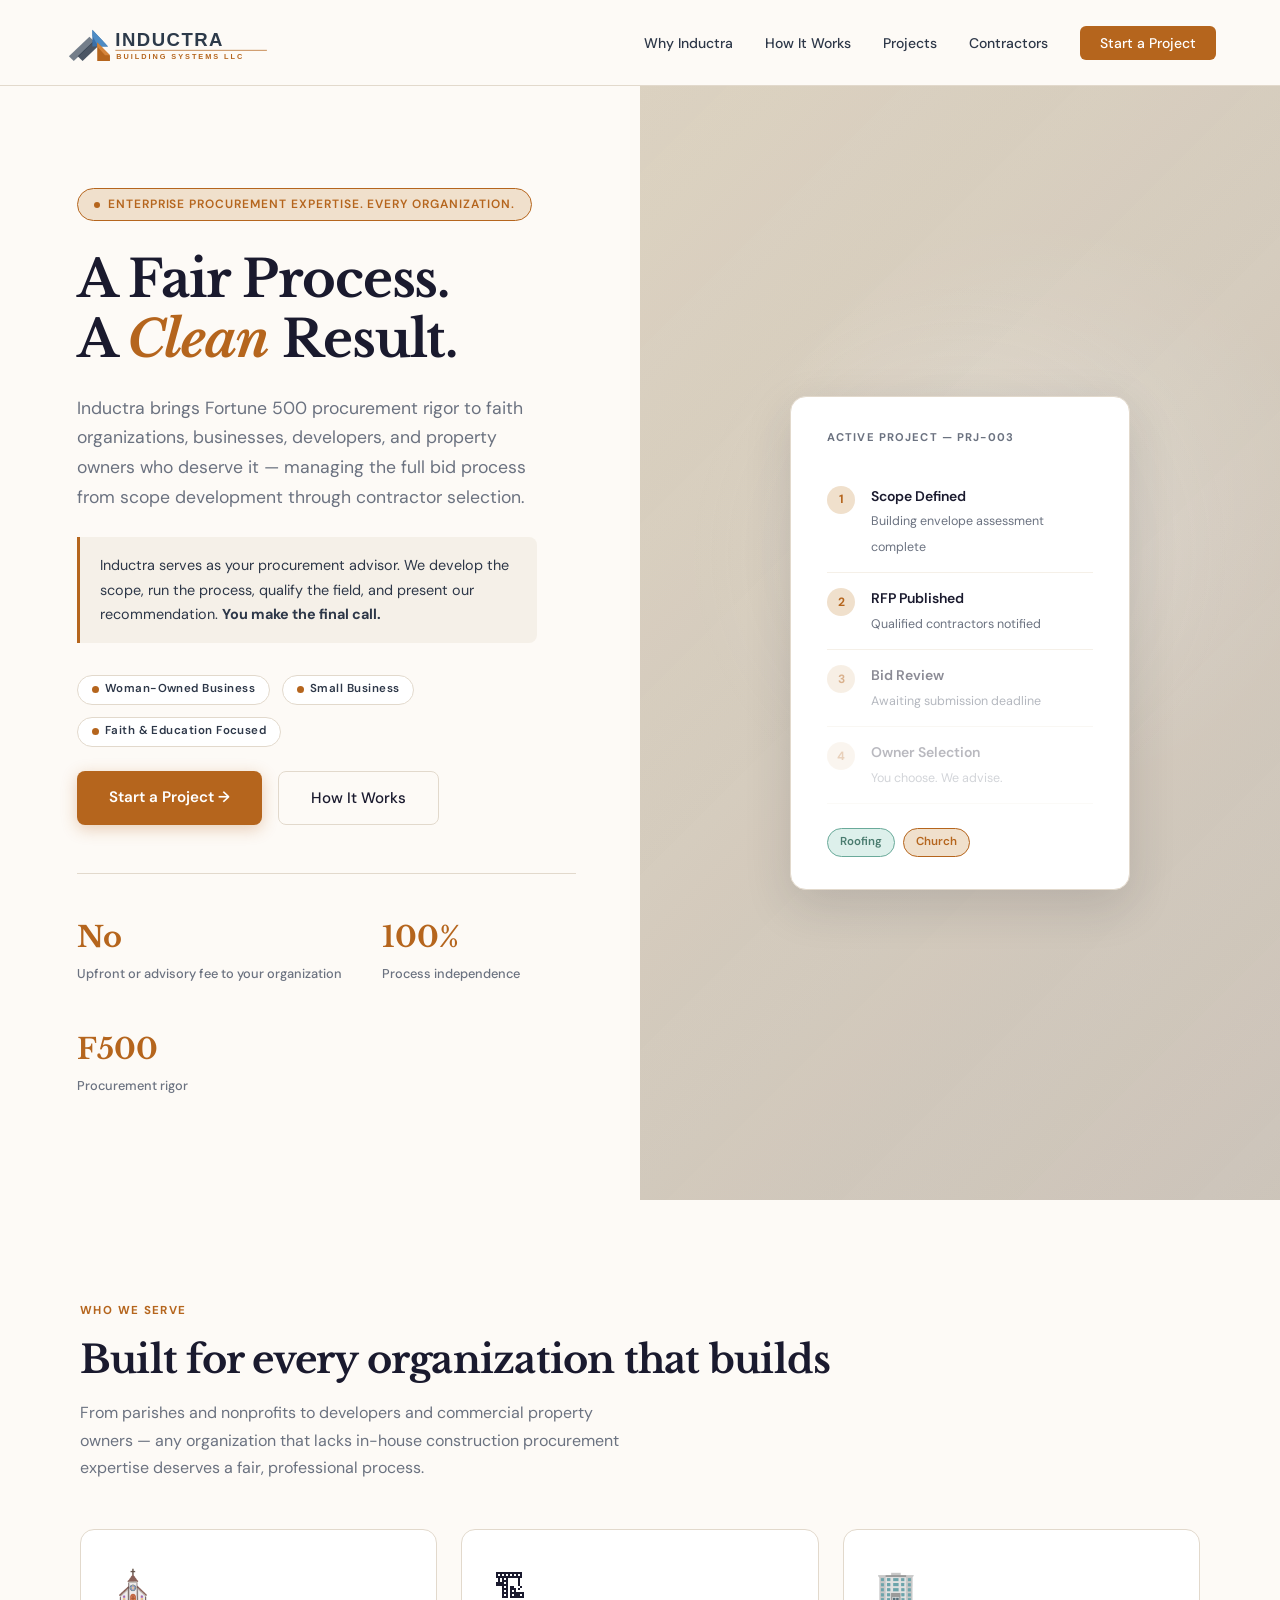
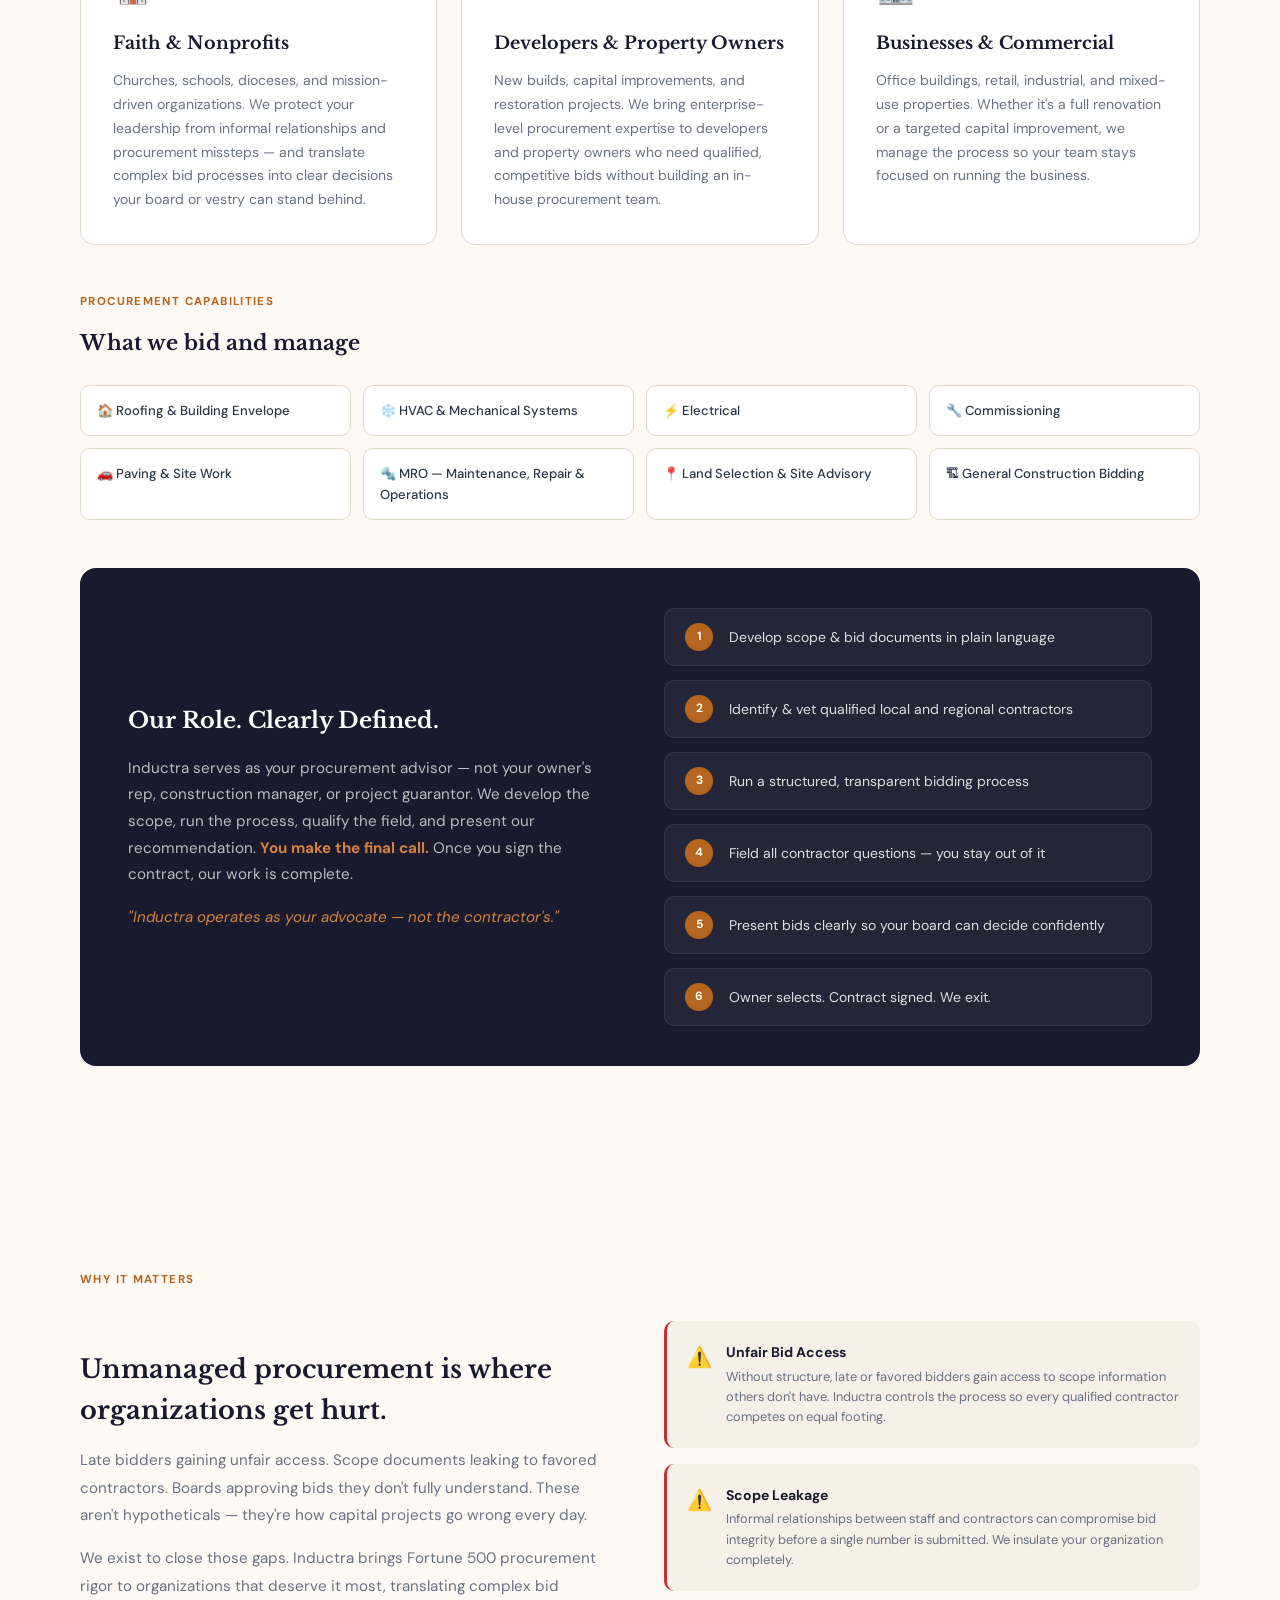
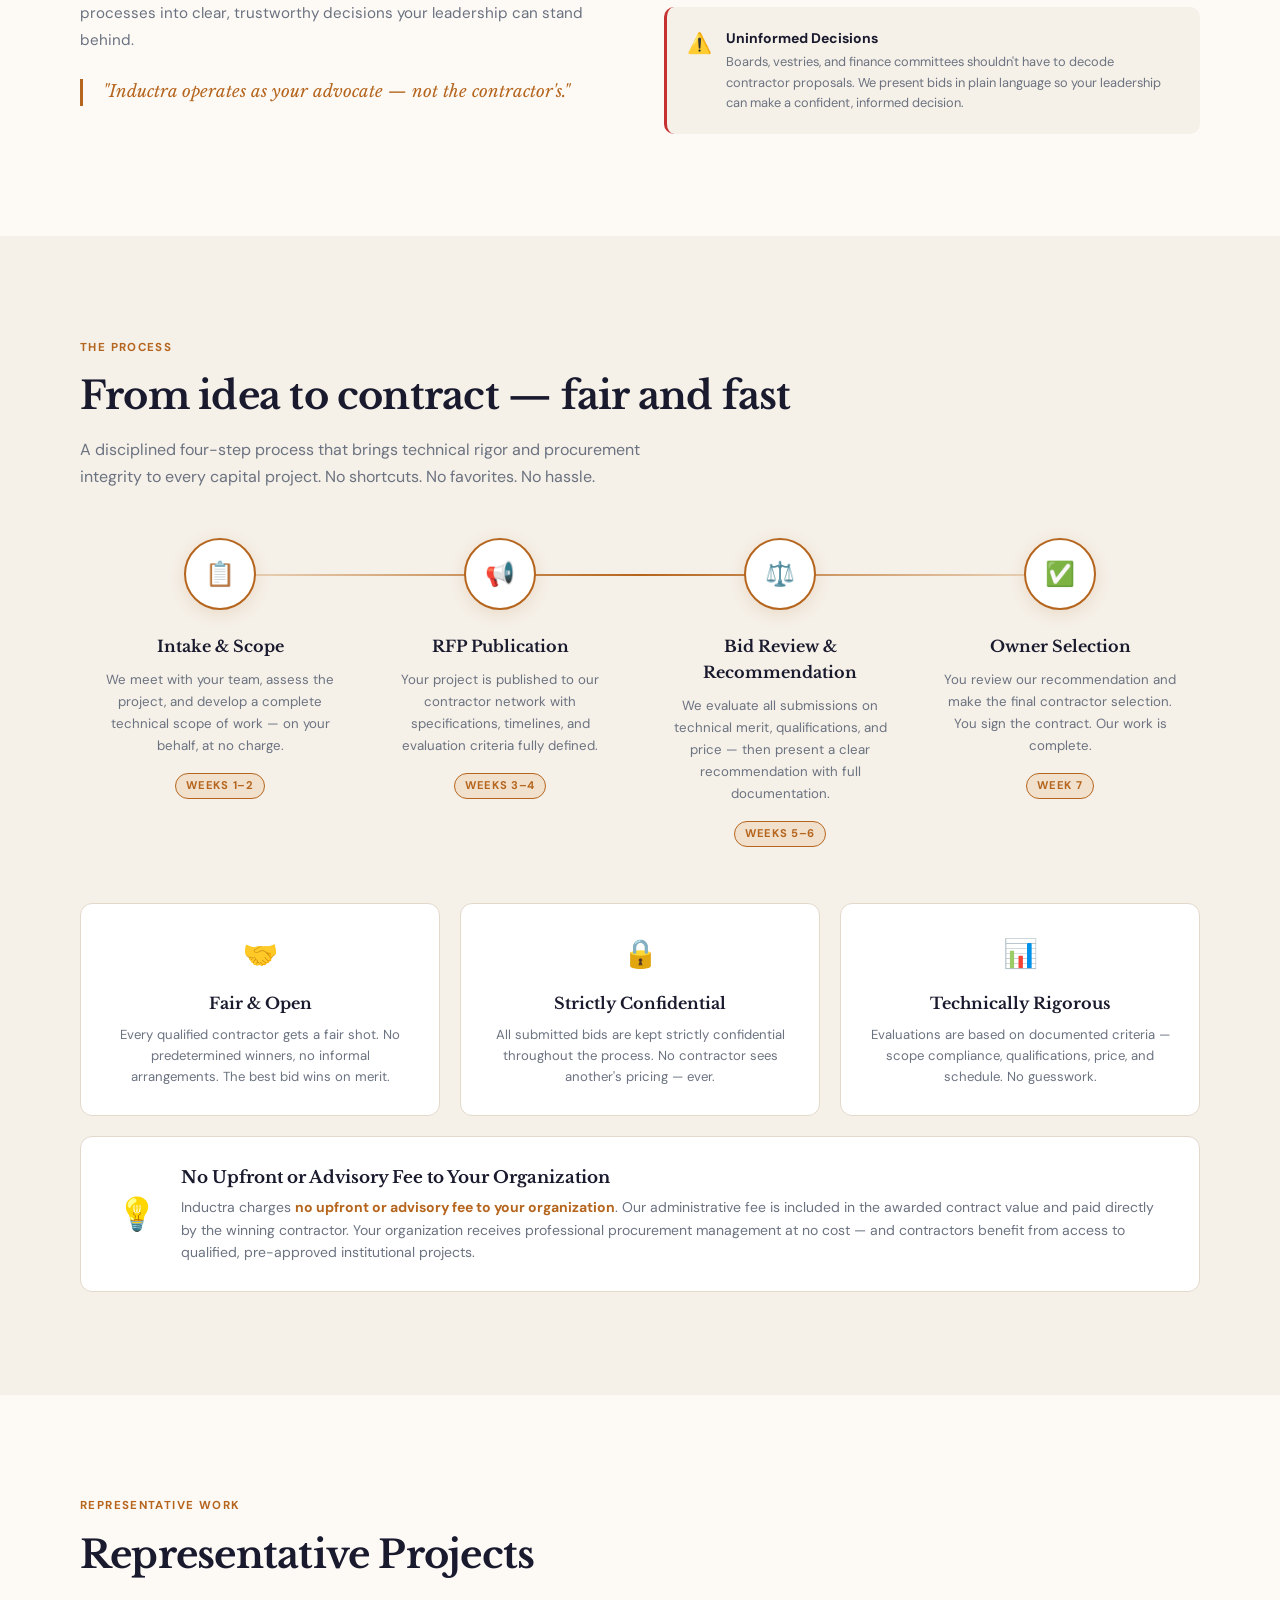
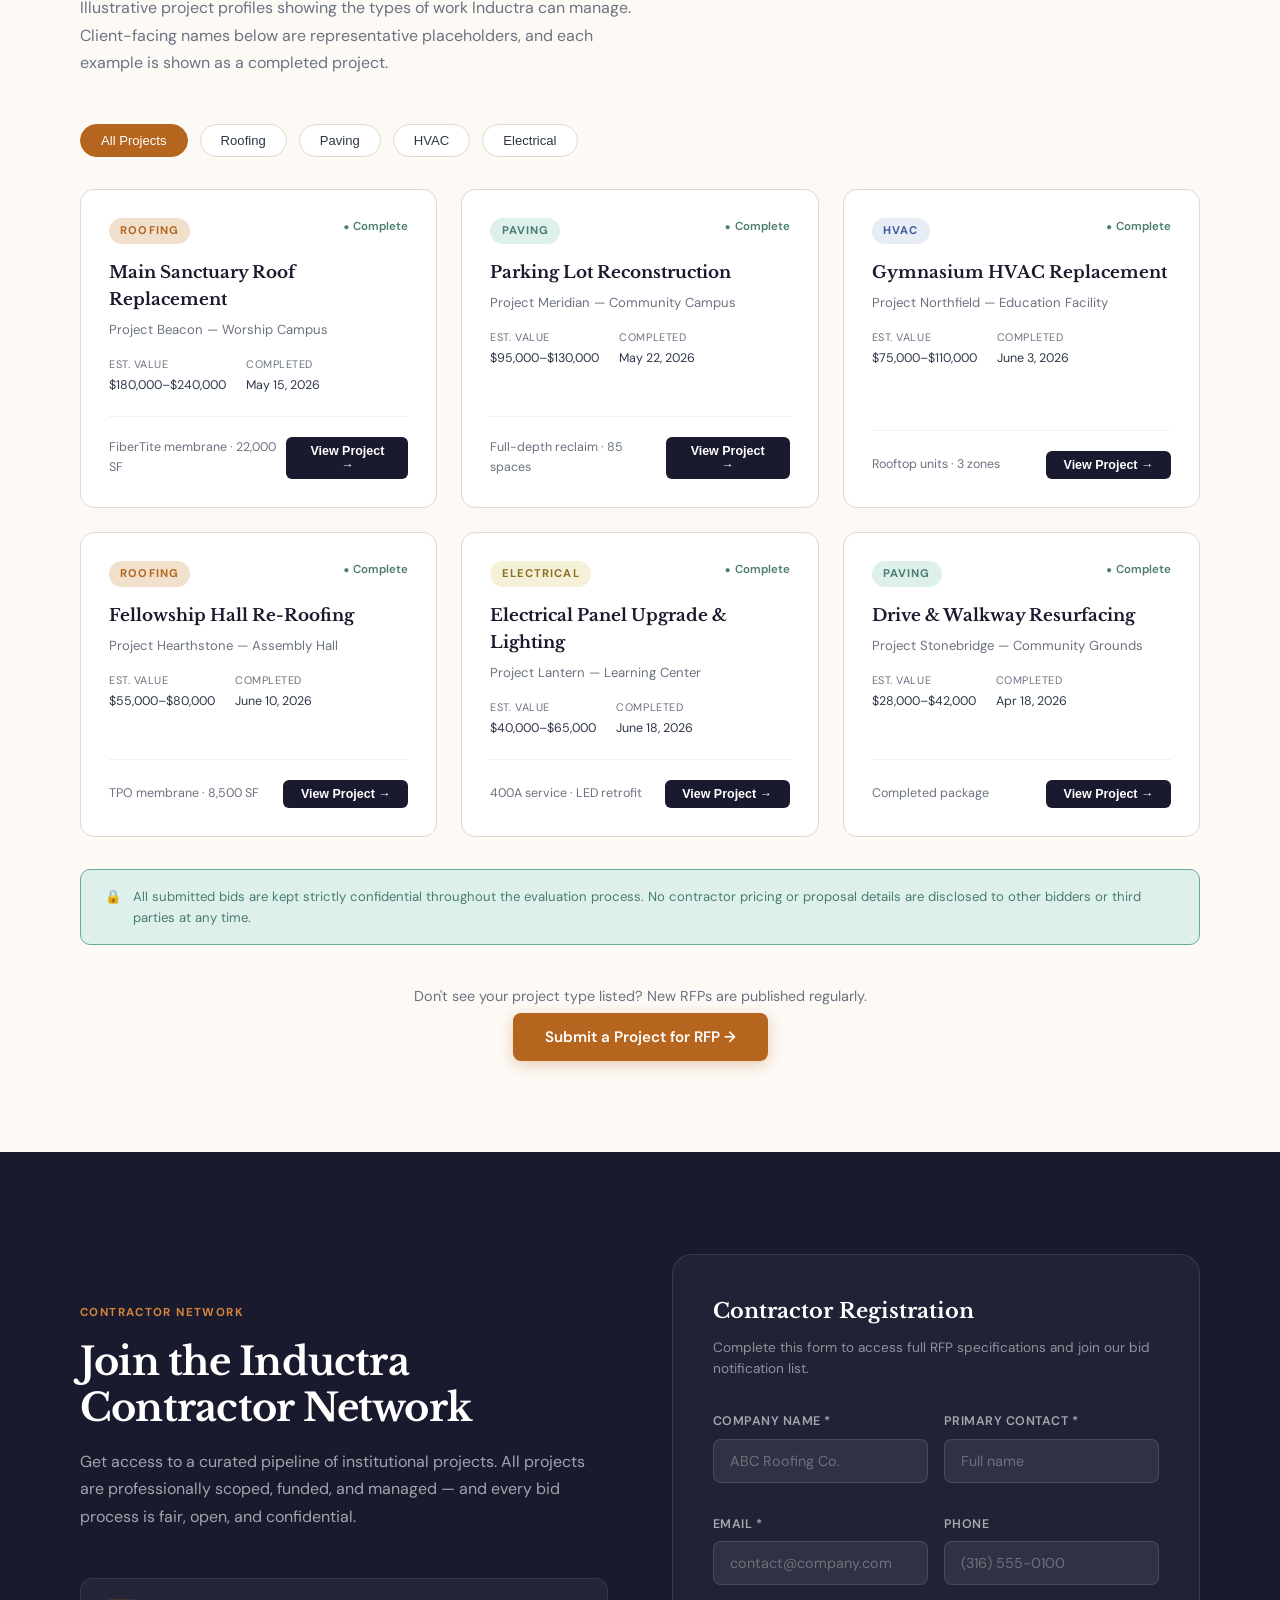
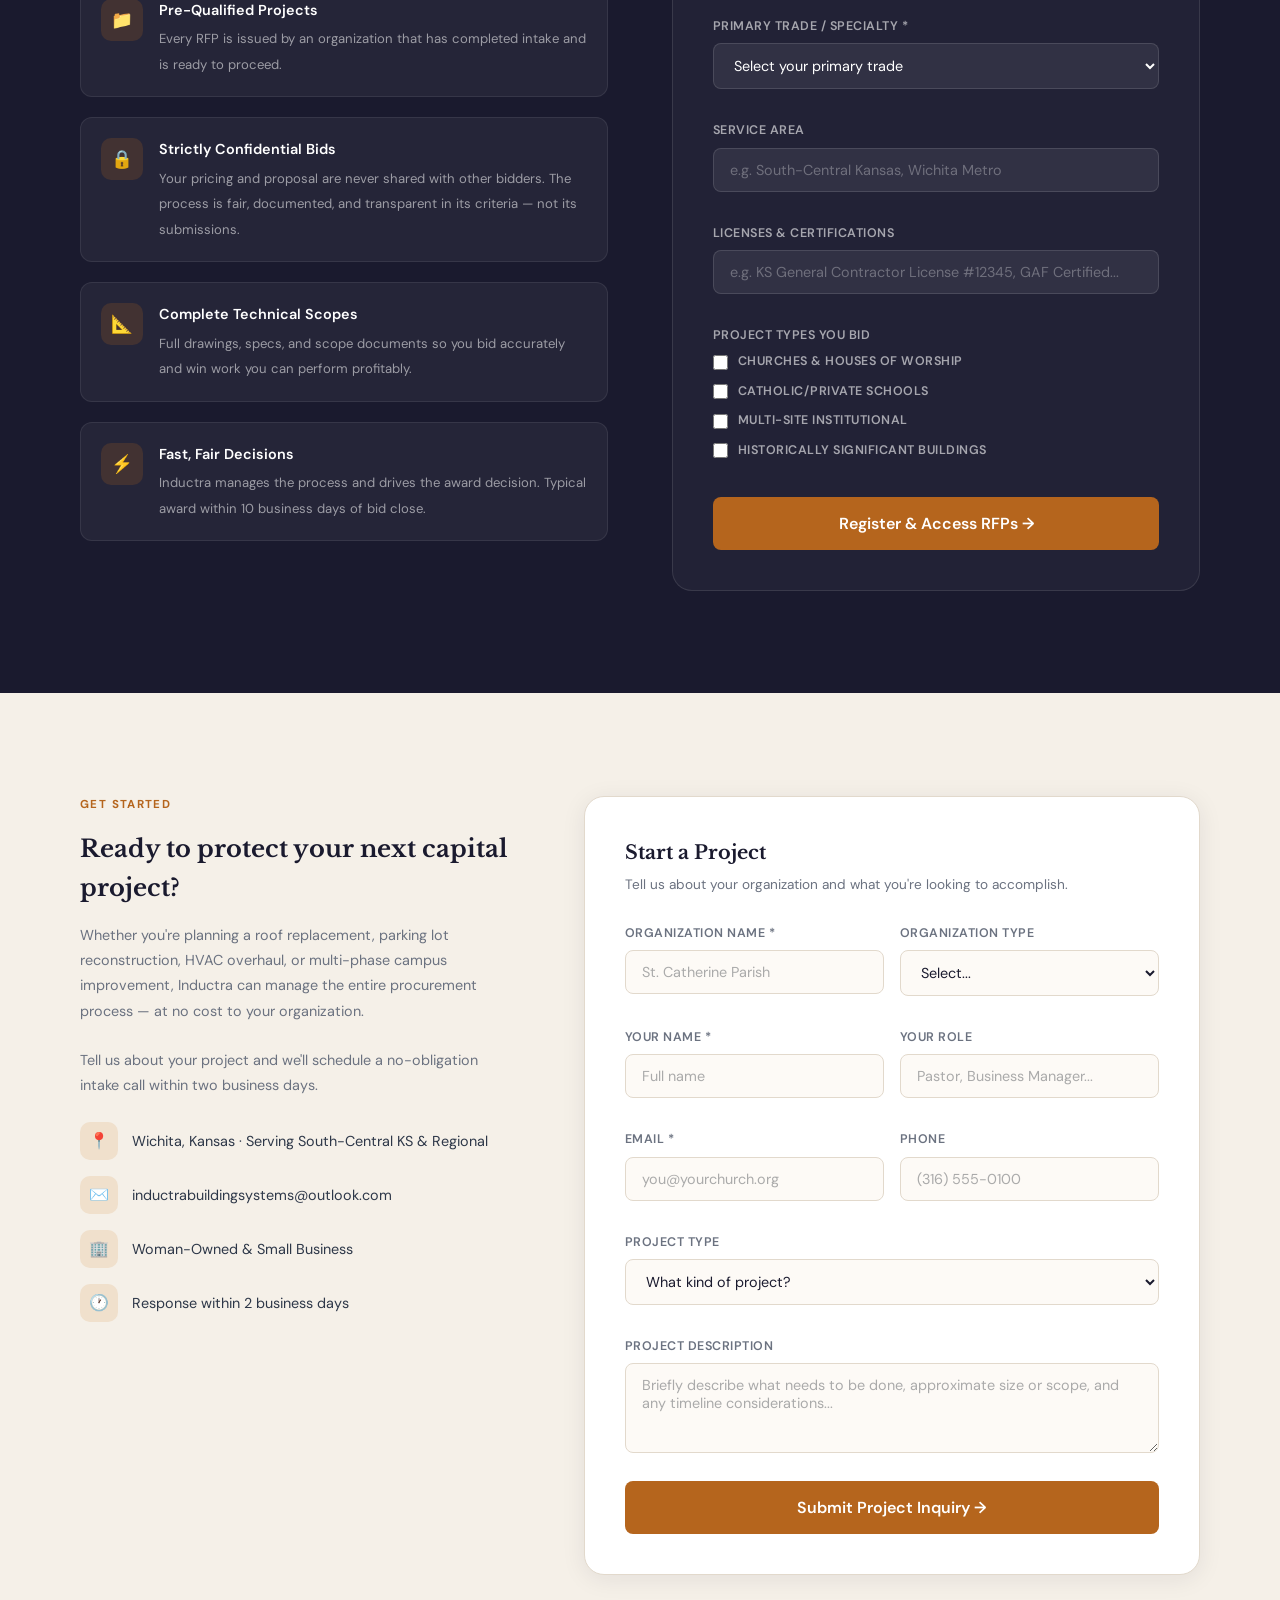
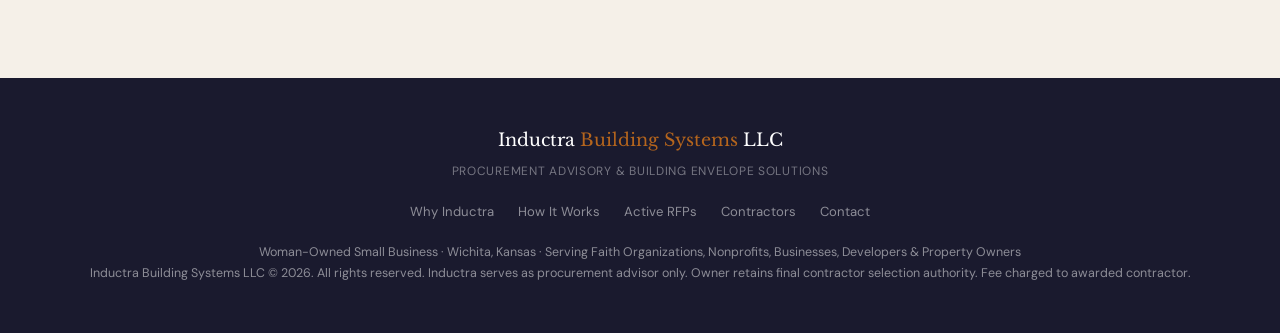
<file: index.html>
<!DOCTYPE html>
<html lang="en">
<head>
<meta charset="UTF-8">
<meta name="viewport" content="width=device-width, initial-scale=1.0">
<title>Inductra Building Systems | Procurement Advisory & Building Envelope Solutions</title>
<link href="https://fonts.googleapis.com/css2?family=Libre+Baskerville:ital,wght@0,400;0,700;1,400&family=DM+Sans:ital,opsz,wght@0,9..40,300;0,9..40,400;0,9..40,500;0,9..40,600;1,9..40,300&display=swap" rel="stylesheet">
<style>
  :root {
    --ink: #1a1a2e;
    --slate: #2d3748;
    --warm-white: #fdfaf6;
    --cream: #f5f0e8;
    --copper: #b5651d;
    --copper-light: #d4843a;
    --copper-pale: #f0e0cc;
    --sage: #4a7c6f;
    --sage-light: #6aaa9a;
    --sage-pale: #ddf0eb;
    --sand: #e8dcc8;
    --text-muted: #6b7280;
    --border: #e2d9cc;
    --shadow: 0 4px 24px rgba(26,26,46,0.08);
    --shadow-lg: 0 16px 48px rgba(26,26,46,0.14);
  }

  *, *::before, *::after { box-sizing: border-box; margin: 0; padding: 0; }
  html { scroll-behavior: smooth; }
  body {
    font-family: 'DM Sans', sans-serif;
    background: var(--warm-white);
    color: var(--ink);
    line-height: 1.6;
    overflow-x: hidden;
  }

  /* ─── NAV ─── */
  nav {
    position: fixed; top: 0; left: 0; right: 0; z-index: 100;
    background: rgba(253,250,246,0.94);
    backdrop-filter: blur(12px);
    border-bottom: 1px solid var(--border);
    padding: 0 clamp(1.5rem, 5vw, 4rem);
    height: 68px;
    display: flex; align-items: center; justify-content: space-between;
  }
  .nav-logo {
    display: flex; align-items: center; gap: 10px;
    text-decoration: none;
  }
  .nav-logo-text {
    display: flex; flex-direction: column;
  }
  .nav-logo-name {
    font-family: 'Libre Baskerville', serif;
    font-size: 1.05rem; font-weight: 700;
    color: var(--ink); letter-spacing: -0.3px;
    line-height: 1.1;
  }
  .nav-logo-name span { color: var(--copper); }
  .nav-logo-sub {
    font-size: 0.6rem; color: var(--text-muted);
    letter-spacing: 0.07em; text-transform: uppercase;
    font-weight: 500;
  }
  .nav-links {
    display: flex; align-items: center; gap: 2rem;
    list-style: none;
  }
  .nav-links a {
    text-decoration: none; color: var(--slate);
    font-size: 0.875rem; font-weight: 500;
    transition: color 0.2s;
  }
  .nav-links a:hover { color: var(--copper); }
  .nav-cta {
    background: var(--copper); color: #fff !important;
    padding: 0.5rem 1.25rem; border-radius: 6px;
    transition: background 0.2s !important;
  }
  .nav-cta:hover { background: var(--copper-light) !important; }

  /* ─── LOGO ─── */
  .nav-logo-text { display: none; }
  .logo-mark svg { height: 54px; width: auto; display: block; }
  nav { height: 86px; padding-top: 0.5rem; padding-bottom: 0.5rem; }

  /* ─── HERO ─── */
  #home {
    min-height: 100vh;
    padding: 86px 0 0;
    display: grid;
    grid-template-columns: 1fr 1fr;
    position: relative;
    overflow: hidden;
  }
  .hero-left {
    padding: clamp(4rem, 8vw, 7rem) clamp(2rem, 5vw, 5rem) clamp(4rem, 8vw, 7rem) clamp(2rem, 6vw, 7rem);
    display: flex; flex-direction: column; justify-content: center;
    position: relative; z-index: 2;
  }
  .hero-eyebrow {
    display: inline-flex; align-items: center; gap: 8px;
    background: var(--copper-pale); border: 1px solid var(--copper);
    color: var(--copper); border-radius: 100px;
    padding: 0.35rem 1rem; font-size: 0.75rem; font-weight: 600;
    letter-spacing: 0.08em; text-transform: uppercase;
    margin-bottom: 1.75rem; width: fit-content;
    opacity: 0; animation: fadeUp 0.7s 0.1s forwards;
  }
  .hero-eyebrow::before {
    content: ''; width: 6px; height: 6px;
    background: var(--copper); border-radius: 50%;
  }
  .hero-h1 {
    font-family: 'Libre Baskerville', serif;
    font-size: clamp(2.4rem, 4vw, 3.6rem);
    line-height: 1.18; letter-spacing: -0.02em;
    color: var(--ink); margin-bottom: 1.5rem;
    opacity: 0; animation: fadeUp 0.7s 0.2s forwards;
  }
  .hero-h1 em { color: var(--copper); font-style: italic; }
  .hero-sub {
    font-size: 1.1rem; line-height: 1.7;
    color: var(--text-muted); max-width: 460px;
    margin-bottom: 1.5rem;
    opacity: 0; animation: fadeUp 0.7s 0.35s forwards;
  }
  .hero-role-statement {
    background: var(--cream); border-left: 3px solid var(--copper);
    padding: 1rem 1.25rem; border-radius: 0 8px 8px 0;
    font-size: 0.9rem; color: var(--slate); line-height: 1.7;
    margin-bottom: 2rem; max-width: 460px;
    opacity: 0; animation: fadeUp 0.7s 0.4s forwards;
  }
  .hero-actions {
    display: flex; gap: 1rem; flex-wrap: wrap;
    opacity: 0; animation: fadeUp 0.7s 0.45s forwards;
  }
  .btn-primary {
    background: var(--copper); color: #fff;
    padding: 0.875rem 2rem; border-radius: 8px;
    font-size: 0.95rem; font-weight: 600;
    text-decoration: none; border: none; cursor: pointer;
    transition: background 0.2s, transform 0.15s, box-shadow 0.2s;
    box-shadow: 0 4px 16px rgba(181,101,29,0.3);
  }
  .btn-primary:hover { background: var(--copper-light); transform: translateY(-1px); box-shadow: 0 6px 20px rgba(181,101,29,0.4); }
  .btn-secondary {
    background: transparent; color: var(--ink);
    padding: 0.875rem 2rem; border-radius: 8px;
    font-size: 0.95rem; font-weight: 500;
    text-decoration: none; border: 1.5px solid var(--border);
    cursor: pointer; transition: border-color 0.2s, background 0.2s;
  }
  .btn-secondary:hover { border-color: var(--copper); background: var(--copper-pale); }

  .hero-stats {
    display: flex; gap: 2.5rem; margin-top: 3rem; padding-top: 2.5rem;
    border-top: 1px solid var(--border);
    opacity: 0; animation: fadeUp 0.7s 0.55s forwards;
    flex-wrap: wrap;
  }
  .stat-num {
    font-family: 'Libre Baskerville', serif;
    font-size: 1.8rem; font-weight: 700; color: var(--copper);
    display: block;
  }
  .stat-label { font-size: 0.8rem; color: var(--text-muted); font-weight: 500; }

  .hero-right {
    position: relative; overflow: hidden;
    display: flex; align-items: center; justify-content: center;
    background: #e8dfd0;
  }
  .hero-right-bg {
    position: absolute; inset: 0; z-index: 0;
    overflow: hidden;
    background:
      radial-gradient(circle at 62% 38%, rgba(255,255,255,0.32), transparent 36%),
      linear-gradient(135deg, #d9cfbd 0%, #efe5d5 100%);
    pointer-events: none;
  }
  .project-slide {
    position: absolute; inset: 0;
    opacity: 0;
    transform: scale(1.04);
    animation: projectFade 40s infinite ease-in-out;
    will-change: opacity, transform;
  }
  .project-slide:nth-child(1) { animation-delay: 0s; animation-name: projectFadeFirst; }
  .project-slide:nth-child(2) { animation-delay: 5s; }
  .project-slide:nth-child(3) { animation-delay: 10s; }
  .project-slide:nth-child(4) { animation-delay: 15s; }
  .project-slide:nth-child(5) { animation-delay: 20s; }
  .project-slide:nth-child(6) { animation-delay: 25s; }
  .project-slide:nth-child(7) { animation-delay: 30s; }
  .project-slide:nth-child(8) { animation-delay: 35s; }
  .project-scene {
    position: absolute; inset: 0;
    width: 100%; height: 100%;
    border: none; border-radius: 0; overflow: hidden;
    box-shadow: none; background: transparent;
    backdrop-filter: none; transform: none;
  }
  .project-scene svg { width: 100%; height: 100%; display: block; opacity: 0.97; }
  .project-label {
    position: absolute;
    left: clamp(1.25rem, 4vw, 2.5rem);
    top: clamp(1.25rem, 4vw, 2.5rem);
    background: rgba(253,250,246,0.90);
    border: 1px solid rgba(181,101,29,0.35);
    border-radius: 999px;
    color: var(--ink);
    font-size: 0.76rem; font-weight: 700;
    letter-spacing: 0.08em; text-transform: uppercase;
    padding: 0.55rem 0.95rem;
    box-shadow: 0 8px 28px rgba(26,26,46,0.12);
  }
  @keyframes projectFadeFirst {
    0%   { opacity: 1; transform: scale(1); }
    10%  { opacity: 1; transform: scale(1.02); }
    12%  { opacity: 0; transform: scale(1.04); }
    100% { opacity: 0; transform: scale(1.04); }
  }
  @keyframes projectFade {
    0%   { opacity: 0; transform: scale(1.04); }
    2%   { opacity: 1; transform: scale(1); }
    10%  { opacity: 1; transform: scale(1.02); }
    12%  { opacity: 0; transform: scale(1.04); }
    100% { opacity: 0; transform: scale(1.04); }
  }
  @media (prefers-reduced-motion: reduce) {
    .project-slide { animation: none; }
    .project-slide:first-child { opacity: 1; transform: scale(1); }
  }
  .hero-right::after {
    content: '';
    position: absolute; inset: 0; z-index: 1;
    background:
      radial-gradient(circle at 50% 42%, rgba(253,250,246,0.08), transparent 38%),
      linear-gradient(135deg, rgba(232,223,208,0.20) 0%, rgba(26,26,46,0.16) 100%);
  }
  .hero-right::before { display: none; }
  .hero-visual {
    position: relative; z-index: 2;
    padding: 3rem;
    opacity: 0; animation: fadeIn 1s 0.6s forwards;
  }
  .process-card {
    background: #fff; border-radius: 16px;
    box-shadow: var(--shadow-lg);
    padding: 2rem 2.25rem; width: 340px;
    border: 1px solid var(--border);
  }
  .process-card-title {
    font-size: 0.7rem; font-weight: 700; letter-spacing: 0.1em;
    text-transform: uppercase; color: var(--text-muted);
    margin-bottom: 1.5rem;
  }
  .process-step {
    display: flex; align-items: flex-start; gap: 1rem;
    padding: 0.875rem 0;
    border-bottom: 1px solid var(--cream);
  }
  .process-step:last-child { border-bottom: none; padding-bottom: 0; }
  .step-num {
    width: 28px; height: 28px; border-radius: 50%;
    background: var(--copper-pale); color: var(--copper);
    font-size: 0.75rem; font-weight: 700;
    display: flex; align-items: center; justify-content: center;
    flex-shrink: 0; margin-top: 1px;
  }
  .step-text strong { display: block; font-size: 0.875rem; font-weight: 600; color: var(--ink); }
  .step-text span { font-size: 0.78rem; color: var(--text-muted); }
  .badge-row { display: flex; gap: 0.5rem; margin-top: 1.5rem; }
  .badge {
    background: var(--sage-pale); color: var(--sage);
    border: 1px solid var(--sage-light);
    padding: 0.25rem 0.75rem; border-radius: 100px;
    font-size: 0.72rem; font-weight: 600;
  }
  .badge.copper { background: var(--copper-pale); color: var(--copper); border-color: var(--copper); }

  /* ─── SECTION BASE ─── */
  section { padding: clamp(4rem, 8vw, 7rem) clamp(1.5rem, 5vw, 4rem); }
  .section-inner { max-width: 1120px; margin: 0 auto; }
  .section-eyebrow {
    font-size: 0.72rem; font-weight: 700; letter-spacing: 0.12em;
    text-transform: uppercase; color: var(--copper);
    margin-bottom: 1rem;
  }
  .section-h2 {
    font-family: 'Libre Baskerville', serif;
    font-size: clamp(1.9rem, 3vw, 2.7rem);
    line-height: 1.22; letter-spacing: -0.02em;
    color: var(--ink); margin-bottom: 1rem;
  }
  .section-sub {
    font-size: 1rem; color: var(--text-muted);
    max-width: 560px; line-height: 1.7;
    margin-bottom: 3rem;
  }

  /* ─── DESIGNATIONS ─── */
  .designations-row {
    display: flex; gap: 0.75rem; flex-wrap: wrap;
    margin-bottom: 1.5rem;
    opacity: 0; animation: fadeUp 0.7s 0.5s forwards;
  }
  .designation-badge {
    display: inline-flex; align-items: center; gap: 6px;
    background: #fff; border: 1px solid var(--border);
    border-radius: 100px; padding: 0.3rem 0.875rem;
    font-size: 0.72rem; font-weight: 600;
    color: var(--slate); letter-spacing: 0.04em;
  }
  .designation-badge .dot {
    width: 7px; height: 7px; border-radius: 50%;
    background: var(--copper); flex-shrink: 0;
  }

  /* ─── THREE AUDIENCE CARDS ─── */
  .three-audience-grid {
    display: grid; grid-template-columns: repeat(3, 1fr);
    gap: 1.5rem; margin-top: 2.5rem;
  }
  .three-card {
    background: #fff; border: 1px solid var(--border);
    border-radius: 14px; padding: 2rem;
    transition: box-shadow 0.3s, transform 0.3s;
  }
  .three-card:hover { box-shadow: var(--shadow-lg); transform: translateY(-3px); }
  .three-card-icon { font-size: 2rem; margin-bottom: 1rem; display: block; }
  .three-card h3 {
    font-family: 'Libre Baskerville', serif;
    font-size: 1.1rem; margin-bottom: 0.75rem; color: var(--ink);
  }
  .three-card p { font-size: 0.875rem; color: var(--text-muted); line-height: 1.7; }

  /* ─── CAPABILITIES ─── */
  .capabilities-section { margin-top: 1rem; }
  .capabilities-title {
    font-family: 'Libre Baskerville', serif;
    font-size: 1.3rem; color: var(--ink); margin-bottom: 1.5rem;
  }
  .capabilities-grid {
    display: grid; grid-template-columns: repeat(4, 1fr);
    gap: 0.75rem;
  }
  .cap-item {
    background: #fff; border: 1px solid var(--border);
    border-radius: 10px; padding: 0.875rem 1rem;
    font-size: 0.82rem; color: var(--slate); font-weight: 500;
    transition: border-color 0.2s, background 0.2s;
  }
  .cap-item:hover { border-color: var(--copper); background: var(--copper-pale); }

  /* ─── WHY INDUCTRA ─── */
  .why-grid {
    display: grid; grid-template-columns: 1fr 1fr;
    gap: 3rem; align-items: center; margin-top: 2rem;
  }
  .why-left h3 {
    font-family: 'Libre Baskerville', serif;
    font-size: 1.6rem; margin-bottom: 1rem; color: var(--ink);
  }
  .why-left p { font-size: 0.95rem; color: var(--text-muted); line-height: 1.8; margin-bottom: 1rem; }
  .why-left blockquote {
    border-left: 3px solid var(--copper); padding-left: 1.25rem;
    font-family: 'Libre Baskerville', serif; font-style: italic;
    font-size: 1.05rem; color: var(--copper); margin-top: 1.5rem;
  }
  .why-risks { display: flex; flex-direction: column; gap: 1rem; }
  .why-risk {
    background: var(--cream); border-radius: 10px;
    padding: 1.25rem; border-left: 3px solid #c53030;
    display: flex; gap: 0.875rem; align-items: flex-start;
  }
  .why-risk-icon { font-size: 1.25rem; flex-shrink: 0; }
  .why-risk h4 { font-size: 0.875rem; font-weight: 700; color: var(--ink); margin-bottom: 0.2rem; }
  .why-risk p { font-size: 0.8rem; color: var(--text-muted); line-height: 1.6; }

  @media (max-width: 900px) {
    .three-audience-grid { grid-template-columns: 1fr; }
    .capabilities-grid { grid-template-columns: 1fr 1fr; }
    .why-grid { grid-template-columns: 1fr; }
  }

  /* ─── VALUE PROPS ─── */
  #about { background: var(--warm-white); }
  .audience-grid {
    display: grid; grid-template-columns: 1fr 1fr;
    gap: 2rem; margin-top: 3rem;
  }
  .audience-card {
    background: #fff; border: 1px solid var(--border);
    border-radius: 16px; padding: 2.5rem;
    position: relative; overflow: hidden;
    transition: box-shadow 0.3s, transform 0.3s;
  }
  .audience-card:hover { box-shadow: var(--shadow-lg); transform: translateY(-3px); }
  .audience-card::before {
    content: '';
    position: absolute; top: 0; left: 0; right: 0; height: 4px;
  }
  .audience-card.faith::before { background: var(--copper); }
  .audience-card.contractor::before { background: var(--sage); }
  .audience-icon {
    width: 52px; height: 52px; border-radius: 12px;
    display: flex; align-items: center; justify-content: center;
    font-size: 1.5rem; margin-bottom: 1.5rem;
  }
  .faith .audience-icon { background: var(--copper-pale); }
  .contractor .audience-icon { background: var(--sage-pale); }
  .audience-card h3 {
    font-family: 'Libre Baskerville', serif;
    font-size: 1.3rem; margin-bottom: 0.75rem; color: var(--ink);
  }
  .audience-card p { font-size: 0.9rem; color: var(--text-muted); line-height: 1.7; margin-bottom: 1.5rem; }
  .benefit-list { list-style: none; display: flex; flex-direction: column; gap: 0.6rem; }
  .benefit-list li {
    display: flex; align-items: flex-start; gap: 0.6rem;
    font-size: 0.875rem; color: var(--slate);
  }
  .benefit-list li::before {
    content: '✓'; font-weight: 700; font-size: 0.75rem;
    width: 18px; height: 18px; border-radius: 50%;
    display: flex; align-items: center; justify-content: center;
    flex-shrink: 0; margin-top: 1px;
  }
  .faith .benefit-list li::before { background: var(--copper-pale); color: var(--copper); }
  .contractor .benefit-list li::before { background: var(--sage-pale); color: var(--sage); }

  /* ─── ROLE STATEMENT PANEL ─── */
  .role-panel {
    background: var(--ink); border-radius: 16px;
    padding: 2.5rem 3rem; margin-top: 3rem;
    display: grid; grid-template-columns: 1fr 1fr; gap: 3rem;
    align-items: center;
  }
  .role-panel h3 {
    font-family: 'Libre Baskerville', serif;
    font-size: 1.4rem; color: #fff; margin-bottom: 1rem;
  }
  .role-panel p { font-size: 0.95rem; color: rgba(255,255,255,0.7); line-height: 1.75; }
  .role-panel p strong { color: var(--copper-light); }
  .role-steps { display: flex; flex-direction: column; gap: 0.875rem; }
  .role-step {
    display: flex; align-items: center; gap: 1rem;
    background: rgba(255,255,255,0.05); border-radius: 10px;
    padding: 0.875rem 1.25rem; border: 1px solid rgba(255,255,255,0.08);
  }
  .role-step-num {
    width: 28px; height: 28px; border-radius: 50%;
    background: var(--copper); color: #fff;
    font-size: 0.75rem; font-weight: 700;
    display: flex; align-items: center; justify-content: center;
    flex-shrink: 0;
  }
  .role-step span { font-size: 0.875rem; color: rgba(255,255,255,0.85); }

  /* ─── HOW IT WORKS ─── */
  #how-it-works { background: var(--cream); }
  .steps-grid {
    display: grid; grid-template-columns: repeat(4, 1fr);
    gap: 0; position: relative;
  }
  .steps-grid::before {
    content: '';
    position: absolute; top: 36px; left: 10%; right: 10%; height: 2px;
    background: linear-gradient(90deg, var(--copper-pale), var(--copper), var(--copper-pale));
    z-index: 0;
  }
  .how-step {
    padding: 0 1.5rem; position: relative; z-index: 1;
    text-align: center;
    opacity: 0; animation: fadeUp 0.6s forwards;
  }
  .how-step:nth-child(1) { animation-delay: 0.1s; }
  .how-step:nth-child(2) { animation-delay: 0.25s; }
  .how-step:nth-child(3) { animation-delay: 0.4s; }
  .how-step:nth-child(4) { animation-delay: 0.55s; }
  .step-circle {
    width: 72px; height: 72px; border-radius: 50%;
    background: #fff; border: 2px solid var(--copper);
    display: flex; align-items: center; justify-content: center;
    margin: 0 auto 1.5rem; font-size: 1.5rem;
    box-shadow: 0 4px 16px rgba(181,101,29,0.15);
  }
  .how-step h4 {
    font-family: 'Libre Baskerville', serif;
    font-size: 1rem; margin-bottom: 0.6rem; color: var(--ink);
  }
  .how-step p { font-size: 0.83rem; color: var(--text-muted); line-height: 1.65; }
  .how-step .step-tag {
    display: inline-block; margin-top: 1rem;
    background: var(--copper-pale); color: var(--copper);
    border: 1px solid var(--copper); padding: 0.2rem 0.65rem;
    border-radius: 100px; font-size: 0.7rem; font-weight: 700;
    letter-spacing: 0.06em; text-transform: uppercase;
  }

  /* ─── BIDDING PRINCIPLES ─── */
  .bidding-principles {
    margin-top: 3.5rem; display: grid;
    grid-template-columns: repeat(3, 1fr); gap: 1.25rem;
  }
  .principle-card {
    background: #fff; border: 1px solid var(--border);
    border-radius: 12px; padding: 1.75rem;
    text-align: center;
  }
  .principle-icon { font-size: 1.75rem; margin-bottom: 0.875rem; display: block; }
  .principle-card h4 {
    font-family: 'Libre Baskerville', serif;
    font-size: 1rem; margin-bottom: 0.5rem; color: var(--ink);
  }
  .principle-card p { font-size: 0.82rem; color: var(--text-muted); line-height: 1.6; }

  .fee-note {
    margin-top: 1.25rem; background: #fff;
    border: 1px solid var(--border); border-radius: 12px;
    padding: 1.75rem 2.25rem;
    display: flex; align-items: center; gap: 1.5rem;
  }
  .fee-icon { font-size: 2rem; flex-shrink: 0; }
  .fee-note h4 {
    font-family: 'Libre Baskerville', serif;
    font-size: 1.05rem; margin-bottom: 0.25rem; color: var(--ink);
  }
  .fee-note p { font-size: 0.875rem; color: var(--text-muted); line-height: 1.6; }
  .fee-note strong { color: var(--copper); }

  /* ─── ACTIVE RFPs ─── */
  #rfps { background: var(--warm-white); }
  .rfp-filters {
    display: flex; gap: 0.75rem; margin-bottom: 2rem; flex-wrap: wrap;
  }
  .filter-btn {
    padding: 0.5rem 1.25rem; border-radius: 100px;
    border: 1.5px solid var(--border);
    background: #fff; color: var(--slate);
    font-size: 0.82rem; font-weight: 500; cursor: pointer;
    transition: all 0.2s;
  }
  .filter-btn.active, .filter-btn:hover {
    background: var(--copper); border-color: var(--copper); color: #fff;
  }
  .rfp-grid { display: grid; grid-template-columns: repeat(3, 1fr); gap: 1.5rem; }
  .rfp-card {
    background: #fff; border: 1px solid var(--border);
    border-radius: 14px; padding: 1.75rem;
    transition: box-shadow 0.25s, transform 0.25s;
    display: flex; flex-direction: column;
  }
  .rfp-card:hover { box-shadow: var(--shadow-lg); transform: translateY(-2px); }
  .rfp-header { display: flex; justify-content: space-between; align-items: flex-start; margin-bottom: 1rem; }
  .rfp-category {
    font-size: 0.7rem; font-weight: 700; letter-spacing: 0.1em;
    text-transform: uppercase; padding: 0.25rem 0.7rem; border-radius: 100px;
  }
  .cat-roofing { background: var(--copper-pale); color: var(--copper); }
  .cat-paving { background: var(--sage-pale); color: var(--sage); }
  .cat-hvac { background: #e8edf5; color: #3b5b9c; }
  .cat-electrical { background: #f5f0d8; color: #8a7020; }
  .rfp-status { font-size: 0.72rem; font-weight: 600; display: flex; align-items: center; gap: 4px; }
  .status-open { color: var(--sage); }
  .status-open::before { content: '●'; font-size: 0.6rem; }
  .status-closed { color: var(--text-muted); }
  .status-closed::before { content: '●'; font-size: 0.6rem; }
  .status-complete { color: var(--sage); }
  .status-complete::before { content: '●'; font-size: 0.6rem; }
  .rfp-card h4 {
    font-family: 'Libre Baskerville', serif;
    font-size: 1.05rem; margin-bottom: 0.35rem; color: var(--ink);
  }
  .rfp-org { font-size: 0.82rem; color: var(--text-muted); margin-bottom: 1rem; }
  .rfp-meta { display: flex; gap: 1.25rem; margin-bottom: 1.25rem; }
  .rfp-meta-item { font-size: 0.78rem; color: var(--slate); }
  .rfp-meta-item span { display: block; font-size: 0.68rem; color: var(--text-muted); text-transform: uppercase; letter-spacing: 0.05em; margin-bottom: 2px; }
  .rfp-card-footer { margin-top: auto; padding-top: 1.25rem; border-top: 1px solid var(--cream); display: flex; justify-content: space-between; align-items: center; }
  .rfp-scope { font-size: 0.78rem; color: var(--text-muted); }
  .btn-rfp {
    background: var(--ink); color: #fff;
    padding: 0.45rem 1.1rem; border-radius: 6px;
    font-size: 0.78rem; font-weight: 600; text-decoration: none;
    border: none; cursor: pointer; transition: background 0.2s;
  }
  .btn-rfp:hover { background: var(--copper); }
  .rfp-cta-row { margin-top: 2.5rem; text-align: center; }
  .rfp-cta-row p { font-size: 0.9rem; color: var(--text-muted); margin-bottom: 1rem; }

  /* ─── CONFIDENTIALITY NOTICE ─── */
  .confidentiality-notice {
    background: var(--sage-pale); border: 1px solid var(--sage-light);
    border-radius: 10px; padding: 1rem 1.5rem;
    display: flex; align-items: flex-start; gap: 0.75rem;
    margin-top: 2rem; font-size: 0.82rem; color: var(--sage);
    line-height: 1.6;
  }
  .confidentiality-notice::before { content: '🔒'; flex-shrink: 0; }

  /* ─── CONTRACTOR PORTAL ─── */
  #contractors { background: var(--ink); color: #fff; }
  #contractors .section-eyebrow { color: var(--copper-light); }
  #contractors .section-h2 { color: #fff; }
  #contractors .section-sub { color: rgba(255,255,255,0.6); }
  .contractor-layout { display: grid; grid-template-columns: 1fr 1fr; gap: 4rem; align-items: center; }
  .contractor-perks { display: flex; flex-direction: column; gap: 1.25rem; margin-top: 2rem; }
  .perk-row {
    display: flex; align-items: flex-start; gap: 1rem;
    background: rgba(255,255,255,0.05); border-radius: 12px;
    padding: 1.25rem; border: 1px solid rgba(255,255,255,0.08);
  }
  .perk-icon {
    width: 42px; height: 42px; border-radius: 10px;
    background: rgba(181,101,29,0.2); color: var(--copper-light);
    display: flex; align-items: center; justify-content: center;
    font-size: 1.1rem; flex-shrink: 0;
  }
  .perk-text strong { display: block; font-size: 0.9rem; font-weight: 600; margin-bottom: 0.2rem; }
  .perk-text span { font-size: 0.82rem; color: rgba(255,255,255,0.55); line-height: 1.5; }

  .reg-form {
    background: rgba(255,255,255,0.04);
    border: 1px solid rgba(255,255,255,0.1);
    border-radius: 20px; padding: 2.5rem;
  }
  .reg-form h3 {
    font-family: 'Libre Baskerville', serif;
    font-size: 1.3rem; margin-bottom: 0.5rem; color: #fff;
  }
  .reg-form p { font-size: 0.85rem; color: rgba(255,255,255,0.5); margin-bottom: 2rem; }
  .form-row { display: grid; grid-template-columns: 1fr 1fr; gap: 1rem; }
  .form-group { display: flex; flex-direction: column; gap: 0.4rem; margin-bottom: 1rem; }
  .form-group.full { grid-column: 1 / -1; }
  .form-group label { font-size: 0.78rem; font-weight: 600; color: rgba(255,255,255,0.6); letter-spacing: 0.04em; text-transform: uppercase; }
  .form-group input, .form-group select, .form-group textarea {
    background: rgba(255,255,255,0.07); border: 1px solid rgba(255,255,255,0.12);
    border-radius: 8px; padding: 0.75rem 1rem;
    color: #fff; font-size: 0.9rem; font-family: 'DM Sans', sans-serif;
    transition: border-color 0.2s; outline: none;
  }
  .form-group input::placeholder, .form-group textarea::placeholder { color: rgba(255,255,255,0.3); }
  .form-group select option { background: var(--ink); color: #fff; }
  .form-group input:focus, .form-group select:focus, .form-group textarea:focus { border-color: var(--copper); }
  .form-group textarea { resize: vertical; min-height: 90px; }
  .checkbox-group { display: flex; flex-direction: column; gap: 0.6rem; }
  .checkbox-item {
    display: flex; align-items: center; gap: 0.6rem;
    font-size: 0.85rem; color: rgba(255,255,255,0.7); cursor: pointer;
  }
  .checkbox-item input[type="checkbox"] { accent-color: var(--copper); width: 15px; height: 15px; cursor: pointer; }
  .btn-submit {
    width: 100%; background: var(--copper); color: #fff;
    padding: 1rem; border-radius: 8px; border: none;
    font-size: 1rem; font-weight: 600; cursor: pointer;
    margin-top: 1.25rem; transition: background 0.2s, transform 0.15s;
    font-family: 'DM Sans', sans-serif;
  }
  .btn-submit:hover { background: var(--copper-light); transform: translateY(-1px); }

  /* ─── CONTACT ─── */
  #contact { background: var(--cream); }
  .contact-layout { display: grid; grid-template-columns: 1fr 1.4fr; gap: 4rem; align-items: start; }
  .contact-info h3 {
    font-family: 'Libre Baskerville', serif;
    font-size: 1.5rem; margin-bottom: 1rem; color: var(--ink);
  }
  .contact-info p { font-size: 0.9rem; color: var(--text-muted); line-height: 1.75; margin-bottom: 1.5rem; }
  .contact-details { display: flex; flex-direction: column; gap: 1rem; }
  .contact-item { display: flex; align-items: center; gap: 0.875rem; font-size: 0.9rem; color: var(--slate); }
  .contact-item-icon {
    width: 38px; height: 38px; border-radius: 10px;
    background: var(--copper-pale); color: var(--copper);
    display: flex; align-items: center; justify-content: center;
    font-size: 1rem; flex-shrink: 0;
  }
  .contact-form-wrap {
    background: #fff; border: 1px solid var(--border);
    border-radius: 20px; padding: 2.5rem; box-shadow: var(--shadow);
  }
  .contact-form-wrap h3 {
    font-family: 'Libre Baskerville', serif;
    font-size: 1.2rem; margin-bottom: 0.4rem; color: var(--ink);
  }
  .contact-form-wrap > p { font-size: 0.85rem; color: var(--text-muted); margin-bottom: 1.75rem; }
  .light-group label { color: var(--text-muted) !important; }
  .light-group input, .light-group select, .light-group textarea {
    background: var(--warm-white) !important; border: 1px solid var(--border) !important; color: var(--ink) !important;
  }
  .light-group input::placeholder, .light-group textarea::placeholder { color: #aaa !important; }
  .light-group select option { background: #fff; color: var(--ink); }
  .light-group input:focus, .light-group select:focus, .light-group textarea:focus { border-color: var(--copper) !important; }
  .btn-submit-light {
    width: 100%; background: var(--copper); color: #fff;
    padding: 1rem; border-radius: 8px; border: none;
    font-size: 1rem; font-weight: 600; cursor: pointer;
    margin-top: 0.75rem; transition: background 0.2s, transform 0.15s;
    font-family: 'DM Sans', sans-serif;
  }
  .btn-submit-light:hover { background: var(--copper-light); transform: translateY(-1px); }

  /* ─── FOOTER ─── */
  footer {
    background: var(--ink); color: rgba(255,255,255,0.5);
    padding: 3rem clamp(1.5rem, 5vw, 4rem); text-align: center;
  }
  .footer-inner { max-width: 1120px; margin: 0 auto; }
  .footer-logo { font-family: 'Libre Baskerville', serif; font-size: 1.1rem; color: #fff; margin-bottom: 0.5rem; }
  .footer-logo span { color: var(--copper); }
  .footer-tagline { font-size: 0.75rem; color: rgba(255,255,255,0.4); margin-bottom: 1.25rem; letter-spacing: 0.06em; text-transform: uppercase; }
  .footer-links { display: flex; gap: 1.5rem; justify-content: center; margin-bottom: 1.25rem; flex-wrap: wrap; }
  .footer-links a { color: rgba(255,255,255,0.5); text-decoration: none; font-size: 0.82rem; transition: color 0.2s; }
  .footer-links a:hover { color: var(--copper-light); }
  footer p { font-size: 0.78rem; line-height: 1.7; }

  /* ─── ANIMATIONS ─── */
  @keyframes fadeUp {
    from { opacity: 0; transform: translateY(20px); }
    to   { opacity: 1; transform: translateY(0); }
  }
  @keyframes fadeIn {
    from { opacity: 0; }
    to   { opacity: 1; }
  }

  /* ─── MODAL ─── */
  .modal-overlay {
    display: none; position: fixed; inset: 0;
    background: rgba(26,26,46,0.7); backdrop-filter: blur(4px);
    z-index: 200; align-items: center; justify-content: center;
  }
  .modal-overlay.open { display: flex; }
  .modal {
    background: #fff; border-radius: 20px;
    padding: 2.5rem; max-width: 500px; width: 90%;
    box-shadow: var(--shadow-lg); position: relative;
  }
  .modal-close {
    position: absolute; top: 1.25rem; right: 1.25rem;
    background: var(--cream); border: none; border-radius: 50%;
    width: 32px; height: 32px; cursor: pointer;
    font-size: 1rem; color: var(--slate);
    display: flex; align-items: center; justify-content: center;
  }
  .modal h3 { font-family: 'Libre Baskerville', serif; font-size: 1.3rem; margin-bottom: 0.5rem; }
  .modal p { font-size: 0.875rem; color: var(--text-muted); margin-bottom: 1.5rem; }

  .toast {
    position: fixed; bottom: 2rem; right: 2rem;
    background: var(--ink); color: #fff;
    padding: 1rem 1.5rem; border-radius: 10px;
    font-size: 0.875rem; font-weight: 500;
    box-shadow: var(--shadow-lg); display: none; z-index: 300;
  }
  .toast.show { display: block; animation: fadeUp 0.3s; }
  .toast span { color: var(--copper-light); }

  /* ─── RESPONSIVE ─── */
  @media (max-width: 900px) {
    #home { grid-template-columns: 1fr; }
    .hero-right { display: none; }
    .audience-grid { grid-template-columns: 1fr; }
    .steps-grid { grid-template-columns: 1fr 1fr; }
    .steps-grid::before { display: none; }
    .rfp-grid { grid-template-columns: 1fr 1fr; }
    .contractor-layout { grid-template-columns: 1fr; }
    .contact-layout { grid-template-columns: 1fr; }
    .form-row { grid-template-columns: 1fr; }
    .role-panel { grid-template-columns: 1fr; }
    .bidding-principles { grid-template-columns: 1fr; }
    nav .nav-links { display: none; }
  }
  @media (max-width: 600px) {
    .steps-grid { grid-template-columns: 1fr; }
    .rfp-grid { grid-template-columns: 1fr; }
    .hero-stats { flex-wrap: wrap; gap: 1.5rem; }
  }
</style>
</head>
<body>

<!-- NAV -->
<nav>
  <a href="#home" class="nav-logo">
    <div class="logo-mark">
      <svg viewBox="0 0 420 90" fill="none" xmlns="http://www.w3.org/2000/svg" style="height:44px;width:auto;">
        <!-- Roof chevrons - back left -->
        <polygon points="10,72 52,32 62,42 20,82" fill="#3a4a5c" opacity="0.7"/>
        <polygon points="28,72 70,32 80,42 38,82" fill="#2d3a4a" opacity="0.85"/>
        <!-- Blue triangle - upper peak -->
        <polygon points="58,18 90,52 58,52" fill="#3a6fa8"/>
        <polygon points="58,18 90,52 70,52 58,30" fill="#4d8bc4"/>
        <!-- Copper panel - lower right of mark -->
        <polygon points="68,44 94,70 94,82 68,82" fill="#b5651d"/>
        <polygon points="68,44 94,70 84,70 68,52" fill="#d4843a"/>
        <!-- INDUCTRA text -->
        <text x="105" y="52" font-family="Arial Black, sans-serif" font-weight="900" font-size="38" letter-spacing="3" fill="#2d3a4a">INDUCTRA</text>
        <!-- Copper rule -->
        <line x1="105" y1="60" x2="415" y2="60" stroke="#b5651d" stroke-width="1.5"/>
        <!-- BUILDING SYSTEMS LLC -->
        <text x="107" y="78" font-family="Arial, sans-serif" font-weight="700" font-size="15" letter-spacing="4" fill="#b5651d">BUILDING SYSTEMS LLC</text>
      </svg>
    </div>
    <div class="nav-logo-text">
      <span class="nav-logo-name">Inductra <span>Building Systems</span></span>
      <span class="nav-logo-sub">Procurement Advisory & Building Envelope Solutions</span>
    </div>
  </a>
  <ul class="nav-links">
    <li><a href="#about">Why Inductra</a></li>
    <li><a href="#how-it-works">How It Works</a></li>
    <li><a href="#rfps">Projects</a></li>
    <li><a href="#contractors">Contractors</a></li>
    <li><a href="#contact" class="nav-cta">Start a Project</a></li>
  </ul>
</nav>

<!-- HERO -->
<section id="home">
  <div class="hero-left">
    <div class="hero-eyebrow">Enterprise Procurement Expertise. Every Organization.</div>
    <h1 class="hero-h1">A Fair Process.<br>A <em>Clean</em> Result.</h1>
    <p class="hero-sub">Inductra brings Fortune 500 procurement rigor to faith organizations, businesses, developers, and property owners who deserve it — managing the full bid process from scope development through contractor selection.</p>
    <div class="hero-role-statement">
      Inductra serves as your procurement advisor. We develop the scope, run the process, qualify the field, and present our recommendation. <strong>You make the final call.</strong>
    </div>
    <div class="designations-row">
      <span class="designation-badge"><span class="dot"></span>Woman-Owned Business</span>
      <span class="designation-badge"><span class="dot"></span>Small Business</span>
      <span class="designation-badge"><span class="dot"></span>Faith &amp; Education Focused</span>
    </div>
    <div class="hero-actions">
      <a href="#contact" class="btn-primary">Start a Project →</a>
      <a href="#how-it-works" class="btn-secondary">How It Works</a>
    </div>
    <div class="hero-stats">
      <div class="stat-item">
        <span class="stat-num">No</span>
        <span class="stat-label">Upfront or advisory fee to your organization</span>
      </div>
      <div class="stat-item">
        <span class="stat-num">100%</span>
        <span class="stat-label">Process independence</span>
      </div>
      <div class="stat-item">
        <span class="stat-num">F500</span>
        <span class="stat-label">Procurement rigor</span>
      </div>
    </div>
  </div>
  <div class="hero-right">
    <div class="hero-right-bg" aria-hidden="true">
      <div class="project-slide">
        <div class="project-scene">
          <svg viewBox="0 0 480 390" preserveAspectRatio="xMidYMid slice" xmlns="http://www.w3.org/2000/svg">
            <rect width="480" height="390" fill="#d7cbb9"/>
            <rect x="0" y="324" width="480" height="66" fill="#b9aa96"/>
            <polygon points="240,26 154,148 326,148" fill="#8393a0"/>
            <rect x="154" y="148" width="172" height="176" fill="#9aabb6"/>
            <polygon points="112,84 72,186 152,186" fill="#758897"/>
            <rect x="72" y="186" width="80" height="138" fill="#899aa7"/>
            <polygon points="368,84 328,186 408,186" fill="#758897"/>
            <rect x="328" y="186" width="80" height="138" fill="#899aa7"/>
            <rect x="218" y="176" width="44" height="78" rx="22" fill="#d6e3eb" opacity="0.75"/>
            <rect x="108" y="210" width="34" height="54" rx="17" fill="#d6e3eb" opacity="0.65"/>
            <rect x="338" y="210" width="34" height="54" rx="17" fill="#d6e3eb" opacity="0.65"/>
            <rect x="236" y="0" width="8" height="34" fill="#b5651d"/>
            <rect x="222" y="13" width="36" height="7" fill="#b5651d"/>
          </svg>
        </div>
        <div class="project-label">Churches &amp; Cathedrals</div>
      </div>
      <div class="project-slide">
        <div class="project-scene">
          <svg viewBox="0 0 480 390" preserveAspectRatio="xMidYMid slice" xmlns="http://www.w3.org/2000/svg">
            <rect width="480" height="390" fill="#d2c7b6"/>
            <rect x="0" y="330" width="480" height="60" fill="#b7ad9d"/>
            <rect x="54" y="150" width="372" height="180" fill="#91a2a2"/>
            <polygon points="38,150 240,70 442,150" fill="#7e9090"/>
            <rect x="88" y="178" width="58" height="72" fill="#d0e1e6" opacity="0.82"/>
            <rect x="211" y="178" width="58" height="72" fill="#d0e1e6" opacity="0.82"/>
            <rect x="334" y="178" width="58" height="72" fill="#d0e1e6" opacity="0.82"/>
            <rect x="200" y="260" width="80" height="70" fill="#748585"/>
            <rect x="220" y="48" width="40" height="40" fill="#8a9b9b"/>
            <rect x="210" y="38" width="60" height="12" fill="#748585"/>
            <circle cx="240" cy="68" r="10" fill="#b5651d" opacity="0.75"/>
          </svg>
        </div>
        <div class="project-label">Schools &amp; Education</div>
      </div>
      <div class="project-slide">
        <div class="project-scene">
          <svg viewBox="0 0 480 390" preserveAspectRatio="xMidYMid slice" xmlns="http://www.w3.org/2000/svg">
            <rect width="480" height="390" fill="#cfc5b7"/>
            <rect x="0" y="340" width="480" height="50" fill="#b8ae9e"/>
            <!-- Parking lot surface -->
            <rect x="0" y="260" width="480" height="80" fill="#a0a08a"/>
            <!-- Lot lines -->
            <line x1="60" y1="260" x2="60" y2="340" stroke="#fff" stroke-width="2" opacity="0.6"/>
            <line x1="120" y1="260" x2="120" y2="340" stroke="#fff" stroke-width="2" opacity="0.6"/>
            <line x1="180" y1="260" x2="180" y2="340" stroke="#fff" stroke-width="2" opacity="0.6"/>
            <line x1="240" y1="260" x2="240" y2="340" stroke="#fff" stroke-width="2" opacity="0.6"/>
            <line x1="300" y1="260" x2="300" y2="340" stroke="#fff" stroke-width="2" opacity="0.6"/>
            <line x1="360" y1="260" x2="360" y2="340" stroke="#fff" stroke-width="2" opacity="0.6"/>
            <line x1="420" y1="260" x2="420" y2="340" stroke="#fff" stroke-width="2" opacity="0.6"/>
            <!-- Drive lane -->
            <rect x="0" y="225" width="480" height="35" fill="#8a8a74"/>
            <!-- Church building -->
            <rect x="80" y="80" width="320" height="148" fill="#9aaba6"/>
            <polygon points="70,80 240,20 410,80" fill="#85968f"/>
            <!-- Steeple -->
            <rect x="215" y="0" width="50" height="28" fill="#9aaba6"/>
            <polygon points="200,0 240,−18 280,0" fill="#85968f"/>
            <rect x="237" y="−20" width="6" height="22" fill="#b5651d"/>
            <rect x="228" y="−9" width="24" height="5" fill="#b5651d"/>
            <!-- Windows -->
            <rect x="115" y="98" width="50" height="72" rx="25" fill="#c8dde0" opacity="0.78"/>
            <rect x="215" y="98" width="50" height="72" rx="25" fill="#c8dde0" opacity="0.78"/>
            <rect x="315" y="98" width="50" height="72" rx="25" fill="#c8dde0" opacity="0.78"/>
          </svg>
        </div>
        <div class="project-label">Paving &amp; Site Work</div>
      </div>
      <div class="project-slide">
        <div class="project-scene">
          <svg viewBox="0 0 480 390" preserveAspectRatio="xMidYMid slice" xmlns="http://www.w3.org/2000/svg">
            <rect width="480" height="390" fill="#c8bfb0"/>
            <rect x="0" y="340" width="480" height="50" fill="#b0a898"/>
            <!-- Tower center -->
            <rect x="150" y="30" width="180" height="310" fill="#8a9898"/>
            <!-- Side wings -->
            <rect x="30" y="100" width="120" height="240" fill="#7a8888"/>
            <rect x="330" y="80" width="120" height="260" fill="#7a8888"/>
            <!-- Window grid center -->
            <rect x="165" y="45" width="24" height="32" fill="#c8dae0" opacity="0.8"/>
            <rect x="198" y="45" width="24" height="32" fill="#c8dae0" opacity="0.8"/>
            <rect x="231" y="45" width="24" height="32" fill="#c8dae0" opacity="0.8"/>
            <rect x="264" y="45" width="24" height="32" fill="#c8dae0" opacity="0.8"/>
            <rect x="165" y="88" width="24" height="32" fill="#c8dae0" opacity="0.7"/>
            <rect x="198" y="88" width="24" height="32" fill="#b5651d" opacity="0.55"/>
            <rect x="231" y="88" width="24" height="32" fill="#c8dae0" opacity="0.7"/>
            <rect x="264" y="88" width="24" height="32" fill="#c8dae0" opacity="0.7"/>
            <rect x="165" y="131" width="24" height="32" fill="#c8dae0" opacity="0.6"/>
            <rect x="198" y="131" width="24" height="32" fill="#c8dae0" opacity="0.6"/>
            <rect x="231" y="131" width="24" height="32" fill="#c8dae0" opacity="0.6"/>
            <rect x="264" y="131" width="24" height="32" fill="#c8dae0" opacity="0.6"/>
            <!-- Side windows -->
            <rect x="45" y="118" width="22" height="26" fill="#c8dae0" opacity="0.6"/>
            <rect x="76" y="118" width="22" height="26" fill="#c8dae0" opacity="0.6"/>
            <rect x="345" y="98" width="22" height="26" fill="#c8dae0" opacity="0.6"/>
            <rect x="376" y="98" width="22" height="26" fill="#c8dae0" opacity="0.6"/>
            <!-- HVAC units on roof -->
            <rect x="170" y="20" width="40" height="16" rx="3" fill="#6a7878"/>
            <rect x="225" y="20" width="40" height="16" rx="3" fill="#6a7878"/>
            <rect x="280" y="20" width="40" height="16" rx="3" fill="#6a7878"/>
          </svg>
        </div>
        <div class="project-label">Commercial &amp; Office</div>
      </div>
      <div class="project-slide">
        <div class="project-scene">
          <svg viewBox="0 0 480 390" preserveAspectRatio="xMidYMid slice" xmlns="http://www.w3.org/2000/svg">
            <rect width="480" height="390" fill="#d0c8b8"/>
            <rect x="0" y="330" width="480" height="60" fill="#bab0a0"/>
            <!-- Fellowship hall — low-pitched roof -->
            <rect x="40" y="140" width="400" height="190" fill="#96a89a"/>
            <polygon points="28,140 240,75 452,140" fill="#839289"/>
            <!-- Windows row 1 -->
            <rect x="66" y="158" width="68" height="90" rx="4" fill="#ccdee4" opacity="0.8"/>
            <rect x="206" y="158" width="68" height="90" rx="4" fill="#ccdee4" opacity="0.8"/>
            <rect x="346" y="158" width="68" height="90" rx="4" fill="#ccdee4" opacity="0.8"/>
            <!-- Door -->
            <rect x="205" y="255" width="70" height="75" rx="4" fill="#728080"/>
            <!-- Roof surface highlight (re-roofing project) -->
            <polygon points="28,140 240,75 452,140" fill="#b5651d" opacity="0.12"/>
            <line x1="28" y1="140" x2="240" y2="75" stroke="#b5651d" stroke-width="1.5" opacity="0.4"/>
            <line x1="452" y1="140" x2="240" y2="75" stroke="#b5651d" stroke-width="1.5" opacity="0.4"/>
          </svg>
        </div>
        <div class="project-label">Roofing &amp; Building Envelope</div>
      </div>
      <div class="project-slide">
        <div class="project-scene">
          <svg viewBox="0 0 480 390" preserveAspectRatio="xMidYMid slice" xmlns="http://www.w3.org/2000/svg">
            <rect width="480" height="390" fill="#cec4b4"/>
            <rect x="0" y="340" width="480" height="50" fill="#b8ae9e"/>
            <!-- Campus main building -->
            <rect x="60" y="100" width="360" height="240" fill="#8fa0a0"/>
            <polygon points="48,100 240,40 432,100" fill="#7c8d8d"/>
            <!-- Gymnasium annex -->
            <rect x="340" y="168" width="140" height="172" fill="#8a9898"/>
            <polygon points="330,168 410,118 490,168" fill="#788686"/>
            <!-- HVAC equipment on gym roof -->
            <rect x="350" y="110" width="45" height="18" rx="3" fill="#5a6a6a"/>
            <rect x="410" y="110" width="45" height="18" rx="3" fill="#5a6a6a"/>
            <!-- Ductwork lines -->
            <line x1="372" y1="128" x2="372" y2="168" stroke="#4a5a5a" stroke-width="3" opacity="0.6"/>
            <line x1="432" y1="128" x2="432" y2="168" stroke="#4a5a5a" stroke-width="3" opacity="0.6"/>
            <!-- Main windows -->
            <rect x="90" y="120" width="55" height="75" rx="4" fill="#c8dce0" opacity="0.78"/>
            <rect x="213" y="120" width="55" height="75" rx="4" fill="#c8dce0" opacity="0.78"/>
            <rect x="336" y="120" width="55" height="75" rx="4" fill="#c8dce0" opacity="0.78"/>
            <!-- Door -->
            <rect x="213" y="270" width="55" height="70" fill="#6a7a7a"/>
          </svg>
        </div>
        <div class="project-label">HVAC &amp; Mechanical</div>
      </div>
    </div>
    <div class="hero-visual">
      <div class="process-card">
        <div class="process-card-title">Active Project — PRJ-003</div>
        <div class="process-step">
          <div class="step-num">1</div>
          <div class="step-text">
            <strong>Scope Defined</strong>
            <span>Building envelope assessment complete</span>
          </div>
        </div>
        <div class="process-step">
          <div class="step-num">2</div>
          <div class="step-text">
            <strong>RFP Published</strong>
            <span>Qualified contractors notified</span>
          </div>
        </div>
        <div class="process-step" style="opacity:0.5;">
          <div class="step-num">3</div>
          <div class="step-text">
            <strong>Bid Review</strong>
            <span>Awaiting submission deadline</span>
          </div>
        </div>
        <div class="process-step" style="opacity:0.3;">
          <div class="step-num">4</div>
          <div class="step-text">
            <strong>Owner Selection</strong>
            <span>You choose. We advise.</span>
          </div>
        </div>
        <div class="badge-row">
          <span class="badge">Roofing</span>
          <span class="badge copper">Church</span>
        </div>
      </div>
    </div>
  </div>
</section>

<!-- WHY INDUCTRA -->
<section id="about">
  <div class="section-inner">
    <div class="section-eyebrow">Who We Serve</div>
    <h2 class="section-h2">Built for every organization that builds</h2>
    <p class="section-sub">From parishes and nonprofits to developers and commercial property owners — any organization that lacks in-house construction procurement expertise deserves a fair, professional process.</p>

    <!-- THREE AUDIENCE CARDS -->
    <div class="three-audience-grid">
      <div class="three-card">
        <div class="three-card-icon">⛪</div>
        <h3>Faith &amp; Nonprofits</h3>
        <p>Churches, schools, dioceses, and mission-driven organizations. We protect your leadership from informal relationships and procurement missteps — and translate complex bid processes into clear decisions your board or vestry can stand behind.</p>
      </div>
      <div class="three-card">
        <div class="three-card-icon">🏗</div>
        <h3>Developers &amp; Property Owners</h3>
        <p>New builds, capital improvements, and restoration projects. We bring enterprise-level procurement expertise to developers and property owners who need qualified, competitive bids without building an in-house procurement team.</p>
      </div>
      <div class="three-card">
        <div class="three-card-icon">🏢</div>
        <h3>Businesses &amp; Commercial</h3>
        <p>Office buildings, retail, industrial, and mixed-use properties. Whether it's a full renovation or a targeted capital improvement, we manage the process so your team stays focused on running the business.</p>
      </div>
    </div>

    <!-- CAPABILITIES GRID -->
    <div class="capabilities-section">
      <div class="section-eyebrow" style="margin-top:3rem;">Procurement Capabilities</div>
      <h3 class="capabilities-title">What we bid and manage</h3>
      <div class="capabilities-grid">
        <div class="cap-item">🏠 Roofing &amp; Building Envelope</div>
        <div class="cap-item">❄️ HVAC &amp; Mechanical Systems</div>
        <div class="cap-item">⚡ Electrical</div>
        <div class="cap-item">🔧 Commissioning</div>
        <div class="cap-item">🚗 Paving &amp; Site Work</div>
        <div class="cap-item">🔩 MRO — Maintenance, Repair &amp; Operations</div>
        <div class="cap-item">📍 Land Selection &amp; Site Advisory</div>
        <div class="cap-item">🏗 General Construction Bidding</div>
      </div>
    </div>

    <div class="role-panel">
      <div>
        <h3>Our Role. Clearly Defined.</h3>
        <p>Inductra serves as your procurement advisor — not your owner's rep, construction manager, or project guarantor. We develop the scope, run the process, qualify the field, and present our recommendation. <strong>You make the final call.</strong> Once you sign the contract, our work is complete.</p>
        <p style="margin-top:1rem; font-style:italic; color:var(--copper-light);">"Inductra operates as your advocate — not the contractor's."</p>
      </div>
      <div class="role-steps">
        <div class="role-step"><div class="role-step-num">1</div><span>Develop scope &amp; bid documents in plain language</span></div>
        <div class="role-step"><div class="role-step-num">2</div><span>Identify &amp; vet qualified local and regional contractors</span></div>
        <div class="role-step"><div class="role-step-num">3</div><span>Run a structured, transparent bidding process</span></div>
        <div class="role-step"><div class="role-step-num">4</div><span>Field all contractor questions — you stay out of it</span></div>
        <div class="role-step"><div class="role-step-num">5</div><span>Present bids clearly so your board can decide confidently</span></div>
        <div class="role-step"><div class="role-step-num">6</div><span>Owner selects. Contract signed. We exit.</span></div>
      </div>
    </div>
  </div>
</section>

<!-- WHY INDUCTRA -->
<section style="background: var(--warm-white); padding: clamp(4rem, 8vw, 7rem) clamp(1.5rem, 5vw, 4rem);">
  <div class="section-inner">
    <div class="section-eyebrow">Why It Matters</div>
    <div class="why-grid">
      <div class="why-left">
        <h3>Unmanaged procurement is where organizations get hurt.</h3>
        <p>Late bidders gaining unfair access. Scope documents leaking to favored contractors. Boards approving bids they don't fully understand. These aren't hypotheticals — they're how capital projects go wrong every day.</p>
        <p>We exist to close those gaps. Inductra brings Fortune 500 procurement rigor to organizations that deserve it most, translating complex bid processes into clear, trustworthy decisions your leadership can stand behind.</p>
        <blockquote>"Inductra operates as your advocate — not the contractor's."</blockquote>
      </div>
      <div class="why-risks">
        <div class="why-risk">
          <div class="why-risk-icon">⚠️</div>
          <div>
            <h4>Unfair Bid Access</h4>
            <p>Without structure, late or favored bidders gain access to scope information others don't have. Inductra controls the process so every qualified contractor competes on equal footing.</p>
          </div>
        </div>
        <div class="why-risk">
          <div class="why-risk-icon">⚠️</div>
          <div>
            <h4>Scope Leakage</h4>
            <p>Informal relationships between staff and contractors can compromise bid integrity before a single number is submitted. We insulate your organization completely.</p>
          </div>
        </div>
        <div class="why-risk">
          <div class="why-risk-icon">⚠️</div>
          <div>
            <h4>Uninformed Decisions</h4>
            <p>Boards, vestries, and finance committees shouldn't have to decode contractor proposals. We present bids in plain language so your leadership can make a confident, informed decision.</p>
          </div>
        </div>
      </div>
    </div>
  </div>
</section>

<!-- HOW IT WORKS -->
<section id="how-it-works">
  <div class="section-inner">
    <div class="section-eyebrow">The Process</div>
    <h2 class="section-h2">From idea to contract — fair and fast</h2>
    <p class="section-sub">A disciplined four-step process that brings technical rigor and procurement integrity to every capital project. No shortcuts. No favorites. No hassle.</p>

    <div class="steps-grid">
      <div class="how-step">
        <div class="step-circle">📋</div>
        <h4>Intake &amp; Scope</h4>
        <p>We meet with your team, assess the project, and develop a complete technical scope of work — on your behalf, at no charge.</p>
        <span class="step-tag">Weeks 1–2</span>
      </div>
      <div class="how-step">
        <div class="step-circle">📢</div>
        <h4>RFP Publication</h4>
        <p>Your project is published to our contractor network with specifications, timelines, and evaluation criteria fully defined.</p>
        <span class="step-tag">Weeks 3–4</span>
      </div>
      <div class="how-step">
        <div class="step-circle">⚖️</div>
        <h4>Bid Review &amp; Recommendation</h4>
        <p>We evaluate all submissions on technical merit, qualifications, and price — then present a clear recommendation with full documentation.</p>
        <span class="step-tag">Weeks 5–6</span>
      </div>
      <div class="how-step">
        <div class="step-circle">✅</div>
        <h4>Owner Selection</h4>
        <p>You review our recommendation and make the final contractor selection. You sign the contract. Our work is complete.</p>
        <span class="step-tag">Week 7</span>
      </div>
    </div>

    <div class="bidding-principles">
      <div class="principle-card">
        <span class="principle-icon">🤝</span>
        <h4>Fair &amp; Open</h4>
        <p>Every qualified contractor gets a fair shot. No predetermined winners, no informal arrangements. The best bid wins on merit.</p>
      </div>
      <div class="principle-card">
        <span class="principle-icon">🔒</span>
        <h4>Strictly Confidential</h4>
        <p>All submitted bids are kept strictly confidential throughout the process. No contractor sees another's pricing — ever.</p>
      </div>
      <div class="principle-card">
        <span class="principle-icon">📊</span>
        <h4>Technically Rigorous</h4>
        <p>Evaluations are based on documented criteria — scope compliance, qualifications, price, and schedule. No guesswork.</p>
      </div>
    </div>

    <div class="fee-note">
      <div class="fee-icon">💡</div>
      <div>
        <h4>No Upfront or Advisory Fee to Your Organization</h4>
        <p>Inductra charges <strong>no upfront or advisory fee to your organization</strong>. Our administrative fee is included in the awarded contract value and paid directly by the winning contractor. Your organization receives professional procurement management at no cost — and contractors benefit from access to qualified, pre-approved institutional projects.</p>
      </div>
    </div>
  </div>
</section>

<!-- ACTIVE RFPs -->
<section id="rfps">
  <div class="section-inner">
    <div class="section-eyebrow">Representative Work</div>
    <h2 class="section-h2">Representative Projects</h2>
    <p class="section-sub">Illustrative project profiles showing the types of work Inductra can manage. Client-facing names below are representative placeholders, and each example is shown as a completed project.</p>

    <div class="rfp-filters">
      <button class="filter-btn active" onclick="filterRFPs('all', this)">All Projects</button>
      <button class="filter-btn" onclick="filterRFPs('roofing', this)">Roofing</button>
      <button class="filter-btn" onclick="filterRFPs('paving', this)">Paving</button>
      <button class="filter-btn" onclick="filterRFPs('hvac', this)">HVAC</button>
      <button class="filter-btn" onclick="filterRFPs('electrical', this)">Electrical</button>
    </div>

    <div class="rfp-grid" id="rfp-grid">
      <div class="rfp-card" data-category="roofing">
        <div class="rfp-header">
          <span class="rfp-category cat-roofing">Roofing</span>
          <span class="rfp-status status-complete">Complete</span>
        </div>
        <h4>Main Sanctuary Roof Replacement</h4>
        <div class="rfp-org">Project Beacon — Worship Campus</div>
        <div class="rfp-meta">
          <div class="rfp-meta-item"><span>Est. Value</span>$180,000–$240,000</div>
          <div class="rfp-meta-item"><span>Completed</span>May 15, 2026</div>
        </div>
        <div class="rfp-card-footer">
          <span class="rfp-scope">FiberTite membrane · 22,000 SF</span>
          <button class="btn-rfp" onclick="openRFPModal('PRJ-001')">View Project →</button>
        </div>
      </div>

      <div class="rfp-card" data-category="paving">
        <div class="rfp-header">
          <span class="rfp-category cat-paving">Paving</span>
          <span class="rfp-status status-complete">Complete</span>
        </div>
        <h4>Parking Lot Reconstruction</h4>
        <div class="rfp-org">Project Meridian — Community Campus</div>
        <div class="rfp-meta">
          <div class="rfp-meta-item"><span>Est. Value</span>$95,000–$130,000</div>
          <div class="rfp-meta-item"><span>Completed</span>May 22, 2026</div>
        </div>
        <div class="rfp-card-footer">
          <span class="rfp-scope">Full-depth reclaim · 85 spaces</span>
          <button class="btn-rfp" onclick="openRFPModal('PRJ-002')">View Project →</button>
        </div>
      </div>

      <div class="rfp-card" data-category="hvac">
        <div class="rfp-header">
          <span class="rfp-category cat-hvac">HVAC</span>
          <span class="rfp-status status-complete">Complete</span>
        </div>
        <h4>Gymnasium HVAC Replacement</h4>
        <div class="rfp-org">Project Northfield — Education Facility</div>
        <div class="rfp-meta">
          <div class="rfp-meta-item"><span>Est. Value</span>$75,000–$110,000</div>
          <div class="rfp-meta-item"><span>Completed</span>June 3, 2026</div>
        </div>
        <div class="rfp-card-footer">
          <span class="rfp-scope">Rooftop units · 3 zones</span>
          <button class="btn-rfp" onclick="openRFPModal('PRJ-003')">View Project →</button>
        </div>
      </div>

      <div class="rfp-card" data-category="roofing">
        <div class="rfp-header">
          <span class="rfp-category cat-roofing">Roofing</span>
          <span class="rfp-status status-complete">Complete</span>
        </div>
        <h4>Fellowship Hall Re-Roofing</h4>
        <div class="rfp-org">Project Hearthstone — Assembly Hall</div>
        <div class="rfp-meta">
          <div class="rfp-meta-item"><span>Est. Value</span>$55,000–$80,000</div>
          <div class="rfp-meta-item"><span>Completed</span>June 10, 2026</div>
        </div>
        <div class="rfp-card-footer">
          <span class="rfp-scope">TPO membrane · 8,500 SF</span>
          <button class="btn-rfp" onclick="openRFPModal('PRJ-004')">View Project →</button>
        </div>
      </div>

      <div class="rfp-card" data-category="electrical">
        <div class="rfp-header">
          <span class="rfp-category cat-electrical">Electrical</span>
          <span class="rfp-status status-complete">Complete</span>
        </div>
        <h4>Electrical Panel Upgrade &amp; Lighting</h4>
        <div class="rfp-org">Project Lantern — Learning Center</div>
        <div class="rfp-meta">
          <div class="rfp-meta-item"><span>Est. Value</span>$40,000–$65,000</div>
          <div class="rfp-meta-item"><span>Completed</span>June 18, 2026</div>
        </div>
        <div class="rfp-card-footer">
          <span class="rfp-scope">400A service · LED retrofit</span>
          <button class="btn-rfp" onclick="openRFPModal('PRJ-005')">View Project →</button>
        </div>
      </div>

      <div class="rfp-card" data-category="paving">
        <div class="rfp-header">
          <span class="rfp-category cat-paving">Paving</span>
          <span class="rfp-status status-complete">Complete</span>
        </div>
        <h4>Drive &amp; Walkway Resurfacing</h4>
        <div class="rfp-org">Project Stonebridge — Community Grounds</div>
        <div class="rfp-meta">
          <div class="rfp-meta-item"><span>Est. Value</span>$28,000–$42,000</div>
          <div class="rfp-meta-item"><span>Completed</span>Apr 18, 2026</div>
        </div>
        <div class="rfp-card-footer">
          <span class="rfp-scope">Completed package</span>
          <button class="btn-rfp" onclick="openRFPModal('PRJ-006')">View Project →</button>
        </div>
      </div>
    </div>

    <div class="confidentiality-notice">
      All submitted bids are kept strictly confidential throughout the evaluation process. No contractor pricing or proposal details are disclosed to other bidders or third parties at any time.
    </div>

    <div class="rfp-cta-row">
      <p>Don't see your project type listed? New RFPs are published regularly.</p>
      <a href="#contact" class="btn-primary">Submit a Project for RFP →</a>
    </div>
  </div>
</section>

<!-- CONTRACTOR PORTAL -->
<section id="contractors">
  <div class="section-inner">
    <div class="contractor-layout">
      <div class="contractor-left">
        <div class="section-eyebrow">Contractor Network</div>
        <h2 class="section-h2">Join the Inductra Contractor Network</h2>
        <p class="section-sub">Get access to a curated pipeline of institutional projects. All projects are professionally scoped, funded, and managed — and every bid process is fair, open, and confidential.</p>

        <div class="contractor-perks">
          <div class="perk-row">
            <div class="perk-icon">📁</div>
            <div class="perk-text">
              <strong>Pre-Qualified Projects</strong>
              <span>Every RFP is issued by an organization that has completed intake and is ready to proceed.</span>
            </div>
          </div>
          <div class="perk-row">
            <div class="perk-icon">🔒</div>
            <div class="perk-text">
              <strong>Strictly Confidential Bids</strong>
              <span>Your pricing and proposal are never shared with other bidders. The process is fair, documented, and transparent in its criteria — not its submissions.</span>
            </div>
          </div>
          <div class="perk-row">
            <div class="perk-icon">📐</div>
            <div class="perk-text">
              <strong>Complete Technical Scopes</strong>
              <span>Full drawings, specs, and scope documents so you bid accurately and win work you can perform profitably.</span>
            </div>
          </div>
          <div class="perk-row">
            <div class="perk-icon">⚡</div>
            <div class="perk-text">
              <strong>Fast, Fair Decisions</strong>
              <span>Inductra manages the process and drives the award decision. Typical award within 10 business days of bid close.</span>
            </div>
          </div>
        </div>
      </div>

      <form class="reg-form" id="contractor-form" action="https://formspree.io/f/xkoywped" method="POST" onsubmit="return submitForm(event,'contractor')">
        <h3>Contractor Registration</h3>
        <p>Complete this form to access full RFP specifications and join our bid notification list.</p>
        <div class="form-row">
          <div class="form-group">
            <label>Company Name *</label>
            <input type="text" name="company" required placeholder="ABC Roofing Co.">
          </div>
          <div class="form-group">
            <label>Primary Contact *</label>
            <input type="text" name="contact_name" required placeholder="Full name">
          </div>
          <div class="form-group">
            <label>Email *</label>
            <input type="email" name="email" required placeholder="contact@company.com">
          </div>
          <div class="form-group">
            <label>Phone</label>
            <input type="tel" name="phone" placeholder="(316) 555-0100">
          </div>
          <div class="form-group full">
            <label>Primary Trade / Specialty *</label>
            <select name="trade" required>
              <option value="" disabled selected>Select your primary trade</option>
              <option>Roofing</option>
              <option>Paving / Concrete</option>
              <option>HVAC</option>
              <option>Electrical</option>
              <option>General Contractor</option>
              <option>Plumbing</option>
              <option>Masonry / Tuckpointing</option>
              <option>Other</option>
            </select>
          </div>
          <div class="form-group full">
            <label>Service Area</label>
            <input type="text" name="service_area" placeholder="e.g. South-Central Kansas, Wichita Metro">
          </div>
          <div class="form-group full">
            <label>Licenses &amp; Certifications</label>
            <input type="text" name="licenses" placeholder="e.g. KS General Contractor License #12345, GAF Certified...">
          </div>
          <div class="form-group full">
            <label>Project Types You Bid</label>
            <div class="checkbox-group">
              <label class="checkbox-item"><input type="checkbox" name="project_types[]" value="Churches & Houses of Worship"> Churches &amp; Houses of Worship</label>
              <label class="checkbox-item"><input type="checkbox" name="project_types[]" value="Catholic/Private Schools"> Catholic/Private Schools</label>
              <label class="checkbox-item"><input type="checkbox" name="project_types[]" value="Multi-Site Institutional"> Multi-Site Institutional</label>
              <label class="checkbox-item"><input type="checkbox" name="project_types[]" value="Historically Significant Buildings"> Historically Significant Buildings</label>
            </div>
          </div>
        </div>
        <input type="hidden" name="_subject" value="Inductra · New Contractor Registration">
        <input type="hidden" name="form_type" value="contractor_registration">
        <button type="submit" class="btn-submit">Register &amp; Access RFPs →</button>
      </form>
    </div>
  </div>
</section>

<!-- CONTACT -->
<section id="contact">
  <div class="section-inner">
    <div class="contact-layout">
      <div class="contact-info">
        <div class="section-eyebrow">Get Started</div>
        <h3>Ready to protect your next capital project?</h3>
        <p>Whether you're planning a roof replacement, parking lot reconstruction, HVAC overhaul, or multi-phase campus improvement, Inductra can manage the entire procurement process — at no cost to your organization.</p>
        <p>Tell us about your project and we'll schedule a no-obligation intake call within two business days.</p>
        <div class="contact-details">
          <div class="contact-item">
            <div class="contact-item-icon">📍</div>
            <span>Wichita, Kansas · Serving South-Central KS &amp; Regional</span>
          </div>
          <div class="contact-item">
            <div class="contact-item-icon">✉️</div>
            <span>inductrabuildingsystems@outlook.com</span>
          </div>
          <div class="contact-item">
            <div class="contact-item-icon">🏢</div>
            <span>Woman-Owned &amp; Small Business</span>
          </div>
          <div class="contact-item">
            <div class="contact-item-icon">🕐</div>
            <span>Response within 2 business days</span>
          </div>
        </div>
      </div>

      <form class="contact-form-wrap" id="contact-form" action="https://formspree.io/f/xkoywped" method="POST" onsubmit="return submitForm(event,'contact')">
        <h3>Start a Project</h3>
        <p>Tell us about your organization and what you're looking to accomplish.</p>
        <div class="form-row">
          <div class="form-group light-group">
            <label>Organization Name *</label>
            <input type="text" name="organization" required placeholder="St. Catherine Parish">
          </div>
          <div class="form-group light-group">
            <label>Organization Type</label>
            <select name="org_type">
              <option value="" disabled selected>Select...</option>
              <option>Catholic Parish</option>
              <option>Protestant Church</option>
              <option>Catholic School</option>
              <option>Private/Faith School</option>
              <option>Diocese / Archdiocese</option>
              <option>Other Nonprofit</option>
            </select>
          </div>
          <div class="form-group light-group">
            <label>Your Name *</label>
            <input type="text" name="name" required placeholder="Full name">
          </div>
          <div class="form-group light-group">
            <label>Your Role</label>
            <input type="text" name="role" placeholder="Pastor, Business Manager...">
          </div>
          <div class="form-group light-group">
            <label>Email *</label>
            <input type="email" name="email" required placeholder="you@yourchurch.org">
          </div>
          <div class="form-group light-group">
            <label>Phone</label>
            <input type="tel" name="phone" placeholder="(316) 555-0100">
          </div>
          <div class="form-group light-group full">
            <label>Project Type</label>
            <select name="project_type">
              <option value="" disabled selected>What kind of project?</option>
              <option>Roofing</option>
              <option>Paving / Parking Lot</option>
              <option>HVAC</option>
              <option>Electrical</option>
              <option>Multi-Trade / Campus</option>
              <option>Not Sure Yet</option>
            </select>
          </div>
          <div class="form-group light-group full">
            <label>Project Description</label>
            <textarea name="message" placeholder="Briefly describe what needs to be done, approximate size or scope, and any timeline considerations..."></textarea>
          </div>
        </div>
        <input type="hidden" name="_subject" value="Inductra · New Project Inquiry">
        <input type="hidden" name="form_type" value="project_inquiry">
        <button type="submit" class="btn-submit-light">Submit Project Inquiry →</button>
      </form>
    </div>
  </div>
</section>

<!-- FOOTER -->
<footer>
  <div class="footer-inner">
    <div class="footer-logo">Inductra <span>Building Systems</span> LLC</div>
    <div class="footer-tagline">Procurement Advisory &amp; Building Envelope Solutions</div>
    <div class="footer-links">
      <a href="#about">Why Inductra</a>
      <a href="#how-it-works">How It Works</a>
      <a href="#rfps">Active RFPs</a>
      <a href="#contractors">Contractors</a>
      <a href="#contact">Contact</a>
    </div>
    <p>Woman-Owned Small Business · Wichita, Kansas · Serving Faith Organizations, Nonprofits, Businesses, Developers &amp; Property Owners<br>
    Inductra Building Systems LLC &copy; 2026. All rights reserved. Inductra serves as procurement advisor only. Owner retains final contractor selection authority. Fee charged to awarded contractor.</p>
  </div>
</footer>

<!-- RFP MODAL -->
<div class="modal-overlay" id="rfp-modal">
  <div class="modal">
    <button class="modal-close" onclick="closeModal()">✕</button>
    <h3 id="modal-title">Project Snapshot</h3>
    <p id="modal-body"></p>
    <a href="#contractors" class="btn-primary" onclick="closeModal()" style="display:inline-block;margin-top:0.5rem;">Ask About Similar Work →</a>
  </div>
</div>

<div class="toast" id="toast"><span id="toast-msg">✓ Submitted successfully</span> — we'll be in touch shortly.</div>

<script>
  const rfpData = {
    'PRJ-001': {
      title: 'PRJ-001 · Project Beacon · Sanctuary Roof Replacement',
      body: 'Representative completed project involving full replacement of a large sanctuary roof. Scope included removal of the existing roof system, installation of a new high-performance membrane assembly, insulation upgrades, and associated flashing details. This example reflects the type of structured roofing procurement Inductra can manage.'
    },
    'PRJ-002': {
      title: 'PRJ-002 · Project Meridian · Parking Lot Reconstruction',
      body: 'Representative completed paving project involving full-depth reclaim and reconstruction of a primary parking facility. Scope included milling, base repair, new paving, striping, and ADA compliance upgrades. This example reflects the type of site-work procurement Inductra can run from scope development through contractor selection.'
    },
    'PRJ-003': {
      title: 'PRJ-003 · Project Northfield · Gymnasium HVAC Replacement',
      body: 'Representative completed HVAC project involving replacement of aging rooftop equipment, ductwork modifications, controls upgrades, and final commissioning. This example reflects the type of mechanical-system procurement Inductra can coordinate for schools, nonprofits, and commercial facilities.'
    },
    'PRJ-004': {
      title: 'PRJ-004 · Project Hearthstone · Fellowship Hall Re-Roofing',
      body: 'Representative completed re-roofing project for an assembly and gathering space. Scope included membrane replacement, edge metal, and penetration flashing. This example reflects smaller-scale capital projects where owners want a fair, qualified, and professionally managed bid process.'
    },
    'PRJ-005': {
      title: 'PRJ-005 · Project Lantern · Electrical Panel Upgrade & Lighting',
      body: 'Representative completed electrical project involving service upgrades, panel replacement, and LED lighting retrofit work. This example reflects the type of electrical procurement support Inductra can provide when a client needs technical scope definition and disciplined contractor competition.'
    },
    'PRJ-006': {
      title: 'PRJ-006 · Project Stonebridge · Drive & Walkway Resurfacing',
      body: 'Representative completed resurfacing project involving drive lanes, walkways, and associated site improvements. This example reflects the type of exterior restoration and paving work Inductra can manage for community campuses, businesses, and institutional owners.'
    }
  };

  function filterRFPs(cat, btn) {
    document.querySelectorAll('.filter-btn').forEach(b => b.classList.remove('active'));
    btn.classList.add('active');
    document.querySelectorAll('.rfp-card').forEach(card => {
      card.style.display = (cat === 'all' || card.dataset.category === cat) ? 'flex' : 'none';
    });
  }

  function openRFPModal(id) {
    const d = rfpData[id];
    document.getElementById('modal-title').textContent = d.title;
    document.getElementById('modal-body').textContent = d.body;
    document.getElementById('rfp-modal').classList.add('open');
  }

  function closeModal() {
    document.getElementById('rfp-modal').classList.remove('open');
  }

  document.getElementById('rfp-modal').addEventListener('click', function(e) {
    if (e.target === this) closeModal();
  });

  // ── FORMSPREE INTEGRATION ──
  // Vanilla-JS Ajax submit. Stays on page, shows inline success/error in the toast.
  // Endpoint: https://formspree.io/f/xkoywped
  function submitForm(event, type) {
    event.preventDefault();
    const form = event.target;
    const btn = form.querySelector('button[type=submit]');
    const originalLabel = btn ? btn.textContent : '';
    if (btn) { btn.disabled = true; btn.textContent = 'Sending…'; }

    const successMsg = type === 'contractor'
      ? 'Registration received — we will be in touch within 2 business days.'
      : 'Project inquiry received — we will respond within 2 business days.';

    fetch(form.action, {
      method: 'POST',
      headers: { 'Accept': 'application/json' },
      body: new FormData(form)
    })
    .then(res => {
      if (res.ok) {
        showFormToast('✓ ' + successMsg, true);
        form.reset();
      } else {
        return res.json().then(data => {
          const errMsg = (data && data.errors && data.errors.length)
            ? data.errors.map(e => e.message).join(', ')
            : 'Submission error — please try again or email inductrabuildingsystems@outlook.com.';
          showFormToast('✕ ' + errMsg, false);
        }).catch(() => showFormToast('✕ Submission error — please email inductrabuildingsystems@outlook.com.', false));
      }
    })
    .catch(() => showFormToast('✕ Network error — please try again or email inductrabuildingsystems@outlook.com.', false))
    .finally(() => { if (btn) { btn.disabled = false; btn.textContent = originalLabel; } });

    return false;
  }

  function showFormToast(message, ok) {
    const m = document.getElementById('toast-msg');
    if (m) m.textContent = message;
    const t = document.getElementById('toast');
    if (t) {
      t.classList.add('show');
      // tint toast red if it's an error and the toast supports it
      t.style.background = ok ? '' : '#7a2424';
      setTimeout(() => { t.classList.remove('show'); t.style.background = ''; }, 5000);
    }
  }

  const observer = new IntersectionObserver((entries) => {
    entries.forEach(e => {
      if (e.isIntersecting) {
        e.target.style.opacity = '1';
        e.target.style.transform = 'translateY(0)';
      }
    });
  }, { threshold: 0.1 });

  document.querySelectorAll('.audience-card, .rfp-card, .perk-row, .fee-note, .principle-card, .role-step').forEach(el => {
    el.style.opacity = '0';
    el.style.transform = 'translateY(16px)';
    el.style.transition = 'opacity 0.5s ease, transform 0.5s ease';
    observer.observe(el);
  });
</script>
</body>
</html>
</file>
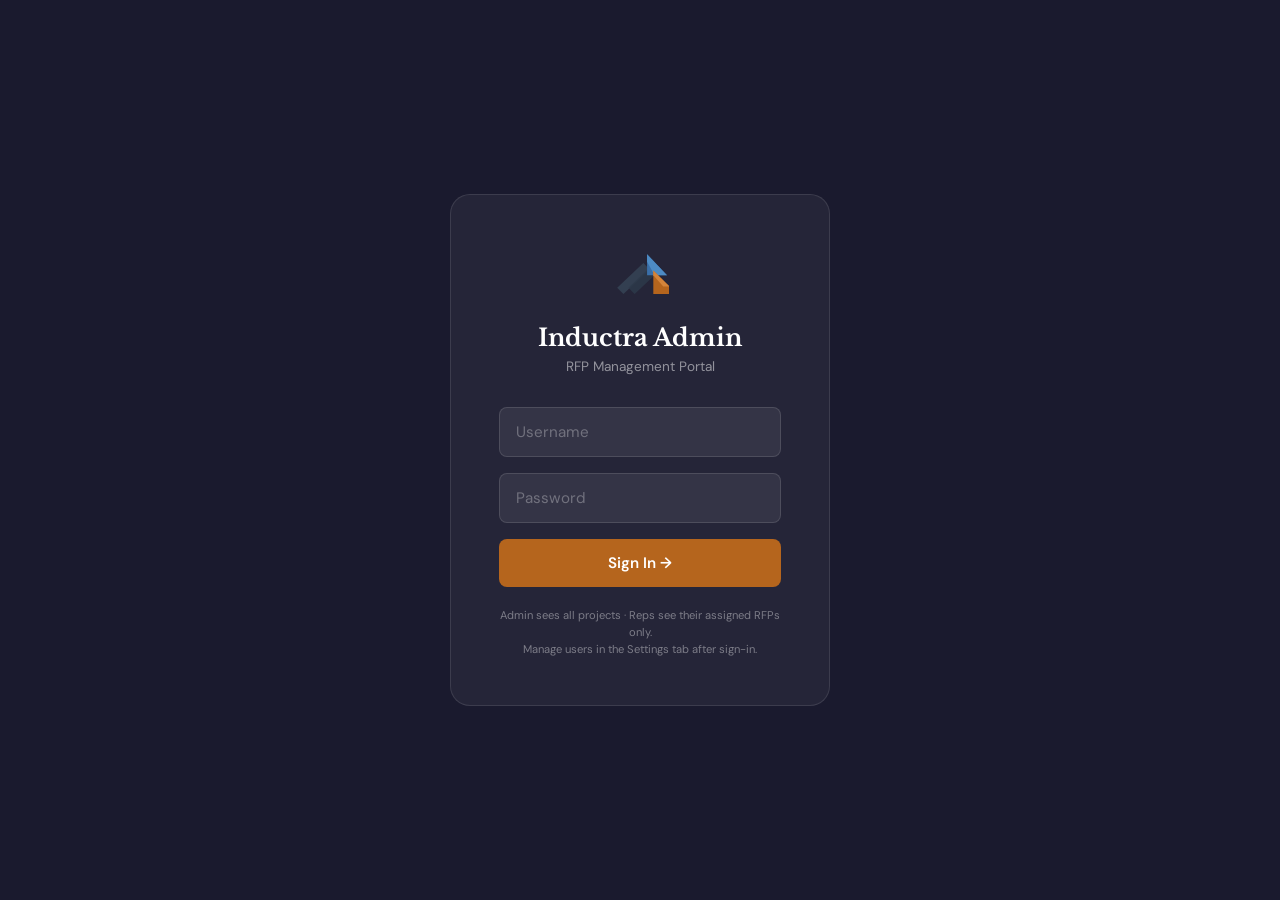
<file: admin.html>
<!DOCTYPE html>
<html lang="en">
<head>
<meta charset="UTF-8">
<meta name="viewport" content="width=device-width, initial-scale=1.0">
<meta name="robots" content="noindex,nofollow">
<title>Inductra Admin — RFP Management</title>
<link href="https://fonts.googleapis.com/css2?family=Libre+Baskerville:wght@400;700&family=DM+Sans:opsz,wght@9..40,300;9..40,400;9..40,500;9..40,600&display=swap" rel="stylesheet">
<style>
  :root {
    --ink: #1a1a2e; --slate: #2d3748; --warm-white: #fdfaf6; --cream: #f5f0e8;
    --copper: #b5651d; --copper-light: #d4843a; --copper-pale: #f0e0cc;
    --sage: #4a7c6f; --sage-pale: #ddf0eb; --sand: #e8dcc8;
    --text-muted: #6b7280; --border: #e2d9cc;
    --shadow: 0 4px 24px rgba(26,26,46,0.08);
    --shadow-lg: 0 16px 48px rgba(26,26,46,0.14);
  }
  *, *::before, *::after { box-sizing: border-box; margin: 0; padding: 0; }
  body { font-family: 'DM Sans', sans-serif; background: var(--cream); color: var(--ink); min-height: 100vh; }

  /* LOGIN */
  #login-screen {
    min-height: 100vh; display: flex; align-items: center; justify-content: center;
    background: var(--ink);
  }
  .login-box {
    background: rgba(255,255,255,0.05); border: 1px solid rgba(255,255,255,0.1);
    border-radius: 20px; padding: 3rem; width: 380px; text-align: center;
  }
  .login-logo {
    display: flex; align-items: center; justify-content: center;
    margin: 0 auto 1.5rem;
  }
  .login-box h2 { font-family: 'Libre Baskerville', serif; color: #fff; margin-bottom: 0.4rem; }
  .login-box p { font-size: 0.85rem; color: rgba(255,255,255,0.5); margin-bottom: 2rem; }
  .login-box input {
    width: 100%; background: rgba(255,255,255,0.07); border: 1px solid rgba(255,255,255,0.12);
    border-radius: 8px; padding: 0.875rem 1rem; color: #fff; font-size: 0.95rem;
    font-family: 'DM Sans', sans-serif; outline: none; margin-bottom: 1rem;
    transition: border-color 0.2s;
  }
  .login-box input:focus { border-color: var(--copper); }
  .login-box input::placeholder { color: rgba(255,255,255,0.3); }
  .login-btn {
    width: 100%; background: var(--copper); color: #fff; border: none;
    padding: 0.875rem; border-radius: 8px; font-size: 0.95rem; font-weight: 600;
    cursor: pointer; font-family: 'DM Sans', sans-serif; transition: background 0.2s;
  }
  .login-btn:hover { background: var(--copper-light); }
  .login-error { color: #ff6b6b; font-size: 0.82rem; margin-top: 0.75rem; display: none; }
  .login-hint { color: rgba(255,255,255,0.4); font-size: 0.7rem; margin-top: 1.25rem; line-height: 1.5; }

  /* ADMIN LAYOUT */
  #admin-screen { display: none; }
  .admin-nav {
    background: var(--ink); padding: 0 2rem; height: 60px;
    display: flex; align-items: center; justify-content: space-between;
    position: sticky; top: 0; z-index: 100;
  }
  .admin-nav-logo {
    font-family: 'Libre Baskerville', serif; color: #fff; font-size: 1rem;
    display: flex; align-items: center; gap: 10px;
  }
  .admin-nav-logo span { color: var(--copper); }
  .admin-badge {
    background: var(--copper-pale); color: var(--copper); border: 1px solid var(--copper);
    padding: 0.2rem 0.75rem; border-radius: 100px; font-size: 0.7rem; font-weight: 700;
    letter-spacing: 0.08em; text-transform: uppercase;
  }
  .nav-right { display: flex; align-items: center; gap: 0.75rem; }
  .user-chip {
    display: flex; align-items: center; gap: 8px;
    color: rgba(255,255,255,0.85); font-size: 0.82rem;
  }
  .user-avatar {
    width: 28px; height: 28px; border-radius: 50%; background: var(--copper);
    color: #fff; display: flex; align-items: center; justify-content: center;
    font-weight: 700; font-size: 0.72rem;
  }
  .user-role {
    background: rgba(255,255,255,0.1); color: #fff; padding: 0.15rem 0.55rem;
    border-radius: 100px; font-size: 0.65rem; font-weight: 700;
    letter-spacing: 0.08em; text-transform: uppercase;
  }
  .logout-btn {
    background: rgba(255,255,255,0.08); color: rgba(255,255,255,0.7);
    border: 1px solid rgba(255,255,255,0.12); padding: 0.4rem 1rem;
    border-radius: 6px; font-size: 0.8rem; cursor: pointer;
    font-family: 'DM Sans', sans-serif; transition: all 0.2s;
  }
  .logout-btn:hover { background: rgba(255,255,255,0.15); color: #fff; }

  /* TAB BAR */
  .tab-bar {
    background: var(--warm-white); border-bottom: 1px solid var(--border);
    padding: 0 2rem; display: flex; gap: 0.25rem; position: sticky; top: 60px; z-index: 90;
  }
  .tab-btn {
    background: none; border: none; padding: 1rem 1.25rem;
    font-family: 'DM Sans', sans-serif; font-size: 0.85rem; font-weight: 600;
    color: var(--text-muted); cursor: pointer; border-bottom: 3px solid transparent;
    transition: all 0.15s; display: flex; align-items: center; gap: 0.5rem;
  }
  .tab-btn:hover { color: var(--copper); }
  .tab-btn.active { color: var(--copper); border-bottom-color: var(--copper); }
  .tab-btn .tab-icon { font-size: 1.05rem; }

  .admin-body { max-width: 1200px; margin: 0 auto; padding: 2rem; }
  .tab-pane { display: none; }
  .tab-pane.active { display: block; }

  /* STATS ROW */
  .stats-row { display: grid; grid-template-columns: repeat(4, 1fr); gap: 1.25rem; margin-bottom: 2rem; }
  .stat-card {
    background: #fff; border: 1px solid var(--border); border-radius: 12px;
    padding: 1.25rem 1.5rem;
  }
  .stat-card-label { font-size: 0.72rem; font-weight: 700; letter-spacing: 0.1em; text-transform: uppercase; color: var(--text-muted); margin-bottom: 0.5rem; }
  .stat-card-num { font-family: 'Libre Baskerville', serif; font-size: 2rem; color: var(--copper); }

  /* FILTER BAR */
  .filter-bar {
    background: #fff; border: 1px solid var(--border); border-radius: 12px;
    padding: 0.75rem 1.25rem; margin-bottom: 1.5rem;
    display: flex; align-items: center; gap: 1rem; flex-wrap: wrap;
  }
  .filter-bar label { font-size: 0.72rem; font-weight: 700; letter-spacing: 0.08em; text-transform: uppercase; color: var(--text-muted); }
  .filter-bar select {
    background: var(--warm-white); border: 1px solid var(--border);
    border-radius: 6px; padding: 0.4rem 0.75rem; font-size: 0.85rem;
    font-family: 'DM Sans', sans-serif; color: var(--ink);
  }

  /* TWO COL LAYOUT */
  .admin-grid { display: grid; grid-template-columns: 1fr 1.6fr; gap: 2rem; align-items: start; }

  /* PANEL */
  .panel {
    background: #fff; border: 1px solid var(--border); border-radius: 16px; padding: 1.75rem;
    box-shadow: var(--shadow);
  }
  .panel-title {
    font-family: 'Libre Baskerville', serif; font-size: 1.1rem; margin-bottom: 0.25rem;
  }
  .panel-sub { font-size: 0.82rem; color: var(--text-muted); margin-bottom: 1.5rem; }
  .form-group { display: flex; flex-direction: column; gap: 0.35rem; margin-bottom: 1rem; }
  .form-group label { font-size: 0.75rem; font-weight: 700; letter-spacing: 0.06em; text-transform: uppercase; color: var(--text-muted); }
  .form-group input, .form-group select, .form-group textarea {
    background: var(--warm-white); border: 1px solid var(--border);
    border-radius: 8px; padding: 0.7rem 0.875rem; color: var(--ink);
    font-size: 0.875rem; font-family: 'DM Sans', sans-serif; outline: none;
    transition: border-color 0.2s;
  }
  .form-group input:focus, .form-group select:focus, .form-group textarea:focus { border-color: var(--copper); }
  .form-group textarea { resize: vertical; min-height: 70px; }
  .form-group code-hint { font-size: 0.7rem; color: var(--text-muted); margin-top: 0.15rem; }
  .form-row-2 { display: grid; grid-template-columns: 1fr 1fr; gap: 0.75rem; }
  .form-row-3 { display: grid; grid-template-columns: 1fr 1fr 1fr; gap: 0.75rem; }
  .btn-add {
    width: 100%; background: var(--copper); color: #fff; border: none;
    padding: 0.875rem; border-radius: 8px; font-size: 0.95rem; font-weight: 600;
    cursor: pointer; font-family: 'DM Sans', sans-serif; transition: background 0.2s;
    margin-top: 0.5rem;
  }
  .btn-add:hover { background: var(--copper-light); }
  .btn-update {
    width: 100%; background: var(--sage); color: #fff; border: none;
    padding: 0.875rem; border-radius: 8px; font-size: 0.95rem; font-weight: 600;
    cursor: pointer; font-family: 'DM Sans', sans-serif; transition: background 0.2s;
    margin-top: 0.5rem; display: none;
  }
  .btn-update:hover { background: #3d6b5f; }
  .btn-cancel-edit {
    width: 100%; background: transparent; color: var(--text-muted);
    border: 1px solid var(--border); padding: 0.6rem; border-radius: 8px;
    font-size: 0.85rem; cursor: pointer; font-family: 'DM Sans', sans-serif;
    margin-top: 0.5rem; display: none; transition: all 0.2s;
  }
  .btn-cancel-edit:hover { border-color: var(--copper); color: var(--copper); }
  .btn-secondary {
    background: var(--cream); color: var(--slate); border: 1px solid var(--border);
    padding: 0.6rem 1.25rem; border-radius: 8px; font-size: 0.85rem; font-weight: 600;
    cursor: pointer; font-family: 'DM Sans', sans-serif; transition: all 0.2s;
  }
  .btn-secondary:hover { border-color: var(--copper); color: var(--copper); }

  /* RFP LIST */
  .rfp-list { display: flex; flex-direction: column; gap: 1rem; }
  .rfp-list-item {
    background: #fff; border: 1px solid var(--border); border-radius: 12px;
    padding: 1.25rem 1.5rem; display: flex; align-items: flex-start;
    justify-content: space-between; gap: 1rem;
    transition: box-shadow 0.2s;
  }
  .rfp-list-item:hover { box-shadow: var(--shadow); }
  .rfp-list-item.editing { border-color: var(--sage); box-shadow: 0 0 0 3px rgba(74,124,111,0.15); }
  .rfp-item-left { flex: 1; min-width: 0; }
  .rfp-item-top { display: flex; align-items: center; gap: 0.75rem; margin-bottom: 0.4rem; flex-wrap: wrap; }
  .rfp-item-id { font-size: 0.7rem; font-weight: 700; color: var(--text-muted); letter-spacing: 0.08em; text-transform: uppercase; }
  .rfp-cat-tag {
    font-size: 0.68rem; font-weight: 700; padding: 0.15rem 0.6rem;
    border-radius: 100px; letter-spacing: 0.06em; text-transform: uppercase;
  }
  .tag-roofing { background: var(--copper-pale); color: var(--copper); }
  .tag-paving { background: var(--sage-pale); color: var(--sage); }
  .tag-hvac { background: #e8edf5; color: #3b5b9c; }
  .tag-electrical { background: #f5f0d8; color: #8a7020; }
  .tag-other { background: var(--cream); color: var(--slate); }
  .rep-tag {
    font-size: 0.68rem; font-weight: 700; padding: 0.15rem 0.6rem;
    border-radius: 100px; letter-spacing: 0.06em; text-transform: uppercase;
    background: #ede9f7; color: #594a85;
  }
  .status-dot {
    width: 7px; height: 7px; border-radius: 50%; display: inline-block; margin-right: 3px;
  }
  .dot-open { background: var(--sage); }
  .dot-closed { background: var(--text-muted); }
  .rfp-item-title { font-family: 'Libre Baskerville', serif; font-size: 0.95rem; color: var(--ink); margin-bottom: 0.2rem; }
  .rfp-item-org { font-size: 0.8rem; color: var(--text-muted); margin-bottom: 0.4rem; }
  .rfp-item-meta { display: flex; gap: 1.25rem; flex-wrap: wrap; }
  .rfp-item-meta span { font-size: 0.75rem; color: var(--slate); }
  .rfp-item-meta span em { color: var(--text-muted); font-style: normal; font-size: 0.68rem; display: block; text-transform: uppercase; letter-spacing: 0.05em; }
  .rfp-phase-bar {
    margin-top: 0.7rem; display: flex; gap: 3px; align-items: center;
  }
  .phase-pip {
    height: 5px; flex: 1; background: var(--cream); border-radius: 2px;
    transition: background 0.2s;
  }
  .phase-pip.done { background: var(--sage); }
  .phase-pip.current { background: var(--copper); }
  .phase-label {
    font-size: 0.7rem; color: var(--text-muted); margin-left: 0.5rem; white-space: nowrap;
  }
  .rfp-item-actions { display: flex; flex-direction: column; gap: 0.5rem; flex-shrink: 0; }
  .btn-edit, .btn-delete, .btn-toggle-status, .btn-share {
    padding: 0.4rem 1rem; border-radius: 6px; font-size: 0.78rem; font-weight: 600;
    cursor: pointer; font-family: 'DM Sans', sans-serif; transition: all 0.2s;
    white-space: nowrap; border: 1px solid var(--border);
  }
  .btn-edit { background: var(--cream); color: var(--slate); }
  .btn-edit:hover { background: var(--sage-pale); border-color: var(--sage); color: var(--sage); }
  .btn-delete { background: #fff5f5; color: #c53030; border-color: #feb2b2; }
  .btn-delete:hover { background: #fed7d7; }
  .btn-toggle-status { background: var(--warm-white); color: var(--text-muted); }
  .btn-toggle-status:hover { border-color: var(--copper); color: var(--copper); }
  .btn-share { background: var(--sage-pale); color: var(--sage); border-color: var(--sage); }
  .btn-share:hover { background: var(--sage); color: #fff; }

  .empty-state {
    text-align: center; padding: 3rem; color: var(--text-muted);
    background: #fff; border: 1px dashed var(--border); border-radius: 12px;
  }
  .empty-state p { font-size: 0.9rem; }

  /* EXPORT */
  .export-row {
    display: flex; gap: 1rem; margin-top: 1.5rem; padding-top: 1.5rem;
    border-top: 1px solid var(--border);
  }
  .btn-export {
    background: var(--ink); color: #fff; border: none;
    padding: 0.6rem 1.25rem; border-radius: 8px; font-size: 0.82rem; font-weight: 600;
    cursor: pointer; font-family: 'DM Sans', sans-serif; transition: background 0.2s;
  }
  .btn-export:hover { background: var(--slate); }
  .btn-export-csv {
    background: var(--sage); color: #fff; border: none;
    padding: 0.6rem 1.25rem; border-radius: 8px; font-size: 0.82rem; font-weight: 600;
    cursor: pointer; font-family: 'DM Sans', sans-serif; transition: background 0.2s;
  }
  .btn-export-csv:hover { background: #3d6b5f; }

  /* TOAST */
  .toast {
    position: fixed; bottom: 2rem; right: 2rem;
    background: var(--ink); color: #fff; padding: 1rem 1.5rem;
    border-radius: 10px; font-size: 0.875rem; font-weight: 500;
    box-shadow: var(--shadow-lg); display: none; z-index: 300; max-width: 360px;
  }
  .toast.show { display: block; animation: fadeUp 0.3s; }
  .toast .t-green { color: #68d391; }
  .toast .t-red { color: #fc8181; }
  @keyframes fadeUp {
    from { opacity: 0; transform: translateY(10px); }
    to { opacity: 1; transform: translateY(0); }
  }

  /* SECTION HEADER */
  .section-header { display: flex; align-items: center; justify-content: space-between; margin-bottom: 1.25rem; flex-wrap: wrap; gap: 0.5rem; }
  .section-header h3 { font-family: 'Libre Baskerville', serif; font-size: 1.1rem; }
  .section-header span { font-size: 0.8rem; color: var(--text-muted); }

  /* HAIL MAP / IFRAME */
  .map-frame-wrap {
    background: #fff; border: 1px solid var(--border); border-radius: 16px;
    overflow: hidden; box-shadow: var(--shadow);
  }
  .map-frame-wrap iframe {
    display: block; width: 100%; height: calc(100vh - 220px); min-height: 600px; border: 0;
  }
  .map-fallback {
    padding: 3rem; text-align: center; color: var(--text-muted);
  }
  .map-fallback a { color: var(--copper); font-weight: 600; }

  /* INTAKE PREVIEW */
  .intake-preview {
    background: var(--warm-white); border: 1px solid var(--border); border-radius: 12px;
    padding: 2rem; max-width: 600px;
  }
  .intake-preview h4 { font-family: 'Libre Baskerville', serif; font-size: 1.25rem; margin-bottom: 0.5rem; }
  .intake-preview .sub { color: var(--text-muted); font-size: 0.85rem; margin-bottom: 1.5rem; }
  .code-block {
    background: var(--ink); color: #d8dde6; padding: 1rem 1.25rem; border-radius: 8px;
    font-family: 'Courier New', monospace; font-size: 0.78rem; line-height: 1.55;
    overflow-x: auto; white-space: pre; margin-top: 0.5rem;
  }
  .code-block.light {
    background: var(--cream); color: var(--ink); border: 1px solid var(--border);
  }
  .copy-row { display: flex; align-items: center; gap: 0.75rem; margin-top: 1rem; }
  .copy-btn {
    background: var(--ink); color: #fff; border: none;
    padding: 0.5rem 1rem; border-radius: 6px; font-size: 0.78rem; font-weight: 600;
    cursor: pointer; font-family: 'DM Sans', sans-serif;
  }
  .copy-btn:hover { background: var(--slate); }

  /* SETTINGS CARDS */
  .settings-grid { display: grid; grid-template-columns: 1fr; gap: 1.5rem; }
  .settings-card {
    background: #fff; border: 1px solid var(--border); border-radius: 16px;
    padding: 1.75rem; box-shadow: var(--shadow);
  }
  .settings-card h4 {
    font-family: 'Libre Baskerville', serif; font-size: 1.05rem;
    margin-bottom: 0.35rem;
  }
  .settings-card .sub { color: var(--text-muted); font-size: 0.85rem; margin-bottom: 1.25rem; }
  .settings-card .field-row { display: flex; gap: 0.75rem; align-items: flex-end; }
  .settings-card .field-row .form-group { flex: 1; margin-bottom: 0; }
  .badge-ok { background: var(--sage-pale); color: var(--sage); padding: 0.2rem 0.6rem; border-radius: 100px; font-size: 0.7rem; font-weight: 700; letter-spacing: 0.05em; text-transform: uppercase; }
  .badge-warn { background: #fff3d4; color: #8a6020; padding: 0.2rem 0.6rem; border-radius: 100px; font-size: 0.7rem; font-weight: 700; letter-spacing: 0.05em; text-transform: uppercase; }

  .users-table { width: 100%; border-collapse: collapse; margin-top: 0.5rem; }
  .users-table th, .users-table td {
    text-align: left; padding: 0.6rem 0.75rem; font-size: 0.85rem;
    border-bottom: 1px solid var(--border);
  }
  .users-table th { font-size: 0.7rem; text-transform: uppercase; letter-spacing: 0.06em; color: var(--text-muted); font-weight: 700; }
  .users-table td code { background: var(--cream); padding: 0.15rem 0.45rem; border-radius: 4px; font-size: 0.78rem; }

  @media (max-width: 800px) {
    .admin-grid { grid-template-columns: 1fr; }
    .stats-row { grid-template-columns: 1fr 1fr; }
    .form-row-2, .form-row-3 { grid-template-columns: 1fr; }
    .tab-bar { overflow-x: auto; }
  }
</style>
</head>
<body>

<!-- LOGIN -->
<div id="login-screen">
  <div class="login-box">
    <div class="login-logo">
      <svg viewBox="0 0 94 90" fill="none" xmlns="http://www.w3.org/2000/svg" style="height:56px;width:auto;">
        <polygon points="10,72 52,32 62,42 20,82" fill="#3a4a5c" opacity="0.7"/>
        <polygon points="28,72 70,32 80,42 38,82" fill="#2d3a4a" opacity="0.85"/>
        <polygon points="58,18 90,52 58,52" fill="#3a6fa8"/>
        <polygon points="58,18 90,52 70,52 58,30" fill="#4d8bc4"/>
        <polygon points="68,44 94,70 94,82 68,82" fill="#b5651d"/>
        <polygon points="68,44 94,70 84,70 68,52" fill="#d4843a"/>
      </svg>
    </div>
    <h2>Inductra Admin</h2>
    <p>RFP Management Portal</p>
    <input type="text" id="user-input" placeholder="Username" autocomplete="username">
    <input type="password" id="pw-input" placeholder="Password" autocomplete="current-password" onkeydown="if(event.key==='Enter') checkLogin()">
    <button class="login-btn" onclick="checkLogin()">Sign In →</button>
    <div class="login-error" id="login-error">Invalid username or password.</div>
    <div class="login-hint">Admin sees all projects · Reps see their assigned RFPs only.<br>Manage users in the Settings tab after sign-in.</div>
  </div>
</div>

<!-- ADMIN -->
<div id="admin-screen">
  <nav class="admin-nav">
    <div class="admin-nav-logo">
      <svg viewBox="0 0 420 90" fill="none" xmlns="http://www.w3.org/2000/svg" aria-label="Inductra Building Systems logo" style="height:42px;width:auto;">
        <polygon points="10,72 52,32 62,42 20,82" fill="#3a4a5c" opacity="0.7"/>
        <polygon points="28,72 70,32 80,42 38,82" fill="#2d3a4a" opacity="0.85"/>
        <polygon points="58,18 90,52 58,52" fill="#3a6fa8"/>
        <polygon points="58,18 90,52 70,52 58,30" fill="#4d8bc4"/>
        <polygon points="68,44 94,70 94,82 68,82" fill="#b5651d"/>
        <polygon points="68,44 94,70 84,70 68,52" fill="#d4843a"/>
        <text x="105" y="52" font-family="Arial Black, sans-serif" font-weight="900" font-size="38" letter-spacing="3" fill="#ffffff">INDUCTRA</text>
        <line x1="105" y1="60" x2="415" y2="60" stroke="#b5651d" stroke-width="1.5"/>
        <text x="107" y="78" font-family="Arial, sans-serif" font-weight="700" font-size="15" letter-spacing="4" fill="#b5651d">BUILDING SYSTEMS LLC</text>
      </svg>
      <span class="admin-badge" id="role-badge">Admin</span>
    </div>
    <div class="nav-right">
      <div class="user-chip">
        <div class="user-avatar" id="user-avatar">ST</div>
        <div>
          <div id="user-name" style="font-weight:600;">Stephanie</div>
        </div>
      </div>
      <button class="logout-btn" onclick="logout()">Sign Out</button>
    </div>
  </nav>

  <!-- TABS -->
  <div class="tab-bar">
    <button class="tab-btn active" data-tab="projects" onclick="switchTab('projects')"><span class="tab-icon">▤</span> Projects</button>
    <button class="tab-btn" data-tab="storm" onclick="switchTab('storm')"><span class="tab-icon">⛈</span> Storm Leads</button>
    <button class="tab-btn admin-only" data-tab="intake" onclick="switchTab('intake')"><span class="tab-icon">✉</span> Intake Form</button>
    <button class="tab-btn admin-only" data-tab="settings" onclick="switchTab('settings')"><span class="tab-icon">⚙</span> Settings</button>
  </div>

  <div class="admin-body">

    <!-- ─── TAB: PROJECTS ─── -->
    <div class="tab-pane active" id="tab-projects">

      <!-- STATS -->
      <div class="stats-row">
        <div class="stat-card"><div class="stat-card-label">Total RFPs</div><div class="stat-card-num" id="stat-total">0</div></div>
        <div class="stat-card"><div class="stat-card-label">Open</div><div class="stat-card-num" id="stat-open" style="color:var(--sage)">0</div></div>
        <div class="stat-card"><div class="stat-card-label">Closed</div><div class="stat-card-num" id="stat-closed" style="color:var(--text-muted)">0</div></div>
        <div class="stat-card"><div class="stat-card-label">Est. Total Value</div><div class="stat-card-num" id="stat-value" style="font-size:1.3rem">$0</div></div>
      </div>

      <!-- FILTER BAR -->
      <div class="filter-bar" id="filter-bar">
        <label>Filter:</label>
        <select id="filter-rep" onchange="applyFilters()">
          <option value="all">All Reps</option>
        </select>
        <select id="filter-status" onchange="applyFilters()">
          <option value="all">All Statuses</option>
          <option value="open">Open Only</option>
          <option value="closed">Closed Only</option>
        </select>
        <select id="filter-category" onchange="applyFilters()">
          <option value="all">All Categories</option>
          <option value="roofing">Roofing</option>
          <option value="paving">Paving</option>
          <option value="hvac">HVAC</option>
          <option value="electrical">Electrical</option>
          <option value="other">Other</option>
        </select>
      </div>

      <div class="admin-grid">

        <!-- ADD/EDIT FORM -->
        <div class="panel">
          <div class="panel-title" id="form-title">Add New RFP</div>
          <div class="panel-sub" id="form-sub">Fill in the project details below.</div>

          <input type="hidden" id="edit-id">

          <div class="form-group">
            <label>Project Title *</label>
            <input type="text" id="f-title" placeholder="e.g. Main Sanctuary Roof Replacement">
          </div>
          <div class="form-group">
            <label>Organization Name *</label>
            <input type="text" id="f-org" placeholder="e.g. St. Catherine Parish">
          </div>
          <div class="form-row-2">
            <div class="form-group">
              <label>Location</label>
              <input type="text" id="f-location" placeholder="Wichita, KS">
            </div>
            <div class="form-group">
              <label>Category *</label>
              <select id="f-category">
                <option value="">Select...</option>
                <option value="roofing">Roofing</option>
                <option value="paving">Paving</option>
                <option value="hvac">HVAC</option>
                <option value="electrical">Electrical</option>
                <option value="other">Other</option>
              </select>
            </div>
          </div>
          <div class="form-row-2">
            <div class="form-group">
              <label>Est. Value Low ($)</label>
              <input type="number" id="f-val-low" placeholder="50000">
            </div>
            <div class="form-group">
              <label>Est. Value High ($)</label>
              <input type="number" id="f-val-high" placeholder="80000">
            </div>
          </div>
          <div class="form-row-2">
            <div class="form-group">
              <label>Bid Deadline</label>
              <input type="date" id="f-deadline">
            </div>
            <div class="form-group">
              <label>Status</label>
              <select id="f-status">
                <option value="open">Open</option>
                <option value="closed">Closed</option>
              </select>
            </div>
          </div>
          <div class="form-row-2">
            <div class="form-group">
              <label>Assigned Rep *</label>
              <select id="f-rep"></select>
            </div>
            <div class="form-group">
              <label>Current Phase</label>
              <select id="f-phase">
                <option value="1">1 — Site Walk &amp; Specs</option>
                <option value="2">2 — Bid Package Issued</option>
                <option value="3">3 — Bids Received</option>
                <option value="4">4 — Award</option>
                <option value="5">5 — Mobilization</option>
                <option value="6">6 — Construction</option>
                <option value="7">7 — Punch List</option>
                <option value="8">8 — Closeout</option>
              </select>
            </div>
          </div>
          <div class="form-group">
            <label>Scope Summary</label>
            <input type="text" id="f-scope" placeholder="e.g. FiberTite membrane · 22,000 SF">
          </div>
          <div class="form-group">
            <label>Client Access Code (for Client Portal)</label>
            <input type="text" id="f-clientcode" placeholder="e.g. catherine-roof-2026">
          </div>
          <div class="form-group">
            <label>Notes (internal only)</label>
            <textarea id="f-notes" placeholder="Any internal notes about this project..."></textarea>
          </div>

          <button class="btn-add" id="btn-add-rfp" onclick="addRFP()">Add RFP →</button>
          <button class="btn-update" id="btn-update-rfp" onclick="updateRFP()">Save Changes →</button>
          <button class="btn-cancel-edit" id="btn-cancel-edit" onclick="cancelEdit()">Cancel Edit</button>
        </div>

        <!-- RFP LIST -->
        <div>
          <div class="section-header">
            <h3>Active Project Board</h3>
            <span id="rfp-count">0 projects</span>
          </div>
          <div class="rfp-list" id="rfp-list">
            <div class="empty-state"><p>No RFPs yet. Add your first project using the form.</p></div>
          </div>

          <div class="export-row">
            <button class="btn-export" onclick="exportJSON()">⬇ Export JSON</button>
            <button class="btn-export-csv" onclick="exportCSV()">⬇ Export CSV</button>
          </div>
        </div>

      </div>
    </div>

    <!-- ─── TAB: STORM LEADS ─── -->
    <div class="tab-pane" id="tab-storm">
      <div class="section-header">
        <h3>Storm Leads — Hail Intelligence Map</h3>
        <span>Live hail reports + roof portfolio triage · Source: Iowa State IEM (NWS LSR)</span>
      </div>
      <div class="map-frame-wrap">
        <iframe id="hailmap-iframe" src="roofing_hail_map_mvp/index.html" title="Roofing Hail Intelligence Map" loading="lazy"></iframe>
        <div class="map-fallback" id="hailmap-fallback" style="display:none;">
          <p>Hail map could not load in iframe.</p>
          <p style="margin-top:0.5rem;"><a href="roofing_hail_map_mvp/index.html" target="_blank" rel="noopener">Open the hail map in a new tab →</a></p>
        </div>
      </div>
    </div>

    <!-- ─── TAB: INTAKE FORM ─── -->
    <div class="tab-pane" id="tab-intake">
      <div class="section-header">
        <h3>Public RFP Intake Form</h3>
        <span id="formspree-status" class="badge-warn">Formspree not configured</span>
      </div>
      <div style="display:grid;grid-template-columns:1.1fr 1fr;gap:2rem;align-items:start;">
        <div class="panel">
          <div class="panel-title">Live Preview</div>
          <div class="panel-sub">This is what prospects see. Submissions email you via Formspree and (optionally) post into your RFP board.</div>

          <div class="intake-preview">
            <h4>Tell us about your project</h4>
            <div class="sub">We respond within one business day. No obligation.</div>
            <form id="public-intake-form" onsubmit="return submitIntake(event)">
              <div class="form-group">
                <label>Your name *</label>
                <input type="text" name="name" required>
              </div>
              <div class="form-group">
                <label>Organization *</label>
                <input type="text" name="organization" required>
              </div>
              <div class="form-row-2">
                <div class="form-group">
                  <label>Email *</label>
                  <input type="email" name="email" required>
                </div>
                <div class="form-group">
                  <label>Phone</label>
                  <input type="tel" name="phone">
                </div>
              </div>
              <div class="form-row-2">
                <div class="form-group">
                  <label>Project type</label>
                  <select name="project_type">
                    <option value="roofing">Roofing</option>
                    <option value="paving">Paving</option>
                    <option value="hvac">HVAC</option>
                    <option value="electrical">Electrical</option>
                    <option value="other">Other / Unsure</option>
                  </select>
                </div>
                <div class="form-group">
                  <label>Location</label>
                  <input type="text" name="location" placeholder="City, State">
                </div>
              </div>
              <div class="form-group">
                <label>Tell us about the project</label>
                <textarea name="message" rows="4" placeholder="Square footage, age, urgency, hail damage, etc."></textarea>
              </div>
              <input type="hidden" name="_subject" value="New RFP Intake — Inductra Building Systems">
              <input type="hidden" name="source" value="admin-intake-preview">
              <button type="submit" class="btn-add" style="margin-top:0.25rem;">Send →</button>
            </form>
          </div>
        </div>

        <div class="panel">
          <div class="panel-title">Embed on your public site</div>
          <div class="panel-sub">Copy this snippet into <code>index.html</code> wherever you want the intake form to appear. Replace <code>FORM_ID</code> with your Formspree form ID (set in Settings).</div>

          <div class="code-block" id="embed-code-block"></div>
          <div class="copy-row">
            <button class="copy-btn" onclick="copyEmbed()">Copy snippet</button>
            <span style="font-size:0.78rem;color:var(--text-muted);">Pastes a styled form that POSTs to your Formspree endpoint.</span>
          </div>

          <div style="margin-top:2rem;padding-top:1.5rem;border-top:1px solid var(--border);">
            <h4 style="font-family:'Libre Baskerville',serif;font-size:0.95rem;margin-bottom:0.4rem;">How submissions flow</h4>
            <ol style="margin-left:1.25rem;font-size:0.85rem;color:var(--slate);line-height:1.7;">
              <li>Prospect submits form on <code>index.html</code></li>
              <li>Formspree emails you (and your team) at the address tied to your account</li>
              <li>You manually create the RFP in the Projects tab — or auto-create from email</li>
              <li>When admin adds an RFP, a notification fires to the same Formspree endpoint so the team knows</li>
            </ol>
          </div>
        </div>
      </div>
    </div>

    <!-- ─── TAB: SETTINGS ─── -->
    <div class="tab-pane" id="tab-settings">
      <div class="section-header">
        <h3>Settings</h3>
        <span>Stored locally in this browser. Configure each environment separately.</span>
      </div>

      <div class="settings-grid">

        <!-- FORMSPREE -->
        <div class="settings-card">
          <h4>Formspree integration <span id="fs-badge" class="badge-warn" style="margin-left:0.5rem;">Not configured</span></h4>
          <div class="sub">Paste your Formspree form ID. Used by the public intake form and admin notifications when RFPs are added.</div>
          <div class="field-row">
            <div class="form-group">
              <label>Formspree Form ID</label>
              <input type="text" id="setting-formspree" placeholder="e.g. xyzpwlkj">
            </div>
            <button class="btn-secondary" onclick="saveFormspree()">Save</button>
            <button class="btn-secondary" onclick="testFormspree()">Send test</button>
          </div>
          <div style="font-size:0.78rem;color:var(--text-muted);margin-top:0.5rem;">
            Get your form ID from <a href="https://formspree.io" target="_blank" rel="noopener" style="color:var(--copper);">formspree.io</a> → Forms → click your form → copy the ID after <code>/f/</code> in the endpoint URL.
          </div>
        </div>

        <!-- USERS -->
        <div class="settings-card">
          <h4>Users &amp; access</h4>
          <div class="sub">Hardcoded user list. To add or change users, edit the <code>USERS</code> object near the top of the script in <code>admin.html</code>.</div>
          <table class="users-table">
            <thead><tr><th>Username</th><th>Name</th><th>Role</th><th>Sees</th></tr></thead>
            <tbody id="users-tbody"></tbody>
          </table>
          <div style="font-size:0.78rem;color:var(--text-muted);margin-top:0.75rem;">
            Roles: <strong>admin</strong> sees and edits every RFP plus the Intake/Settings tabs. <strong>rep</strong> sees only the RFPs assigned to their username.
          </div>
        </div>

        <!-- GOOGLE SEARCH CONSOLE -->
        <div class="settings-card">
          <h4>Google Search Console <span id="gsc-badge" class="badge-warn" style="margin-left:0.5rem;">Not verified</span></h4>
          <div class="sub">Verify ownership of <code>inductrabuildingsystems.com</code> with Google Search Console so you can submit a sitemap and monitor indexing.</div>

          <div class="form-group">
            <label>Verification token (from GSC HTML tag method)</label>
            <input type="text" id="setting-gsc" placeholder='paste only the content="..." value'>
          </div>
          <button class="btn-secondary" onclick="saveGSC()">Save token</button>

          <div style="margin-top:1.5rem;">
            <strong style="font-size:0.85rem;">Step 1 · Add this meta tag to <code>&lt;head&gt;</code> of <code>index.html</code>:</strong>
            <div class="code-block light" id="gsc-tag-block">&lt;!-- save a verification token first --&gt;</div>
            <button class="copy-btn" style="margin-top:0.5rem;" onclick="copyGSCTag()">Copy meta tag</button>
          </div>

          <div style="margin-top:1.5rem;">
            <strong style="font-size:0.85rem;">Step 2 · Create <code>sitemap.xml</code> at site root:</strong>
            <div class="code-block light" id="sitemap-block"></div>
            <button class="copy-btn" style="margin-top:0.5rem;" onclick="copySitemap()">Copy sitemap.xml</button>
            <button class="copy-btn" style="margin-top:0.5rem;background:var(--sage);" onclick="downloadSitemap()">Download sitemap.xml</button>
          </div>

          <div style="margin-top:1.5rem;">
            <strong style="font-size:0.85rem;">Step 3 · Create <code>robots.txt</code> at site root:</strong>
            <div class="code-block light" id="robots-block"></div>
            <button class="copy-btn" style="margin-top:0.5rem;" onclick="copyRobots()">Copy robots.txt</button>
          </div>

          <div style="margin-top:1.5rem;font-size:0.85rem;color:var(--slate);line-height:1.7;">
            <strong>Step 4</strong> · In Search Console, choose URL-prefix verification, paste your domain, select HTML tag method, then click Verify.<br>
            <strong>Step 5</strong> · Go to Sitemaps in GSC and submit <code>https://yourdomain.com/sitemap.xml</code>.<br>
            <strong>Step 6</strong> · Use URL Inspection → Request Indexing for each new page.
          </div>
        </div>

        <!-- DATA -->
        <div class="settings-card">
          <h4>Data &amp; backup</h4>
          <div class="sub">All RFP data lives in this browser's localStorage. Export regularly so you don't lose work if the browser is cleared.</div>
          <div style="display:flex;gap:0.75rem;flex-wrap:wrap;">
            <button class="btn-secondary" onclick="exportJSON()">⬇ Export JSON backup</button>
            <button class="btn-secondary" onclick="exportCSV()">⬇ Export CSV</button>
            <button class="btn-secondary" onclick="importJSON()">⬆ Import JSON</button>
            <button class="btn-secondary" style="color:#c53030;border-color:#feb2b2;" onclick="resetData()">Reset to sample data</button>
          </div>
          <input type="file" id="import-file" accept=".json" style="display:none;" onchange="handleImport(event)">
        </div>

      </div>
    </div>

  </div>
</div>

<!-- TOAST -->
<div class="toast" id="toast"><span id="toast-msg"></span></div>

<script>
  // ═══════════════════════════════════════════════════
  //   USERS — edit this list to add/remove team members
  // ═══════════════════════════════════════════════════
  const USERS = {
    'stephanie': { password: 'inductra2026', role: 'admin', name: 'Stephanie',  initials: 'ST' },
    'admin':     { password: 'inductra2026', role: 'admin', name: 'Admin',      initials: 'AD' },
    'rep1':      { password: 'changeMe1!',   role: 'rep',   name: 'Sales Rep 1', initials: 'R1' },
    'rep2':      { password: 'changeMe2!',   role: 'rep',   name: 'Sales Rep 2', initials: 'R2' },
  };

  const STORAGE_KEY      = 'inductra_rfps';
  const SESSION_KEY      = 'inductra_session';
  const FORMSPREE_KEY    = 'inductra_formspree_id';
  const FORMSPREE_DEFAULT= 'xkoywped'; // pre-wired Formspree form ID
  const GSC_KEY          = 'inductra_gsc_token';
  const SITE_URL         = 'https://inductrabuildingsystems.com'; // edit if domain differs

  let currentUser = null;
  let currentTab  = 'projects';

  // ── PHASES ──
  const PHASES = [
    'Site Walk & Specs','Bid Package Issued','Bids Received','Award',
    'Mobilization','Construction','Punch List','Closeout'
  ];

  // ─────────────────────────────────────────────
  //                    AUTH
  // ─────────────────────────────────────────────
  function checkLogin() {
    const u = document.getElementById('user-input').value.trim().toLowerCase();
    const p = document.getElementById('pw-input').value;
    const user = USERS[u];
    if (user && user.password === p) {
      currentUser = { username: u, ...user };
      sessionStorage.setItem(SESSION_KEY, JSON.stringify(currentUser));
      enterAdmin();
    } else {
      document.getElementById('login-error').style.display = 'block';
      document.getElementById('pw-input').value = '';
    }
  }
  function logout() {
    sessionStorage.removeItem(SESSION_KEY);
    currentUser = null;
    document.getElementById('login-screen').style.display = 'flex';
    document.getElementById('admin-screen').style.display = 'none';
    document.getElementById('user-input').value = '';
    document.getElementById('pw-input').value = '';
  }
  function enterAdmin() {
    document.getElementById('login-screen').style.display = 'none';
    document.getElementById('admin-screen').style.display = 'block';
    document.getElementById('user-name').textContent = currentUser.name;
    document.getElementById('user-avatar').textContent = currentUser.initials;
    document.getElementById('role-badge').textContent = currentUser.role === 'admin' ? 'Admin' : 'Rep';

    // Hide admin-only tabs from reps
    document.querySelectorAll('.tab-btn.admin-only').forEach(b => {
      b.style.display = currentUser.role === 'admin' ? 'flex' : 'none';
    });

    populateRepDropdowns();
    populateUserTable();
    loadSettings();
    loadRFPs();
    switchTab('projects');
  }

  // Restore session on reload
  (function tryRestore() {
    const s = sessionStorage.getItem(SESSION_KEY);
    if (s) {
      try { currentUser = JSON.parse(s); enterAdmin(); } catch(e) { /* ignore */ }
    }
  })();

  // ─────────────────────────────────────────────
  //                    TABS
  // ─────────────────────────────────────────────
  function switchTab(tab) {
    currentTab = tab;
    document.querySelectorAll('.tab-btn').forEach(b => b.classList.toggle('active', b.dataset.tab === tab));
    document.querySelectorAll('.tab-pane').forEach(p => p.classList.toggle('active', p.id === 'tab-' + tab));
    if (tab === 'intake') buildEmbedCode();
    if (tab === 'settings') {
      loadSettings();
      buildGSCTag();
      buildSitemap();
      buildRobots();
    }
  }

  // ─────────────────────────────────────────────
  //                    USERS
  // ─────────────────────────────────────────────
  function populateRepDropdowns() {
    const repOptions = Object.entries(USERS)
      .filter(([_, u]) => u.role === 'rep' || u.role === 'admin')
      .map(([k, u]) => `<option value="${k}">${u.name}${u.role === 'admin' ? ' (admin)' : ''}</option>`)
      .join('');
    const fRep = document.getElementById('f-rep');
    fRep.innerHTML = '<option value="">Select rep...</option>' + repOptions;

    const filterRep = document.getElementById('filter-rep');
    filterRep.innerHTML = '<option value="all">All Reps</option>' + repOptions;

    // Reps can only see/select themselves
    if (currentUser.role === 'rep') {
      fRep.value = currentUser.username;
      fRep.disabled = true;
      filterRep.value = currentUser.username;
      filterRep.disabled = true;
    } else {
      fRep.disabled = false;
      filterRep.disabled = false;
    }
  }
  function populateUserTable() {
    const tbody = document.getElementById('users-tbody');
    tbody.innerHTML = Object.entries(USERS).map(([k, u]) => `
      <tr>
        <td><code>${k}</code></td>
        <td>${u.name}</td>
        <td>${u.role}</td>
        <td>${u.role === 'admin' ? 'All RFPs + Settings' : 'Only RFPs assigned to ' + k}</td>
      </tr>
    `).join('');
  }

  // ─────────────────────────────────────────────
  //                    DATA
  // ─────────────────────────────────────────────
  function getRFPs() {
    try { return JSON.parse(localStorage.getItem(STORAGE_KEY)) || getDefaultRFPs(); }
    catch { return getDefaultRFPs(); }
  }
  function saveRFPs(rfps) { localStorage.setItem(STORAGE_KEY, JSON.stringify(rfps)); }
  function getDefaultRFPs() {
    return [
      { id: 'PRJ-001', title: 'Main Sanctuary Roof Replacement', org: 'St. Catherine Parish', location: 'Wichita, KS', category: 'roofing', valLow: 180000, valHigh: 240000, deadline: '2026-05-15', status: 'open', scope: 'FiberTite membrane · 22,000 SF', notes: '', rep: 'stephanie', phase: 2, clientCode: 'catherine-roof-2026', created: Date.now() },
      { id: 'PRJ-002', title: 'Parking Lot Reconstruction',     org: 'Church of the Magdalene',  location: 'Wichita, KS', category: 'paving',  valLow: 95000,  valHigh: 130000, deadline: '2026-05-22', status: 'open', scope: 'Full-depth reclaim · 85 spaces', notes: '', rep: 'rep1',     phase: 1, clientCode: 'magdalene-paving-2026', created: Date.now() },
      { id: 'PRJ-003', title: 'Gymnasium HVAC Replacement',     org: 'Holy Cross Catholic School', location: 'Derby, KS',  category: 'hvac',    valLow: 75000,  valHigh: 110000, deadline: '2026-06-03', status: 'open', scope: 'Rooftop units · 3 zones',        notes: '', rep: 'rep2',     phase: 3, clientCode: 'holycross-hvac-2026', created: Date.now() },
    ];
  }
  function nextID(rfps) {
    const nums = rfps.map(r => parseInt((r.id || '').replace('PRJ-', ''))).filter(n => !isNaN(n));
    const max = nums.length ? Math.max(...nums) : 0;
    return 'PRJ-' + String(max + 1).padStart(3, '0');
  }

  // ─────────────────────────────────────────────
  //                  RENDERING
  // ─────────────────────────────────────────────
  function visibleRFPs() {
    let rfps = getRFPs();
    if (currentUser.role === 'rep') rfps = rfps.filter(r => r.rep === currentUser.username);
    return rfps;
  }
  function applyFilters() {
    let rfps = visibleRFPs();
    const repF = document.getElementById('filter-rep').value;
    const stF  = document.getElementById('filter-status').value;
    const ctF  = document.getElementById('filter-category').value;
    if (repF !== 'all') rfps = rfps.filter(r => r.rep === repF);
    if (stF !== 'all')  rfps = rfps.filter(r => r.status === stF);
    if (ctF !== 'all')  rfps = rfps.filter(r => r.category === ctF);
    renderList(rfps);
    updateStats(rfps);
  }
  function loadRFPs() {
    const rfps = getRFPs();
    if (!localStorage.getItem(STORAGE_KEY)) saveRFPs(rfps);
    applyFilters();
  }

  function fmtMoney(n) { return !n ? '—' : '$' + Number(n).toLocaleString(); }
  function fmtDate(d) {
    if (!d) return '—';
    const [y, m, day] = d.split('-');
    const months = ['Jan','Feb','Mar','Apr','May','Jun','Jul','Aug','Sep','Oct','Nov','Dec'];
    return `${months[parseInt(m)-1]} ${parseInt(day)}, ${y}`;
  }
  function catClass(c) {
    return ({roofing:'tag-roofing',paving:'tag-paving',hvac:'tag-hvac',electrical:'tag-electrical',other:'tag-other'})[c] || 'tag-other';
  }
  function catLabel(c) { return c ? c.charAt(0).toUpperCase() + c.slice(1) : 'Other'; }
  function repName(rk) { return USERS[rk]?.name || (rk || 'Unassigned'); }

  function phaseBar(currentPhase) {
    const cur = parseInt(currentPhase) || 1;
    const pips = PHASES.map((_, i) => {
      const n = i + 1;
      const cls = n < cur ? 'done' : n === cur ? 'current' : '';
      return `<div class="phase-pip ${cls}" title="Phase ${n}: ${PHASES[i]}"></div>`;
    }).join('');
    return `<div class="rfp-phase-bar">${pips}<span class="phase-label">Phase ${cur}/8 · ${PHASES[cur-1]}</span></div>`;
  }

  function renderList(rfps) {
    const list = document.getElementById('rfp-list');
    document.getElementById('rfp-count').textContent = rfps.length + ' project' + (rfps.length !== 1 ? 's' : '');
    if (!rfps.length) {
      list.innerHTML = '<div class="empty-state"><p>No RFPs match the current filters.</p></div>';
      return;
    }
    list.innerHTML = rfps.map(r => `
      <div class="rfp-list-item" id="item-${r.id}">
        <div class="rfp-item-left">
          <div class="rfp-item-top">
            <span class="rfp-item-id">${r.id}</span>
            <span class="rfp-cat-tag ${catClass(r.category)}">${catLabel(r.category)}</span>
            <span class="rep-tag">${repName(r.rep)}</span>
            <span style="font-size:0.75rem;color:${r.status==='open'?'var(--sage)':'var(--text-muted)'}">
              <span class="status-dot ${r.status==='open'?'dot-open':'dot-closed'}"></span>
              ${r.status === 'open' ? 'Open' : 'Closed'}
            </span>
          </div>
          <div class="rfp-item-title">${escapeHTML(r.title)}</div>
          <div class="rfp-item-org">${escapeHTML(r.org)}${r.location ? ' — ' + escapeHTML(r.location) : ''}</div>
          <div class="rfp-item-meta">
            <span><em>Est. Value</em>${fmtMoney(r.valLow)}–${fmtMoney(r.valHigh)}</span>
            <span><em>Deadline</em>${fmtDate(r.deadline)}</span>
            ${r.scope ? `<span><em>Scope</em>${escapeHTML(r.scope)}</span>` : ''}
            ${r.clientCode ? `<span><em>Client Code</em>${escapeHTML(r.clientCode)}</span>` : ''}
          </div>
          ${phaseBar(r.phase || 1)}
          ${r.notes ? `<div style="margin-top:0.5rem;font-size:0.75rem;color:var(--text-muted);font-style:italic;">Note: ${escapeHTML(r.notes)}</div>` : ''}
        </div>
        <div class="rfp-item-actions">
          <button class="btn-edit" onclick="editRFP('${r.id}')">✏ Edit</button>
          ${r.clientCode ? `<button class="btn-share" onclick="copyClientLink('${r.id}','${r.clientCode}')">⇪ Client Link</button>` : ''}
          <button class="btn-toggle-status" onclick="toggleStatus('${r.id}')">${r.status === 'open' ? 'Close RFP' : 'Reopen'}</button>
          ${currentUser.role === 'admin' ? `<button class="btn-delete" onclick="deleteRFP('${r.id}')">✕ Delete</button>` : ''}
        </div>
      </div>
    `).join('');
  }

  function escapeHTML(s) {
    return String(s ?? '').replace(/[&<>"']/g, c => ({'&':'&amp;','<':'&lt;','>':'&gt;','"':'&quot;',"'":'&#39;'}[c]));
  }

  function updateStats(rfps) {
    const open = rfps.filter(r => r.status === 'open').length;
    const closed = rfps.filter(r => r.status === 'closed').length;
    const totalVal = rfps.reduce((sum, r) => sum + (Number(r.valHigh) || 0), 0);
    document.getElementById('stat-total').textContent = rfps.length;
    document.getElementById('stat-open').textContent = open;
    document.getElementById('stat-closed').textContent = closed;
    document.getElementById('stat-value').textContent = totalVal ? '$' + (totalVal/1000).toFixed(0) + 'K+' : '$0';
  }

  // ─────────────────────────────────────────────
  //               ADD / EDIT / DELETE
  // ─────────────────────────────────────────────
  function addRFP() {
    const title    = document.getElementById('f-title').value.trim();
    const org      = document.getElementById('f-org').value.trim();
    const category = document.getElementById('f-category').value;
    const rep      = document.getElementById('f-rep').value;
    if (!title || !org || !category || !rep) {
      showToast('Please fill in Title, Organization, Category, and Assigned Rep.', 'red'); return;
    }

    const rfps = getRFPs();
    const newRFP = {
      id: nextID(rfps),
      title, org,
      location: document.getElementById('f-location').value.trim(),
      category,
      valLow: parseInt(document.getElementById('f-val-low').value) || 0,
      valHigh: parseInt(document.getElementById('f-val-high').value) || 0,
      deadline: document.getElementById('f-deadline').value,
      status: document.getElementById('f-status').value,
      scope: document.getElementById('f-scope').value.trim(),
      notes: document.getElementById('f-notes').value.trim(),
      rep,
      phase: parseInt(document.getElementById('f-phase').value) || 1,
      clientCode: document.getElementById('f-clientcode').value.trim(),
      created: Date.now(),
      createdBy: currentUser.username
    };
    rfps.unshift(newRFP);
    saveRFPs(rfps);
    applyFilters();
    clearForm();
    showToast(`✓ ${newRFP.id} added successfully`, 'green');

    // Fire Formspree notification (non-blocking)
    notifyFormspree(newRFP, 'RFP Added');
  }

  function editRFP(id) {
    const r = getRFPs().find(x => x.id === id);
    if (!r) return;
    if (currentUser.role === 'rep' && r.rep !== currentUser.username) { showToast('Not your RFP.', 'red'); return; }
    document.getElementById('edit-id').value = id;
    document.getElementById('f-title').value = r.title;
    document.getElementById('f-org').value = r.org;
    document.getElementById('f-location').value = r.location || '';
    document.getElementById('f-category').value = r.category;
    document.getElementById('f-val-low').value = r.valLow || '';
    document.getElementById('f-val-high').value = r.valHigh || '';
    document.getElementById('f-deadline').value = r.deadline || '';
    document.getElementById('f-status').value = r.status;
    document.getElementById('f-scope').value = r.scope || '';
    document.getElementById('f-notes').value = r.notes || '';
    document.getElementById('f-rep').value = r.rep || '';
    document.getElementById('f-phase').value = r.phase || 1;
    document.getElementById('f-clientcode').value = r.clientCode || '';
    document.getElementById('form-title').textContent = 'Edit RFP — ' + id;
    document.getElementById('form-sub').textContent = 'Update the fields below and save.';
    document.getElementById('btn-add-rfp').style.display = 'none';
    document.getElementById('btn-update-rfp').style.display = 'block';
    document.getElementById('btn-cancel-edit').style.display = 'block';
    document.querySelectorAll('.rfp-list-item').forEach(el => el.classList.remove('editing'));
    const el = document.getElementById('item-' + id);
    if (el) el.classList.add('editing');
    window.scrollTo({ top: 0, behavior: 'smooth' });
  }

  function updateRFP() {
    const id       = document.getElementById('edit-id').value;
    const title    = document.getElementById('f-title').value.trim();
    const org      = document.getElementById('f-org').value.trim();
    const category = document.getElementById('f-category').value;
    const rep      = document.getElementById('f-rep').value;
    if (!title || !org || !category || !rep) {
      showToast('Please fill in Title, Organization, Category, and Assigned Rep.', 'red'); return;
    }
    const rfps = getRFPs();
    const idx = rfps.findIndex(x => x.id === id);
    if (idx === -1) return;
    const prevPhase = rfps[idx].phase;
    rfps[idx] = { ...rfps[idx], title, org,
      location: document.getElementById('f-location').value.trim(),
      category,
      valLow: parseInt(document.getElementById('f-val-low').value) || 0,
      valHigh: parseInt(document.getElementById('f-val-high').value) || 0,
      deadline: document.getElementById('f-deadline').value,
      status: document.getElementById('f-status').value,
      scope: document.getElementById('f-scope').value.trim(),
      notes: document.getElementById('f-notes').value.trim(),
      rep,
      phase: parseInt(document.getElementById('f-phase').value) || 1,
      clientCode: document.getElementById('f-clientcode').value.trim(),
      updated: Date.now(),
      updatedBy: currentUser.username
    };
    saveRFPs(rfps);
    applyFilters();
    cancelEdit();
    showToast(`✓ ${id} updated`, 'green');
    if (parseInt(prevPhase) !== rfps[idx].phase) notifyFormspree(rfps[idx], 'Phase Changed');
  }

  function cancelEdit() {
    clearForm();
    document.getElementById('edit-id').value = '';
    document.getElementById('form-title').textContent = 'Add New RFP';
    document.getElementById('form-sub').textContent = 'Fill in the project details below.';
    document.getElementById('btn-add-rfp').style.display = 'block';
    document.getElementById('btn-update-rfp').style.display = 'none';
    document.getElementById('btn-cancel-edit').style.display = 'none';
    document.querySelectorAll('.rfp-list-item').forEach(el => el.classList.remove('editing'));
  }

  function deleteRFP(id) {
    if (currentUser.role !== 'admin') { showToast('Only admins can delete.', 'red'); return; }
    if (!confirm(`Delete ${id}? This cannot be undone.`)) return;
    const rfps = getRFPs().filter(r => r.id !== id);
    saveRFPs(rfps);
    applyFilters();
    showToast(`${id} deleted`, 'red');
  }

  function toggleStatus(id) {
    const rfps = getRFPs();
    const r = rfps.find(x => x.id === id);
    if (!r) return;
    if (currentUser.role === 'rep' && r.rep !== currentUser.username) { showToast('Not your RFP.', 'red'); return; }
    r.status = r.status === 'open' ? 'closed' : 'open';
    saveRFPs(rfps);
    applyFilters();
    showToast(`${id} marked ${r.status}`, 'green');
  }

  function clearForm() {
    ['f-title','f-org','f-location','f-val-low','f-val-high','f-deadline','f-scope','f-notes','f-clientcode']
      .forEach(id => { document.getElementById(id).value = ''; });
    document.getElementById('f-category').value = '';
    document.getElementById('f-status').value = 'open';
    document.getElementById('f-phase').value = '1';
    if (currentUser.role === 'rep') document.getElementById('f-rep').value = currentUser.username;
    else document.getElementById('f-rep').value = '';
  }

  function copyClientLink(id, code) {
    const url = `${location.origin}${location.pathname.replace(/admin\.html.*/i, '')}client.html?p=${encodeURIComponent(id)}&c=${encodeURIComponent(code)}`;
    navigator.clipboard.writeText(url).then(() => {
      showToast('✓ Client portal link copied to clipboard', 'green');
    }).catch(() => {
      prompt('Copy this client link:', url);
    });
  }

  // ─────────────────────────────────────────────
  //                  EXPORT/IMPORT
  // ─────────────────────────────────────────────
  function exportJSON() {
    const rfps = visibleRFPs();
    const blob = new Blob([JSON.stringify(rfps, null, 2)], { type: 'application/json' });
    const a = document.createElement('a'); a.href = URL.createObjectURL(blob);
    a.download = 'inductra-rfps-' + new Date().toISOString().split('T')[0] + '.json';
    a.click();
    showToast('✓ JSON exported', 'green');
  }
  function exportCSV() {
    const rfps = visibleRFPs();
    const headers = ['ID','Title','Organization','Location','Category','Rep','Phase','Value Low','Value High','Deadline','Status','Scope','Client Code','Notes'];
    const rows = rfps.map(r => [r.id,r.title,r.org,r.location,r.category,r.rep,r.phase,r.valLow,r.valHigh,r.deadline,r.status,r.scope,r.clientCode,r.notes]
      .map(v => `"${(v??'').toString().replace(/"/g,'""')}"`).join(','));
    const csv = [headers.join(','), ...rows].join('\n');
    const blob = new Blob([csv], { type: 'text/csv' });
    const a = document.createElement('a'); a.href = URL.createObjectURL(blob);
    a.download = 'inductra-rfps-' + new Date().toISOString().split('T')[0] + '.csv';
    a.click();
    showToast('✓ CSV exported', 'green');
  }
  function importJSON() { document.getElementById('import-file').click(); }
  function handleImport(e) {
    const f = e.target.files[0];
    if (!f) return;
    const r = new FileReader();
    r.onload = ev => {
      try {
        const data = JSON.parse(ev.target.result);
        if (!Array.isArray(data)) throw new Error('Not an array');
        if (!confirm(`Import ${data.length} RFPs? This replaces current data.`)) return;
        saveRFPs(data); applyFilters();
        showToast(`✓ Imported ${data.length} RFPs`, 'green');
      } catch(err) { showToast('Invalid JSON file.', 'red'); }
    };
    r.readAsText(f);
    e.target.value = '';
  }
  function resetData() {
    if (!confirm('Reset to default sample RFPs? This deletes all current data.')) return;
    saveRFPs(getDefaultRFPs()); applyFilters();
    showToast('Data reset to samples', 'red');
  }

  // ─────────────────────────────────────────────
  //                  FORMSPREE
  // ─────────────────────────────────────────────
  function getFormspreeID() {
    const stored = localStorage.getItem(FORMSPREE_KEY);
    if (stored !== null) return stored;        // user has explicitly saved (even if blank)
    return FORMSPREE_DEFAULT;                  // first-load default
  }
  function saveFormspree() {
    const v = document.getElementById('setting-formspree').value.trim();
    localStorage.setItem(FORMSPREE_KEY, v);
    loadSettings();
    buildEmbedCode();
    showToast(v ? '✓ Formspree ID saved' : 'Formspree ID cleared', 'green');
  }
  async function testFormspree() {
    const id = getFormspreeID();
    if (!id) { showToast('Save a Formspree ID first.', 'red'); return; }
    try {
      const res = await fetch('https://formspree.io/f/' + id, {
        method: 'POST',
        headers: { 'Accept': 'application/json', 'Content-Type': 'application/json' },
        body: JSON.stringify({
          _subject: 'Inductra Admin — test message',
          source: 'admin-settings-test',
          message: 'This is a test from your Inductra admin portal. If you got this, Formspree is wired up correctly.',
          sentBy: currentUser.username,
          sentAt: new Date().toISOString()
        })
      });
      if (res.ok) showToast('✓ Test sent — check your inbox', 'green');
      else showToast('Formspree responded with an error. Check your form ID.', 'red');
    } catch(e) { showToast('Network error sending test.', 'red'); }
  }
  function notifyFormspree(rfp, eventType) {
    const id = getFormspreeID();
    if (!id) return;
    fetch('https://formspree.io/f/' + id, {
      method: 'POST',
      headers: { 'Accept': 'application/json', 'Content-Type': 'application/json' },
      body: JSON.stringify({
        _subject: `Inductra · ${eventType} · ${rfp.id} — ${rfp.title}`,
        event: eventType,
        rfpId: rfp.id, title: rfp.title, organization: rfp.org, location: rfp.location,
        category: rfp.category, valLow: rfp.valLow, valHigh: rfp.valHigh,
        deadline: rfp.deadline, status: rfp.status, phase: rfp.phase,
        phaseLabel: PHASES[(rfp.phase || 1) - 1], assignedRep: rfp.rep,
        actionedBy: currentUser.username, actionedAt: new Date().toISOString()
      })
    }).catch(() => { /* silent */ });
  }

  function submitIntake(e) {
    e.preventDefault();
    const id = getFormspreeID();
    if (!id) {
      showToast('Save a Formspree ID in Settings first.', 'red'); return false;
    }
    const form = e.target;
    const data = Object.fromEntries(new FormData(form).entries());
    fetch('https://formspree.io/f/' + id, {
      method: 'POST',
      headers: { 'Accept': 'application/json', 'Content-Type': 'application/json' },
      body: JSON.stringify(data)
    }).then(res => {
      if (res.ok) { showToast('✓ Test intake submitted', 'green'); form.reset(); }
      else showToast('Submission error. Check Formspree.', 'red');
    }).catch(() => showToast('Network error.', 'red'));
    return false;
  }

  function buildEmbedCode() {
    const id = getFormspreeID() || 'YOUR_FORM_ID';
    const code = `<!-- Inductra public RFP intake form -->
<form action="https://formspree.io/f/${id}" method="POST" class="inductra-intake">
  <h3>Tell us about your project</h3>
  <p>We respond within one business day. No obligation.</p>

  <label>Your name *<input type="text" name="name" required></label>
  <label>Organization *<input type="text" name="organization" required></label>

  <div class="row-2">
    <label>Email *<input type="email" name="email" required></label>
    <label>Phone<input type="tel" name="phone"></label>
  </div>

  <div class="row-2">
    <label>Project type
      <select name="project_type">
        <option value="roofing">Roofing</option>
        <option value="paving">Paving</option>
        <option value="hvac">HVAC</option>
        <option value="electrical">Electrical</option>
        <option value="other">Other / Unsure</option>
      </select>
    </label>
    <label>Location<input type="text" name="location" placeholder="City, State"></label>
  </div>

  <label>Tell us about the project
    <textarea name="message" rows="4"
      placeholder="Square footage, age, urgency, hail damage, etc."></textarea>
  </label>

  <input type="hidden" name="_subject" value="New RFP Intake — Inductra Building Systems">
  <input type="hidden" name="source" value="public-website">

  <button type="submit">Send →</button>
</form>`;
    document.getElementById('embed-code-block').textContent = code;
  }
  function copyEmbed() {
    const code = document.getElementById('embed-code-block').textContent;
    navigator.clipboard.writeText(code).then(() => showToast('✓ Embed snippet copied', 'green'));
  }

  // ─────────────────────────────────────────────
  //              GOOGLE SEARCH CONSOLE
  // ─────────────────────────────────────────────
  function getGSC() { return localStorage.getItem(GSC_KEY) || ''; }
  function saveGSC() {
    let v = document.getElementById('setting-gsc').value.trim();
    // Strip if user pasted full meta tag
    const m = v.match(/content=["']([^"']+)["']/);
    if (m) v = m[1];
    localStorage.setItem(GSC_KEY, v);
    loadSettings();
    buildGSCTag();
    showToast(v ? '✓ GSC token saved' : 'GSC token cleared', 'green');
  }
  function buildGSCTag() {
    const tok = getGSC();
    document.getElementById('gsc-tag-block').textContent = tok
      ? `<meta name="google-site-verification" content="${tok}" />`
      : '<!-- save a verification token first -->';
  }
  function copyGSCTag() {
    const v = document.getElementById('gsc-tag-block').textContent;
    if (v.includes('save a verification')) { showToast('Save a token first.', 'red'); return; }
    navigator.clipboard.writeText(v).then(() => showToast('✓ Meta tag copied', 'green'));
  }

  function buildSitemap() {
    const today = new Date().toISOString().split('T')[0];
    const xml = `<?xml version="1.0" encoding="UTF-8"?>
<urlset xmlns="http://www.sitemaps.org/schemas/sitemap/0.9">
  <url>
    <loc>${SITE_URL}/</loc>
    <lastmod>${today}</lastmod>
    <changefreq>weekly</changefreq>
    <priority>1.0</priority>
  </url>
  <url>
    <loc>${SITE_URL}/index.html</loc>
    <lastmod>${today}</lastmod>
    <changefreq>weekly</changefreq>
    <priority>0.9</priority>
  </url>
</urlset>`;
    document.getElementById('sitemap-block').textContent = xml;
  }
  function copySitemap() {
    navigator.clipboard.writeText(document.getElementById('sitemap-block').textContent)
      .then(() => showToast('✓ sitemap.xml copied', 'green'));
  }
  function downloadSitemap() {
    const xml = document.getElementById('sitemap-block').textContent;
    const blob = new Blob([xml], { type: 'application/xml' });
    const a = document.createElement('a'); a.href = URL.createObjectURL(blob);
    a.download = 'sitemap.xml'; a.click();
    showToast('✓ sitemap.xml downloaded — upload to your site root', 'green');
  }
  function buildRobots() {
    const txt = `User-agent: *
Allow: /
Disallow: /admin.html
Disallow: /client.html
Disallow: /roofing_hail_map_mvp/

Sitemap: ${SITE_URL}/sitemap.xml`;
    document.getElementById('robots-block').textContent = txt;
  }
  function copyRobots() {
    navigator.clipboard.writeText(document.getElementById('robots-block').textContent)
      .then(() => showToast('✓ robots.txt copied', 'green'));
  }

  // ─────────────────────────────────────────────
  //                  SETTINGS LOAD
  // ─────────────────────────────────────────────
  function loadSettings() {
    const fs = getFormspreeID();
    document.getElementById('setting-formspree').value = fs;
    const fsBadge = document.getElementById('fs-badge');
    const intakeBadge = document.getElementById('formspree-status');
    if (fs) {
      fsBadge.textContent = 'Configured'; fsBadge.className = 'badge-ok';
      if (intakeBadge) { intakeBadge.textContent = 'Formspree configured'; intakeBadge.className = 'badge-ok'; }
    } else {
      fsBadge.textContent = 'Not configured'; fsBadge.className = 'badge-warn';
      if (intakeBadge) { intakeBadge.textContent = 'Formspree not configured'; intakeBadge.className = 'badge-warn'; }
    }
    const gsc = getGSC();
    document.getElementById('setting-gsc').value = gsc;
    const gscBadge = document.getElementById('gsc-badge');
    if (gsc) { gscBadge.textContent = 'Token saved'; gscBadge.className = 'badge-ok'; }
    else { gscBadge.textContent = 'Not verified'; gscBadge.className = 'badge-warn'; }
  }

  // ─────────────────────────────────────────────
  //                    TOAST
  // ─────────────────────────────────────────────
  function showToast(msg, type) {
    const t = document.getElementById('toast');
    const m = document.getElementById('toast-msg');
    m.className = type === 'green' ? 't-green' : 't-red';
    m.textContent = msg;
    t.classList.add('show');
    setTimeout(() => t.classList.remove('show'), 3500);
  }
</script>
</body>
</html>
</file>
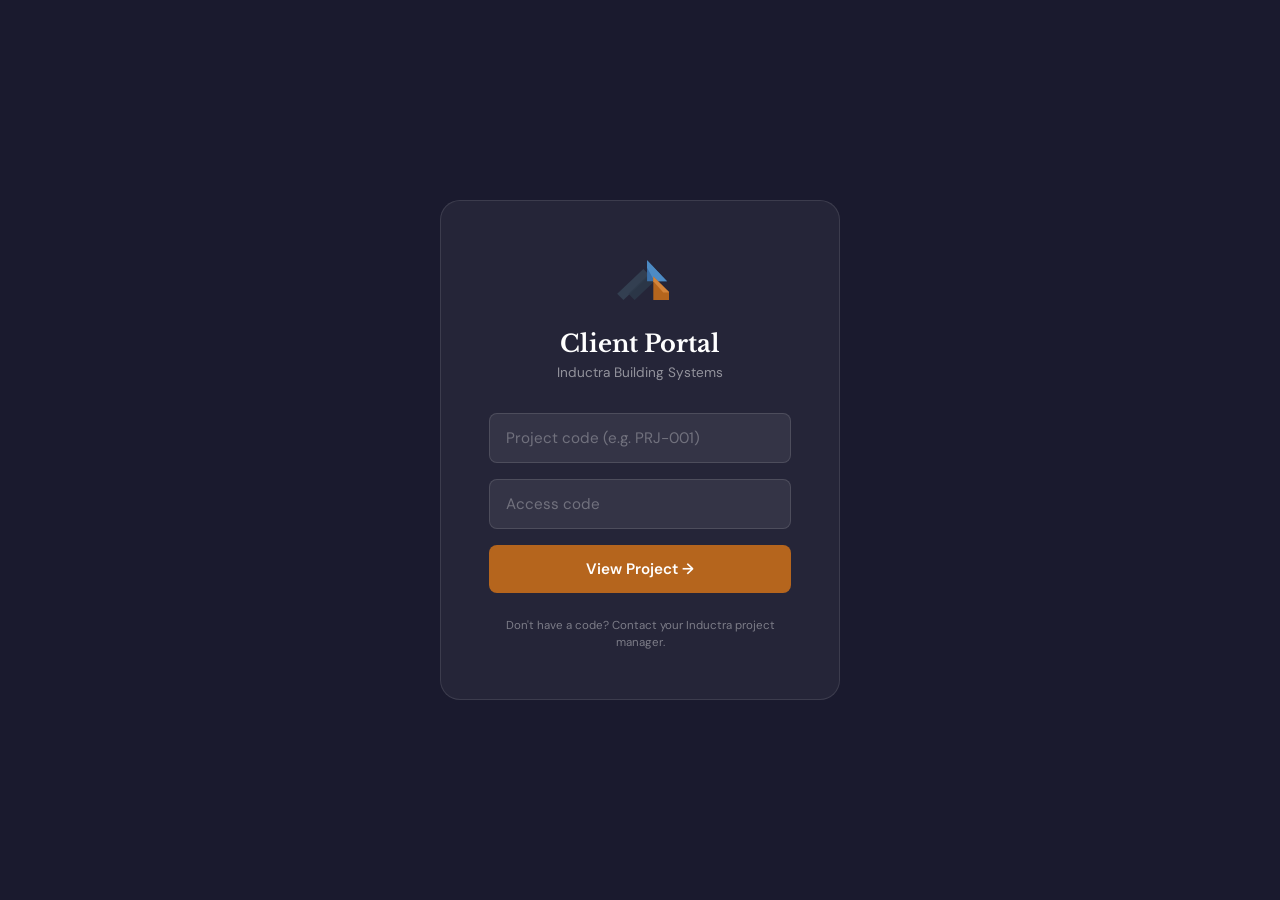
<file: client.html>
<!DOCTYPE html>
<html lang="en">
<head>
<meta charset="UTF-8">
<meta name="viewport" content="width=device-width, initial-scale=1.0">
<meta name="robots" content="noindex,nofollow">
<title>Inductra Client Portal — Project Timeline</title>
<link href="https://fonts.googleapis.com/css2?family=Libre+Baskerville:wght@400;700&family=DM+Sans:opsz,wght@9..40,300;9..40,400;9..40,500;9..40,600&display=swap" rel="stylesheet">
<style>
  :root {
    --ink: #1a1a2e; --slate: #2d3748; --warm-white: #fdfaf6; --cream: #f5f0e8;
    --copper: #b5651d; --copper-light: #d4843a; --copper-pale: #f0e0cc;
    --sage: #4a7c6f; --sage-pale: #ddf0eb;
    --text-muted: #6b7280; --border: #e2d9cc;
    --shadow: 0 4px 24px rgba(26,26,46,0.08);
  }
  *, *::before, *::after { box-sizing: border-box; margin: 0; padding: 0; }
  body { font-family: 'DM Sans', sans-serif; background: var(--cream); color: var(--ink); min-height: 100vh; }

  /* LOGIN */
  #login-screen {
    min-height: 100vh; display: flex; align-items: center; justify-content: center;
    background: var(--ink);
  }
  .login-box {
    background: rgba(255,255,255,0.05); border: 1px solid rgba(255,255,255,0.1);
    border-radius: 20px; padding: 3rem; width: 400px; text-align: center;
  }
  .login-logo { display: flex; justify-content: center; margin: 0 auto 1.5rem; }
  .login-box h2 { font-family: 'Libre Baskerville', serif; color: #fff; margin-bottom: 0.4rem; }
  .login-box p.tagline { font-size: 0.85rem; color: rgba(255,255,255,0.5); margin-bottom: 2rem; }
  .login-box input {
    width: 100%; background: rgba(255,255,255,0.07); border: 1px solid rgba(255,255,255,0.12);
    border-radius: 8px; padding: 0.875rem 1rem; color: #fff; font-size: 0.95rem;
    font-family: 'DM Sans', sans-serif; outline: none; margin-bottom: 1rem;
  }
  .login-box input:focus { border-color: var(--copper); }
  .login-box input::placeholder { color: rgba(255,255,255,0.3); }
  .login-btn {
    width: 100%; background: var(--copper); color: #fff; border: none;
    padding: 0.875rem; border-radius: 8px; font-size: 0.95rem; font-weight: 600;
    cursor: pointer; font-family: 'DM Sans', sans-serif; transition: background 0.2s;
  }
  .login-btn:hover { background: var(--copper-light); }
  .login-error { color: #ff6b6b; font-size: 0.82rem; margin-top: 0.75rem; display: none; }
  .login-hint { color: rgba(255,255,255,0.4); font-size: 0.72rem; margin-top: 1.5rem; line-height: 1.5; }

  /* PORTAL */
  #portal-screen { display: none; }
  .portal-nav {
    background: var(--ink); padding: 0 2rem; height: 60px;
    display: flex; align-items: center; justify-content: space-between;
    position: sticky; top: 0; z-index: 100;
  }
  .nav-left { display: flex; align-items: center; gap: 0.75rem; }
  .client-badge {
    background: var(--sage-pale); color: var(--sage); border: 1px solid var(--sage);
    padding: 0.2rem 0.75rem; border-radius: 100px; font-size: 0.7rem; font-weight: 700;
    letter-spacing: 0.08em; text-transform: uppercase;
  }
  .logout-btn {
    background: rgba(255,255,255,0.08); color: rgba(255,255,255,0.7);
    border: 1px solid rgba(255,255,255,0.12); padding: 0.4rem 1rem;
    border-radius: 6px; font-size: 0.8rem; cursor: pointer; font-family: 'DM Sans', sans-serif;
  }
  .logout-btn:hover { background: rgba(255,255,255,0.15); color: #fff; }

  .portal-body { max-width: 980px; margin: 0 auto; padding: 2.5rem 2rem 4rem; }

  /* HERO */
  .project-hero {
    background: #fff; border: 1px solid var(--border); border-radius: 16px;
    padding: 2rem 2.25rem; box-shadow: var(--shadow); margin-bottom: 2rem;
  }
  .project-id-row {
    display: flex; align-items: center; gap: 0.6rem; margin-bottom: 0.75rem; flex-wrap: wrap;
  }
  .project-id {
    font-size: 0.72rem; font-weight: 700; color: var(--text-muted);
    letter-spacing: 0.1em; text-transform: uppercase;
  }
  .cat-tag {
    font-size: 0.68rem; font-weight: 700; padding: 0.2rem 0.7rem;
    border-radius: 100px; letter-spacing: 0.06em; text-transform: uppercase;
  }
  .tag-roofing    { background: var(--copper-pale); color: var(--copper); }
  .tag-paving     { background: var(--sage-pale);   color: var(--sage); }
  .tag-hvac       { background: #e8edf5;            color: #3b5b9c; }
  .tag-electrical { background: #f5f0d8;            color: #8a7020; }
  .tag-other      { background: var(--cream);       color: var(--slate); }
  .status-pill {
    display: inline-flex; align-items: center; gap: 5px;
    padding: 0.25rem 0.7rem; border-radius: 100px; font-size: 0.72rem; font-weight: 700;
    letter-spacing: 0.05em; text-transform: uppercase;
  }
  .pill-open   { background: var(--sage-pale);  color: var(--sage); }
  .pill-closed { background: #e9ecef;            color: var(--text-muted); }

  .project-title {
    font-family: 'Libre Baskerville', serif; font-size: 1.85rem;
    line-height: 1.2; color: var(--ink); margin-bottom: 0.4rem;
  }
  .project-org { font-size: 1rem; color: var(--text-muted); margin-bottom: 1.5rem; }

  .meta-grid {
    display: grid; grid-template-columns: repeat(4, 1fr); gap: 1rem;
    margin-top: 1rem;
  }
  .meta-cell {
    border-left: 3px solid var(--copper); padding-left: 0.85rem;
  }
  .meta-cell em {
    font-style: normal; font-size: 0.7rem; color: var(--text-muted);
    text-transform: uppercase; letter-spacing: 0.08em; font-weight: 700;
    display: block; margin-bottom: 0.25rem;
  }
  .meta-cell strong {
    font-family: 'Libre Baskerville', serif; font-size: 1.05rem; font-weight: 700;
    color: var(--ink);
  }

  /* TIMELINE */
  .panel {
    background: #fff; border: 1px solid var(--border); border-radius: 16px;
    padding: 2rem 2.25rem; box-shadow: var(--shadow); margin-bottom: 2rem;
  }
  .panel-title {
    font-family: 'Libre Baskerville', serif; font-size: 1.2rem; margin-bottom: 0.4rem;
  }
  .panel-sub { font-size: 0.85rem; color: var(--text-muted); margin-bottom: 2rem; }

  .timeline {
    position: relative; padding-left: 1.75rem;
  }
  .timeline::before {
    content: ''; position: absolute; left: 9px; top: 8px; bottom: 8px;
    width: 2px; background: var(--border);
  }
  .timeline-step {
    position: relative; padding-bottom: 1.6rem;
  }
  .timeline-step:last-child { padding-bottom: 0; }
  .timeline-step .dot {
    position: absolute; left: -1.75rem; top: 4px;
    width: 20px; height: 20px; border-radius: 50%;
    background: var(--cream); border: 2px solid var(--border);
    display: flex; align-items: center; justify-content: center;
    font-size: 0.65rem; font-weight: 700; color: var(--text-muted);
  }
  .timeline-step.done .dot {
    background: var(--sage); border-color: var(--sage); color: #fff;
  }
  .timeline-step.done .dot::after {
    content: '✓'; font-size: 0.75rem; color: #fff;
  }
  .timeline-step.done .dot { font-size: 0; }
  .timeline-step.current .dot {
    background: var(--copper); border-color: var(--copper); color: #fff;
    box-shadow: 0 0 0 5px rgba(181,101,29,0.18);
  }
  .timeline-step.current .dot::after { content: ''; }
  .step-label {
    font-family: 'Libre Baskerville', serif; font-size: 1rem; font-weight: 700;
    color: var(--ink); margin-bottom: 0.15rem;
  }
  .timeline-step.upcoming .step-label { color: var(--text-muted); font-weight: 400; }
  .step-meta { font-size: 0.78rem; color: var(--text-muted); }
  .step-current-tag {
    display: inline-block; background: var(--copper); color: #fff;
    padding: 0.15rem 0.65rem; border-radius: 100px;
    font-size: 0.65rem; font-weight: 700; letter-spacing: 0.06em;
    text-transform: uppercase; margin-left: 0.5rem; vertical-align: middle;
  }

  /* CONTACT */
  .contact-row {
    display: grid; grid-template-columns: 1fr 1fr; gap: 1.5rem;
  }
  .contact-card {
    border: 1px solid var(--border); border-radius: 12px; padding: 1.25rem 1.5rem;
    background: var(--warm-white);
  }
  .contact-card .role {
    font-size: 0.68rem; color: var(--text-muted); font-weight: 700;
    text-transform: uppercase; letter-spacing: 0.08em; margin-bottom: 0.4rem;
  }
  .contact-card .name {
    font-family: 'Libre Baskerville', serif; font-size: 1.1rem;
    color: var(--ink); margin-bottom: 0.25rem;
  }
  .contact-card .detail { font-size: 0.85rem; color: var(--slate); }

  .scope-text {
    background: var(--cream); border-left: 3px solid var(--copper);
    padding: 1rem 1.25rem; border-radius: 0 8px 8px 0;
    font-size: 0.95rem; color: var(--slate); line-height: 1.6;
  }

  .footer {
    text-align: center; margin-top: 3rem; padding-top: 2rem;
    border-top: 1px solid var(--border); color: var(--text-muted); font-size: 0.78rem;
  }
  .footer a { color: var(--copper); text-decoration: none; }

  @media (max-width: 700px) {
    .meta-grid { grid-template-columns: 1fr 1fr; }
    .contact-row { grid-template-columns: 1fr; }
    .project-title { font-size: 1.5rem; }
  }
</style>
</head>
<body>

<!-- LOGIN -->
<div id="login-screen">
  <div class="login-box">
    <div class="login-logo">
      <svg viewBox="0 0 94 90" fill="none" xmlns="http://www.w3.org/2000/svg" style="height:56px;width:auto;">
        <polygon points="10,72 52,32 62,42 20,82" fill="#3a4a5c" opacity="0.7"/>
        <polygon points="28,72 70,32 80,42 38,82" fill="#2d3a4a" opacity="0.85"/>
        <polygon points="58,18 90,52 58,52" fill="#3a6fa8"/>
        <polygon points="58,18 90,52 70,52 58,30" fill="#4d8bc4"/>
        <polygon points="68,44 94,70 94,82 68,82" fill="#b5651d"/>
        <polygon points="68,44 94,70 84,70 68,52" fill="#d4843a"/>
      </svg>
    </div>
    <h2>Client Portal</h2>
    <p class="tagline">Inductra Building Systems</p>
    <input type="text" id="proj-input" placeholder="Project code (e.g. PRJ-001)">
    <input type="password" id="code-input" placeholder="Access code" onkeydown="if(event.key==='Enter') checkLogin()">
    <button class="login-btn" onclick="checkLogin()">View Project →</button>
    <div class="login-error" id="login-error">Project code or access code is incorrect.</div>
    <div class="login-hint">Don't have a code? Contact your Inductra project manager.</div>
  </div>
</div>

<!-- PORTAL -->
<div id="portal-screen">
  <nav class="portal-nav">
    <div class="nav-left">
      <svg viewBox="0 0 420 90" fill="none" xmlns="http://www.w3.org/2000/svg" aria-label="Inductra Building Systems" style="height:42px;width:auto;">
        <polygon points="10,72 52,32 62,42 20,82" fill="#3a4a5c" opacity="0.7"/>
        <polygon points="28,72 70,32 80,42 38,82" fill="#2d3a4a" opacity="0.85"/>
        <polygon points="58,18 90,52 58,52" fill="#3a6fa8"/>
        <polygon points="58,18 90,52 70,52 58,30" fill="#4d8bc4"/>
        <polygon points="68,44 94,70 94,82 68,82" fill="#b5651d"/>
        <polygon points="68,44 94,70 84,70 68,52" fill="#d4843a"/>
        <text x="105" y="52" font-family="Arial Black, sans-serif" font-weight="900" font-size="38" letter-spacing="3" fill="#ffffff">INDUCTRA</text>
        <line x1="105" y1="60" x2="415" y2="60" stroke="#b5651d" stroke-width="1.5"/>
        <text x="107" y="78" font-family="Arial, sans-serif" font-weight="700" font-size="15" letter-spacing="4" fill="#b5651d">BUILDING SYSTEMS LLC</text>
      </svg>
      <span class="client-badge">Client View</span>
    </div>
    <button class="logout-btn" onclick="logout()">Sign Out</button>
  </nav>

  <div class="portal-body">

    <!-- HERO -->
    <div class="project-hero" id="project-hero"></div>

    <!-- TIMELINE -->
    <div class="panel">
      <div class="panel-title">Project Timeline</div>
      <div class="panel-sub" id="timeline-sub"></div>
      <div class="timeline" id="timeline"></div>
    </div>

    <!-- SCOPE -->
    <div class="panel" id="scope-panel" style="display:none;">
      <div class="panel-title">Scope of work</div>
      <div class="panel-sub">A summary of what's included in this engagement.</div>
      <div class="scope-text" id="scope-text"></div>
    </div>

    <!-- CONTACT -->
    <div class="panel">
      <div class="panel-title">Your Inductra team</div>
      <div class="panel-sub">Reach out anytime — we respond within one business day.</div>
      <div class="contact-row">
        <div class="contact-card">
          <div class="role">Project Lead</div>
          <div class="name" id="contact-rep">—</div>
          <div class="detail">Inductra Building Systems</div>
          <div class="detail" style="margin-top:0.5rem;">
            <a href="mailto:hello@inductrabuildingsystems.com" style="color:var(--copper);text-decoration:none;">
              hello@inductrabuildingsystems.com
            </a>
          </div>
        </div>
        <div class="contact-card">
          <div class="role">Documents</div>
          <div class="name">Bid package &amp; specs</div>
          <div class="detail">Delivered separately by your project lead.</div>
          <div class="detail" style="margin-top:0.5rem;">
            Need a copy resent? Email us with your project code.
          </div>
        </div>
      </div>
    </div>

    <div class="footer">
      Powered by Inductra Building Systems · <a href="index.html">Visit our site</a>
    </div>
  </div>
</div>

<script>
  const STORAGE_KEY = 'inductra_rfps';
  const SESSION_KEY = 'inductra_client_session';
  const PHASES = [
    { label: 'Site Walk & Specs',       desc: 'Initial walkthrough, condition assessment, scope definition.' },
    { label: 'Bid Package Issued',      desc: 'Full RFP and specifications released to qualified contractors.' },
    { label: 'Bids Received',           desc: 'Contractor proposals collected, scored, and evaluated.' },
    { label: 'Award',                   desc: 'Recommended contractor selected and contract executed.' },
    { label: 'Mobilization',            desc: 'Materials ordered, crew scheduled, site staged.' },
    { label: 'Construction',            desc: 'Active work on site with progress updates.' },
    { label: 'Punch List',              desc: 'Final inspection, quality verification, deficiency resolution.' },
    { label: 'Closeout',                desc: 'Warranties, as-builts, and final documentation delivered.' },
  ];

  // ─────────────────────────────────────────────
  //                    AUTH
  // ─────────────────────────────────────────────
  function checkLogin(silent) {
    const id   = (document.getElementById('proj-input').value || '').trim().toUpperCase();
    const code = (document.getElementById('code-input').value || '').trim();
    if (!id || !code) {
      if (!silent) showError(); return;
    }
    const rfp = getRFP(id);
    if (!rfp || !rfp.clientCode || rfp.clientCode.toLowerCase() !== code.toLowerCase()) {
      if (!silent) showError(); return;
    }
    sessionStorage.setItem(SESSION_KEY, JSON.stringify({ id, code }));
    showPortal(rfp);
  }
  function showError() {
    document.getElementById('login-error').style.display = 'block';
    document.getElementById('code-input').value = '';
  }
  function logout() {
    sessionStorage.removeItem(SESSION_KEY);
    document.getElementById('login-screen').style.display = 'flex';
    document.getElementById('portal-screen').style.display = 'none';
    document.getElementById('proj-input').value = '';
    document.getElementById('code-input').value = '';
    document.getElementById('login-error').style.display = 'none';
  }

  // ─────────────────────────────────────────────
  //                    DATA
  // ─────────────────────────────────────────────
  function getRFP(id) {
    try {
      const data = JSON.parse(localStorage.getItem(STORAGE_KEY) || '[]');
      return data.find(r => r.id === id);
    } catch { return null; }
  }

  // ─────────────────────────────────────────────
  //                  RENDER PORTAL
  // ─────────────────────────────────────────────
  function showPortal(r) {
    document.getElementById('login-screen').style.display = 'none';
    document.getElementById('portal-screen').style.display = 'block';

    const cat = (r.category || 'other').toLowerCase();
    const catLbl = cat.charAt(0).toUpperCase() + cat.slice(1);

    document.getElementById('project-hero').innerHTML = `
      <div class="project-id-row">
        <span class="project-id">${escapeHTML(r.id)}</span>
        <span class="cat-tag tag-${cat}">${escapeHTML(catLbl)}</span>
        <span class="status-pill ${r.status === 'open' ? 'pill-open' : 'pill-closed'}">${r.status === 'open' ? 'Active' : 'Closed'}</span>
      </div>
      <div class="project-title">${escapeHTML(r.title || 'Untitled Project')}</div>
      <div class="project-org">${escapeHTML(r.org || '')}${r.location ? ' · ' + escapeHTML(r.location) : ''}</div>
      <div class="meta-grid">
        <div class="meta-cell">
          <em>Estimated Value</em>
          <strong>${fmtRange(r.valLow, r.valHigh)}</strong>
        </div>
        <div class="meta-cell">
          <em>Bid Deadline</em>
          <strong>${fmtDate(r.deadline)}</strong>
        </div>
        <div class="meta-cell">
          <em>Current Phase</em>
          <strong>${r.phase || 1} of 8</strong>
        </div>
        <div class="meta-cell">
          <em>Stage</em>
          <strong>${escapeHTML(PHASES[(r.phase || 1) - 1].label)}</strong>
        </div>
      </div>
    `;

    renderTimeline(r.phase || 1);

    if (r.scope) {
      document.getElementById('scope-panel').style.display = 'block';
      document.getElementById('scope-text').textContent = r.scope;
    }

    document.getElementById('contact-rep').textContent = repName(r.rep);
    document.getElementById('timeline-sub').textContent =
      `Currently on Phase ${r.phase || 1} of 8 · ${PHASES[(r.phase || 1) - 1].label}`;
  }

  function renderTimeline(currentPhase) {
    const cur = parseInt(currentPhase) || 1;
    const html = PHASES.map((p, i) => {
      const n = i + 1;
      const cls = n < cur ? 'done' : n === cur ? 'current' : 'upcoming';
      const tag = n === cur ? '<span class="step-current-tag">Current</span>' : '';
      return `
        <div class="timeline-step ${cls}">
          <div class="dot">${n < cur ? '' : n}</div>
          <div class="step-label">${p.label}${tag}</div>
          <div class="step-meta">${p.desc}</div>
        </div>
      `;
    }).join('');
    document.getElementById('timeline').innerHTML = html;
  }

  function fmtRange(a, b) {
    const f = n => '$' + Number(n || 0).toLocaleString();
    if (!a && !b) return '—';
    if (a && b) return `${f(a)}–${f(b)}`;
    return f(a || b);
  }
  function fmtDate(d) {
    if (!d) return '—';
    const [y, m, day] = d.split('-');
    const months = ['Jan','Feb','Mar','Apr','May','Jun','Jul','Aug','Sep','Oct','Nov','Dec'];
    return `${months[parseInt(m)-1]} ${parseInt(day)}, ${y}`;
  }
  function escapeHTML(s) {
    return String(s ?? '').replace(/[&<>"']/g, c => ({'&':'&amp;','<':'&lt;','>':'&gt;','"':'&quot;',"'":'&#39;'}[c]));
  }
  function repName(rk) {
    const map = { stephanie: 'Stephanie', admin: 'Inductra Admin', rep1: 'Sales Rep 1', rep2: 'Sales Rep 2' };
    return map[rk] || 'Your Inductra Lead';
  }

  // ─────────────────────────────────────────────
  //                   STARTUP
  // ─────────────────────────────────────────────
  (function init() {
    // 1. URL params (admin can share a link)
    const url = new URL(window.location.href);
    const p = url.searchParams.get('p');
    const c = url.searchParams.get('c');
    if (p && c) {
      document.getElementById('proj-input').value = p;
      document.getElementById('code-input').value = c;
      checkLogin(true);
      return;
    }
    // 2. Restored session
    const s = sessionStorage.getItem(SESSION_KEY);
    if (s) {
      try {
        const sess = JSON.parse(s);
        document.getElementById('proj-input').value = sess.id;
        document.getElementById('code-input').value = sess.code;
        checkLogin(true);
      } catch(e) { /* ignore */ }
    }
  })();
</script>
</body>
</html>
</file>
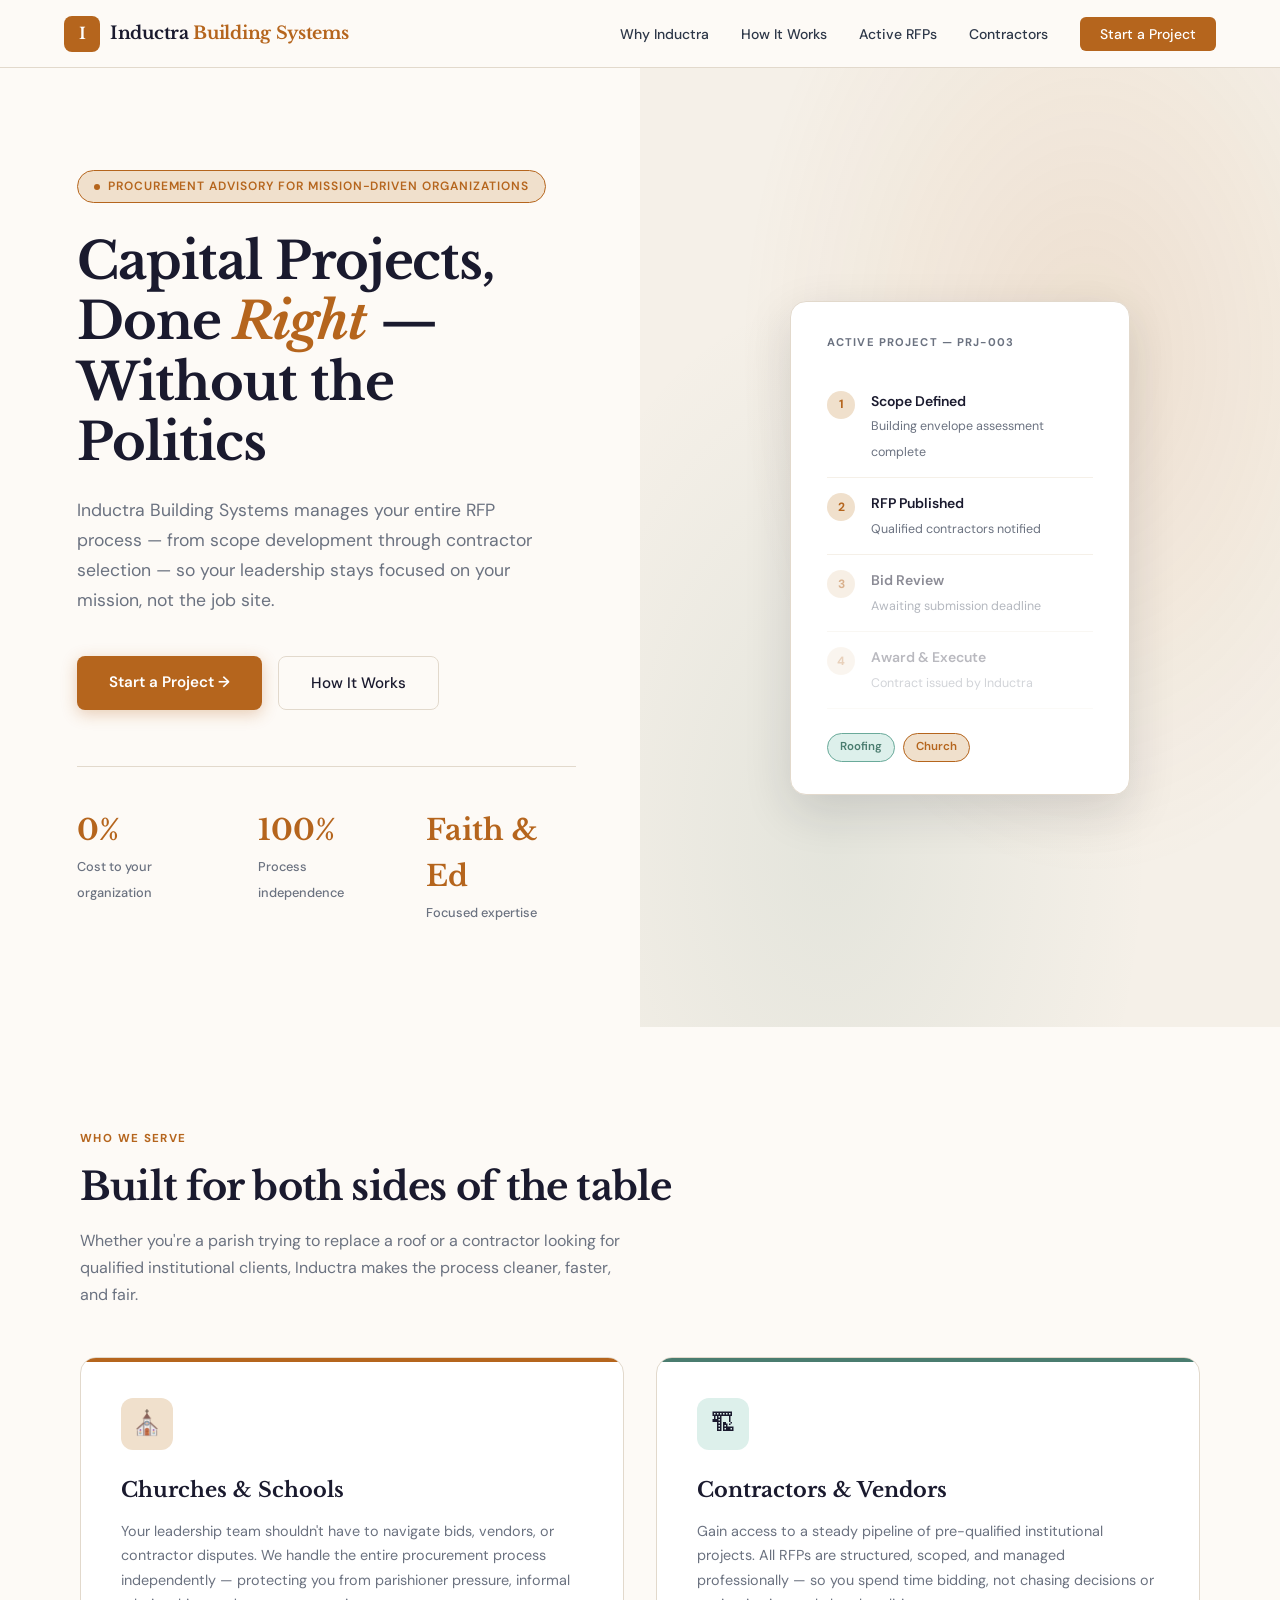
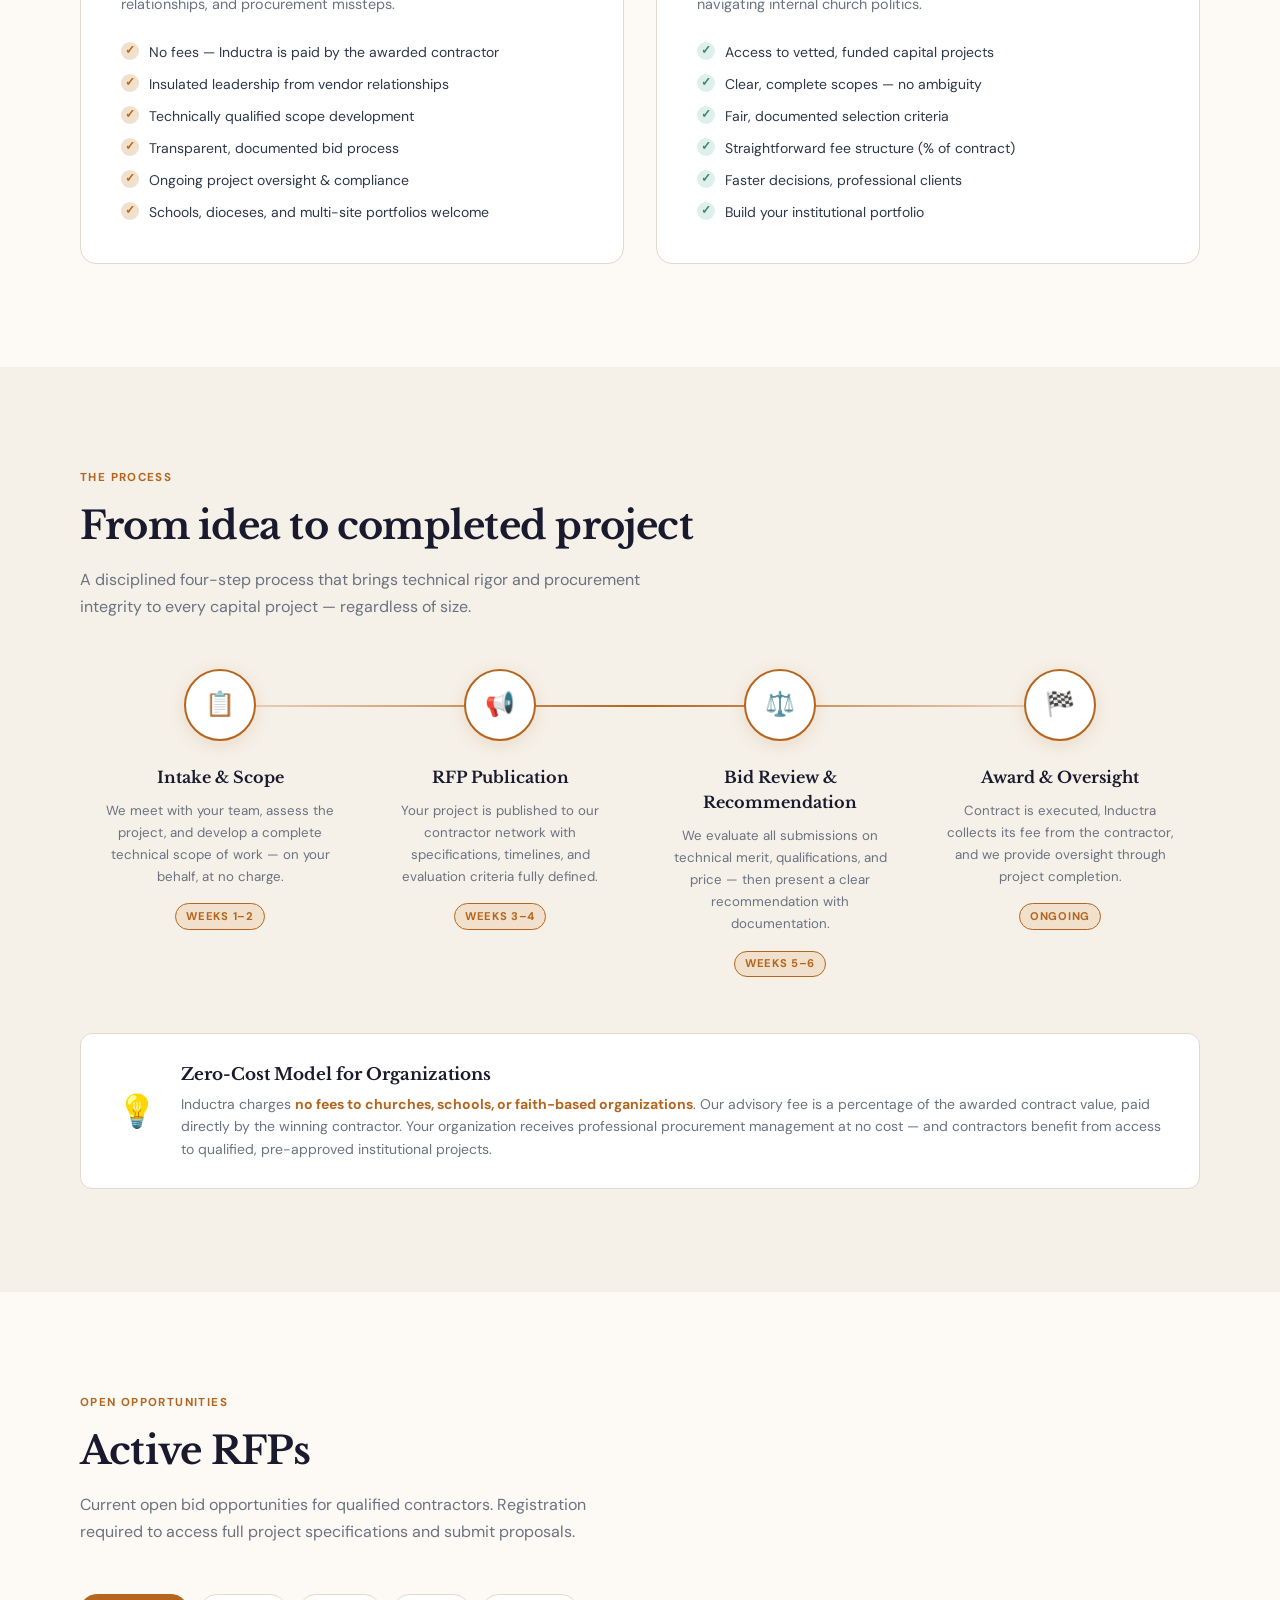
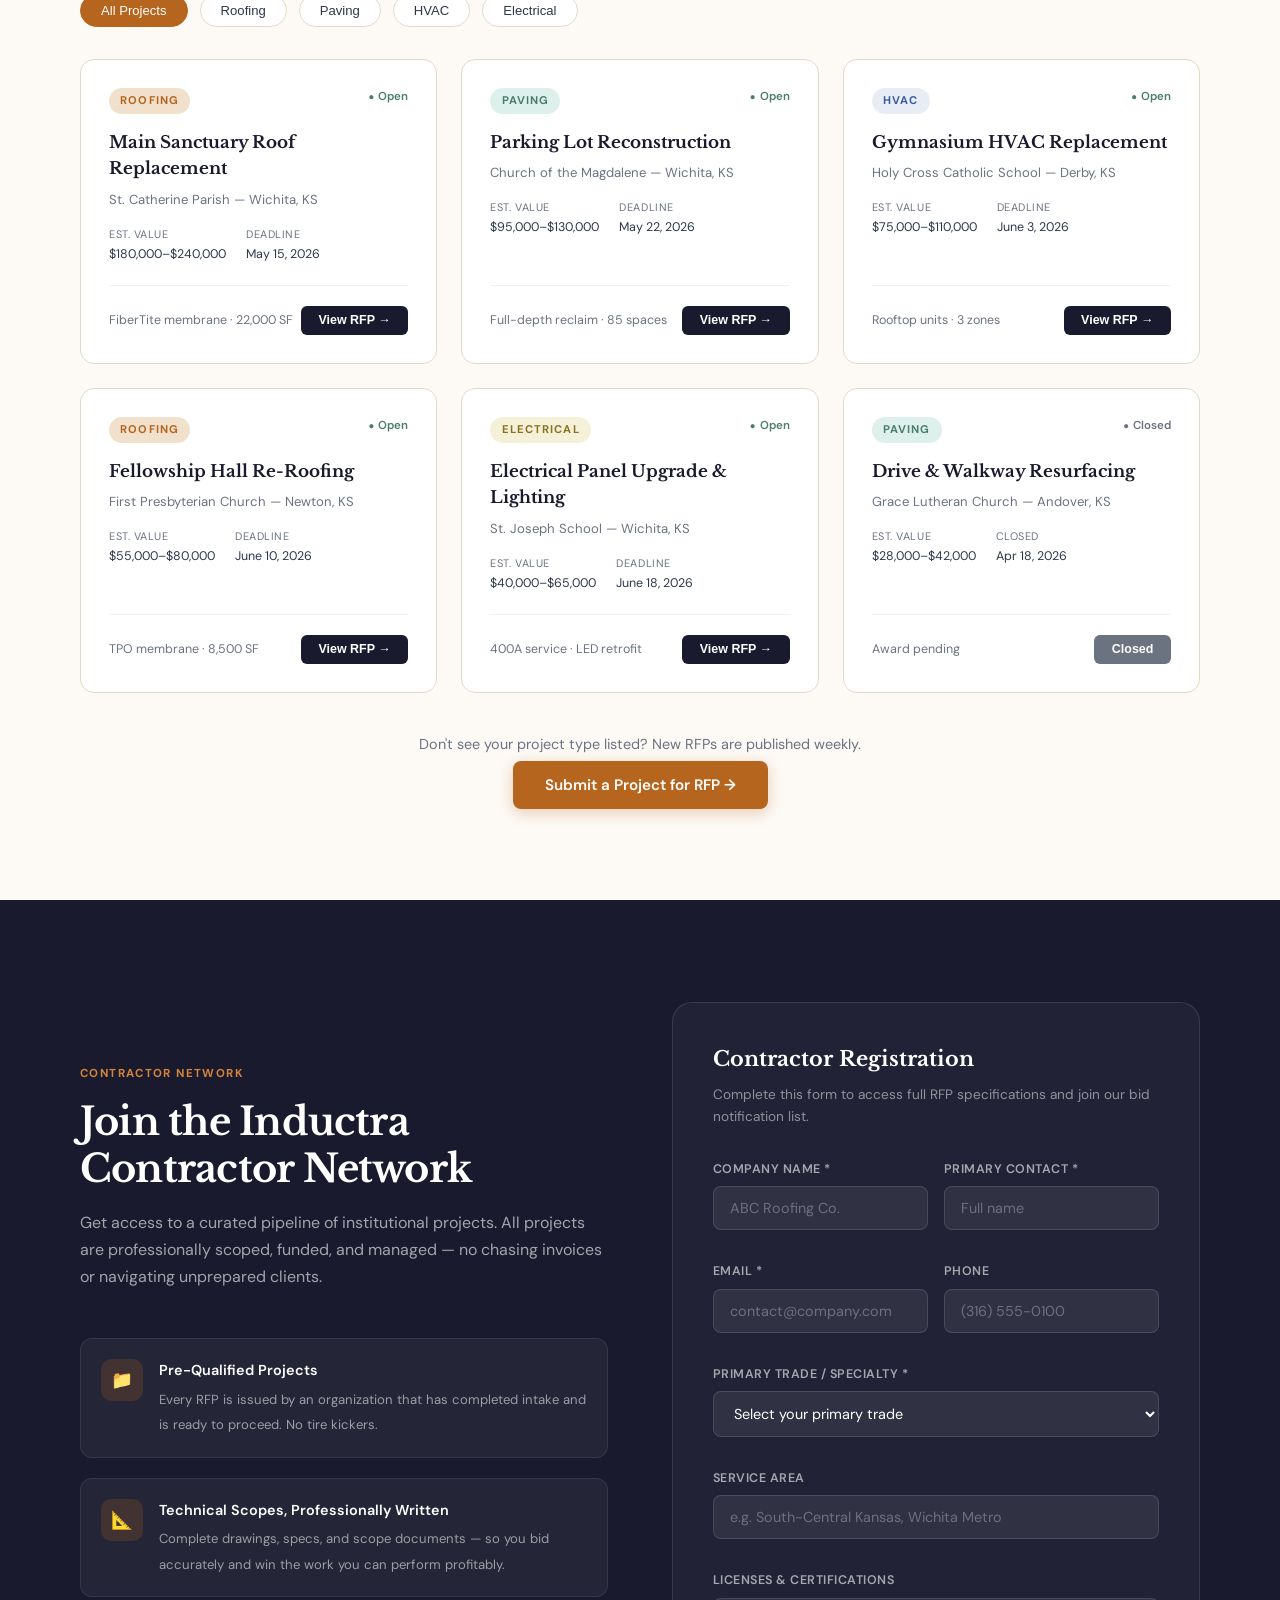
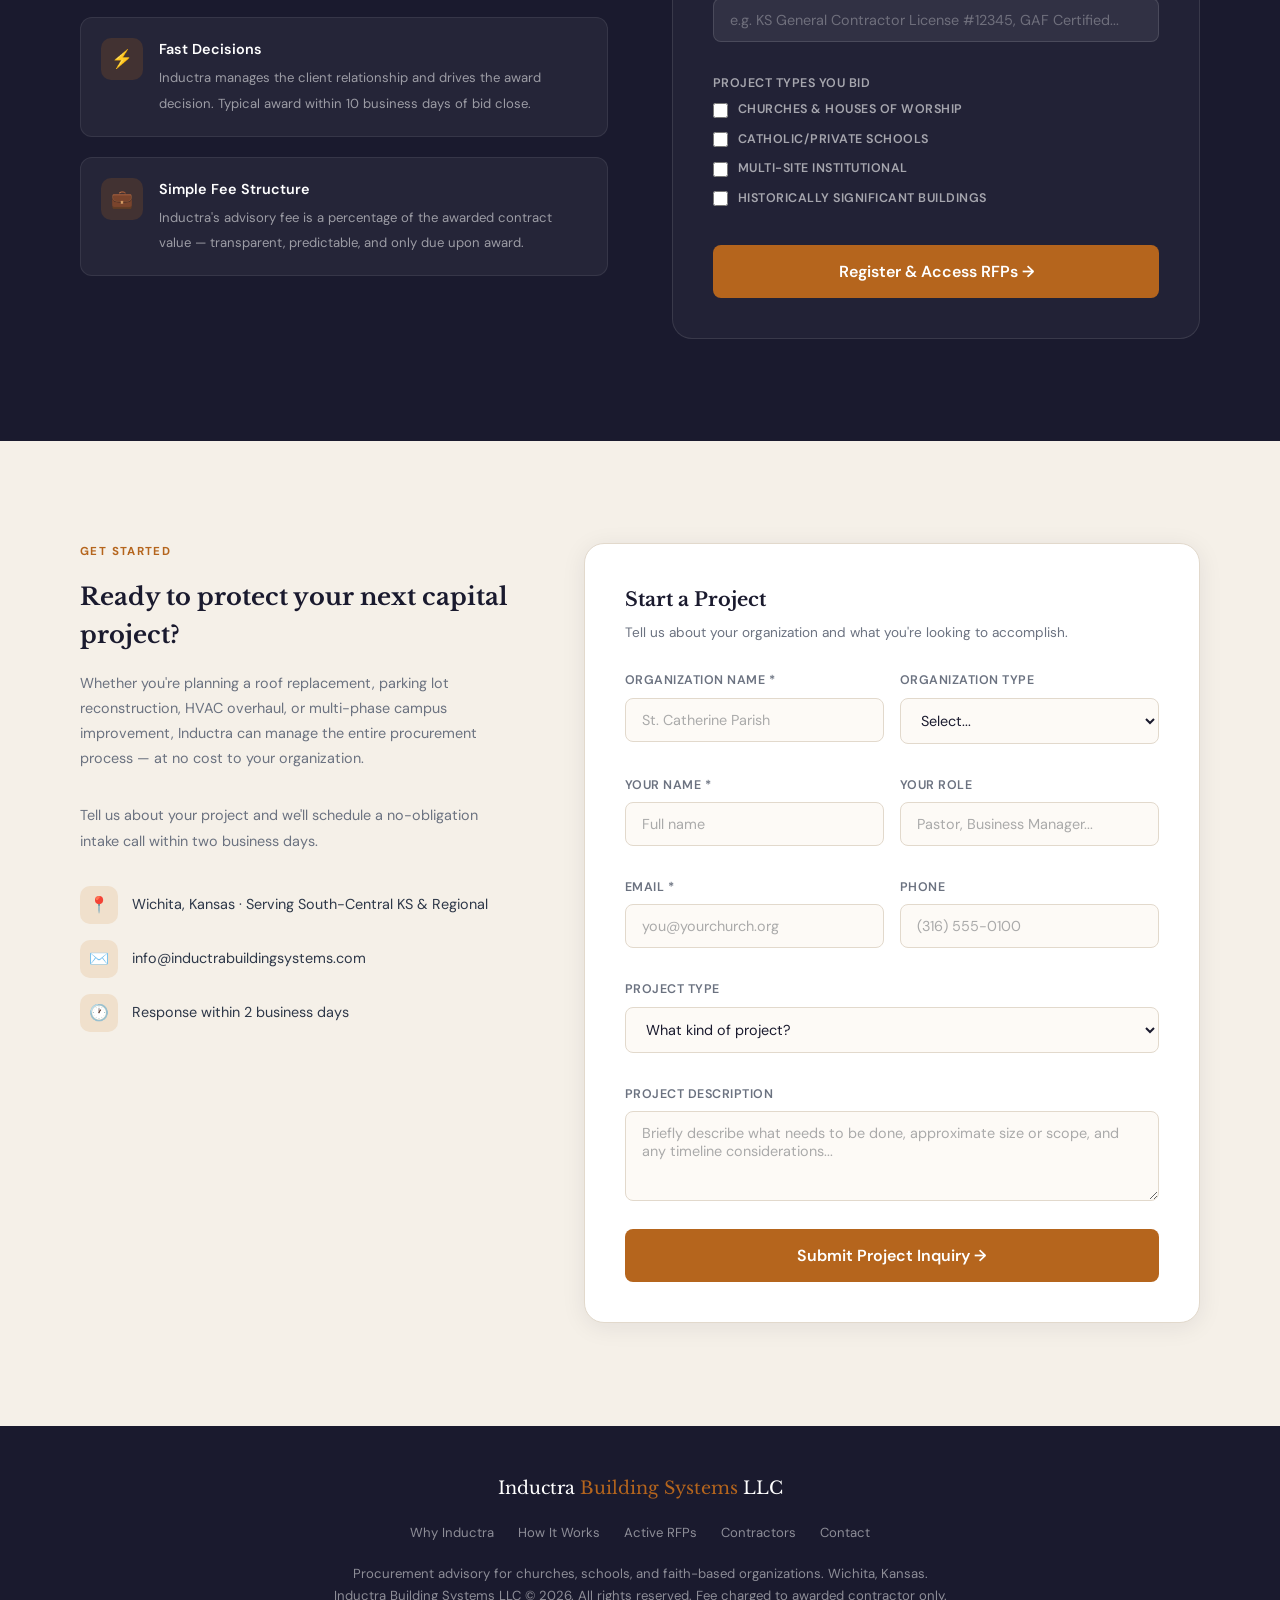
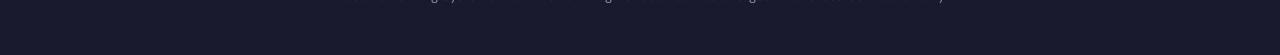
<file: inductra.html>
<!DOCTYPE html>
<html lang="en">
<head>
<meta charset="UTF-8">
<meta name="viewport" content="width=device-width, initial-scale=1.0">
<title>Inductra Building Systems | Procurement Advisory for Faith & Education</title>
<link href="https://fonts.googleapis.com/css2?family=Libre+Baskerville:ital,wght@0,400;0,700;1,400&family=DM+Sans:ital,opsz,wght@0,9..40,300;0,9..40,400;0,9..40,500;0,9..40,600;1,9..40,300&display=swap" rel="stylesheet">
<style>
  :root {
    --ink: #1a1a2e;
    --slate: #2d3748;
    --warm-white: #fdfaf6;
    --cream: #f5f0e8;
    --copper: #b5651d;
    --copper-light: #d4843a;
    --copper-pale: #f0e0cc;
    --sage: #4a7c6f;
    --sage-light: #6aaa9a;
    --sage-pale: #ddf0eb;
    --sand: #e8dcc8;
    --text-muted: #6b7280;
    --border: #e2d9cc;
    --shadow: 0 4px 24px rgba(26,26,46,0.08);
    --shadow-lg: 0 16px 48px rgba(26,26,46,0.14);
  }

  *, *::before, *::after { box-sizing: border-box; margin: 0; padding: 0; }

  html { scroll-behavior: smooth; }

  body {
    font-family: 'DM Sans', sans-serif;
    background: var(--warm-white);
    color: var(--ink);
    line-height: 1.6;
    overflow-x: hidden;
  }

  /* ─── NAV ─── */
  nav {
    position: fixed; top: 0; left: 0; right: 0; z-index: 100;
    background: rgba(253,250,246,0.94);
    backdrop-filter: blur(12px);
    border-bottom: 1px solid var(--border);
    padding: 0 clamp(1.5rem, 5vw, 4rem);
    height: 68px;
    display: flex; align-items: center; justify-content: space-between;
  }
  .nav-logo {
    display: flex; align-items: center; gap: 10px;
    text-decoration: none;
  }
  .nav-logo-mark {
    width: 36px; height: 36px;
    background: var(--copper);
    border-radius: 8px;
    display: flex; align-items: center; justify-content: center;
    color: #fff;
    font-family: 'Libre Baskerville', serif;
    font-size: 16px; font-weight: 700;
    letter-spacing: -0.5px;
  }
  .nav-logo-text {
    font-family: 'Libre Baskerville', serif;
    font-size: 1.1rem; font-weight: 700;
    color: var(--ink); letter-spacing: -0.3px;
  }
  .nav-logo-text span { color: var(--copper); }
  .nav-links {
    display: flex; align-items: center; gap: 2rem;
    list-style: none;
  }
  .nav-links a {
    text-decoration: none; color: var(--slate);
    font-size: 0.875rem; font-weight: 500;
    transition: color 0.2s;
  }
  .nav-links a:hover { color: var(--copper); }
  .nav-cta {
    background: var(--copper); color: #fff !important;
    padding: 0.5rem 1.25rem; border-radius: 6px;
    transition: background 0.2s !important;
  }
  .nav-cta:hover { background: var(--copper-light) !important; color: #fff !important; }

  /* ─── HERO ─── */
  #home {
    min-height: 100vh;
    padding: 68px 0 0;
    display: grid;
    grid-template-columns: 1fr 1fr;
    position: relative;
    overflow: hidden;
  }
  .hero-left {
    padding: clamp(4rem, 8vw, 7rem) clamp(2rem, 5vw, 5rem) clamp(4rem, 8vw, 7rem) clamp(2rem, 6vw, 7rem);
    display: flex; flex-direction: column; justify-content: center;
    position: relative; z-index: 2;
  }
  .hero-eyebrow {
    display: inline-flex; align-items: center; gap: 8px;
    background: var(--copper-pale); border: 1px solid var(--copper);
    color: var(--copper); border-radius: 100px;
    padding: 0.35rem 1rem; font-size: 0.75rem; font-weight: 600;
    letter-spacing: 0.08em; text-transform: uppercase;
    margin-bottom: 1.75rem;
    width: fit-content;
    opacity: 0; animation: fadeUp 0.7s 0.1s forwards;
  }
  .hero-eyebrow::before {
    content: ''; width: 6px; height: 6px;
    background: var(--copper); border-radius: 50%;
  }
  .hero-h1 {
    font-family: 'Libre Baskerville', serif;
    font-size: clamp(2.4rem, 4vw, 3.6rem);
    line-height: 1.18; letter-spacing: -0.02em;
    color: var(--ink); margin-bottom: 1.5rem;
    opacity: 0; animation: fadeUp 0.7s 0.2s forwards;
  }
  .hero-h1 em { color: var(--copper); font-style: italic; }
  .hero-sub {
    font-size: 1.1rem; line-height: 1.7;
    color: var(--text-muted); max-width: 460px;
    margin-bottom: 2.5rem;
    opacity: 0; animation: fadeUp 0.7s 0.35s forwards;
  }
  .hero-actions {
    display: flex; gap: 1rem; flex-wrap: wrap;
    opacity: 0; animation: fadeUp 0.7s 0.45s forwards;
  }
  .btn-primary {
    background: var(--copper); color: #fff;
    padding: 0.875rem 2rem; border-radius: 8px;
    font-size: 0.95rem; font-weight: 600;
    text-decoration: none; border: none; cursor: pointer;
    transition: background 0.2s, transform 0.15s, box-shadow 0.2s;
    box-shadow: 0 4px 16px rgba(181,101,29,0.3);
  }
  .btn-primary:hover { background: var(--copper-light); transform: translateY(-1px); box-shadow: 0 6px 20px rgba(181,101,29,0.4); }
  .btn-secondary {
    background: transparent; color: var(--ink);
    padding: 0.875rem 2rem; border-radius: 8px;
    font-size: 0.95rem; font-weight: 500;
    text-decoration: none; border: 1.5px solid var(--border);
    cursor: pointer; transition: border-color 0.2s, background 0.2s;
  }
  .btn-secondary:hover { border-color: var(--copper); background: var(--copper-pale); }

  .hero-stats {
    display: flex; gap: 2.5rem; margin-top: 3.5rem; padding-top: 2.5rem;
    border-top: 1px solid var(--border);
    opacity: 0; animation: fadeUp 0.7s 0.55s forwards;
  }
  .stat-item {}
  .stat-num {
    font-family: 'Libre Baskerville', serif;
    font-size: 1.8rem; font-weight: 700; color: var(--copper);
    display: block;
  }
  .stat-label { font-size: 0.8rem; color: var(--text-muted); font-weight: 500; }

  .hero-right {
    background: var(--cream);
    position: relative; overflow: hidden;
    display: flex; align-items: center; justify-content: center;
  }
  .hero-right::before {
    content: '';
    position: absolute; inset: 0;
    background:
      radial-gradient(ellipse at 70% 30%, rgba(181,101,29,0.12) 0%, transparent 55%),
      radial-gradient(ellipse at 30% 80%, rgba(74,124,111,0.1) 0%, transparent 50%);
  }
  .hero-visual {
    position: relative; z-index: 2;
    padding: 3rem;
    opacity: 0; animation: fadeIn 1s 0.6s forwards;
  }
  .process-card {
    background: #fff; border-radius: 16px;
    box-shadow: var(--shadow-lg);
    padding: 2rem 2.25rem; width: 340px;
    border: 1px solid var(--border);
  }
  .process-card-title {
    font-size: 0.7rem; font-weight: 700; letter-spacing: 0.1em;
    text-transform: uppercase; color: var(--text-muted);
    margin-bottom: 1.5rem;
  }
  .process-step {
    display: flex; align-items: flex-start; gap: 1rem;
    padding: 0.875rem 0;
    border-bottom: 1px solid var(--cream);
  }
  .process-step:last-child { border-bottom: none; padding-bottom: 0; }
  .step-num {
    width: 28px; height: 28px; border-radius: 50%;
    background: var(--copper-pale); color: var(--copper);
    font-size: 0.75rem; font-weight: 700;
    display: flex; align-items: center; justify-content: center;
    flex-shrink: 0; margin-top: 1px;
  }
  .step-text strong { display: block; font-size: 0.875rem; font-weight: 600; color: var(--ink); }
  .step-text span { font-size: 0.78rem; color: var(--text-muted); }
  .badge-row {
    display: flex; gap: 0.5rem; margin-top: 1.5rem;
  }
  .badge {
    background: var(--sage-pale); color: var(--sage);
    border: 1px solid var(--sage-light);
    padding: 0.25rem 0.75rem; border-radius: 100px;
    font-size: 0.72rem; font-weight: 600;
  }
  .badge.copper { background: var(--copper-pale); color: var(--copper); border-color: var(--copper); }

  /* ─── SECTION BASE ─── */
  section { padding: clamp(4rem, 8vw, 7rem) clamp(1.5rem, 5vw, 4rem); }
  .section-inner { max-width: 1120px; margin: 0 auto; }
  .section-eyebrow {
    font-size: 0.72rem; font-weight: 700; letter-spacing: 0.12em;
    text-transform: uppercase; color: var(--copper);
    margin-bottom: 1rem;
  }
  .section-h2 {
    font-family: 'Libre Baskerville', serif;
    font-size: clamp(1.9rem, 3vw, 2.7rem);
    line-height: 1.22; letter-spacing: -0.02em;
    color: var(--ink); margin-bottom: 1rem;
  }
  .section-sub {
    font-size: 1rem; color: var(--text-muted);
    max-width: 560px; line-height: 1.7;
    margin-bottom: 3rem;
  }

  /* ─── VALUE PROPS ─── */
  #about { background: var(--warm-white); }
  .audience-grid {
    display: grid; grid-template-columns: 1fr 1fr;
    gap: 2rem; margin-top: 3rem;
  }
  .audience-card {
    background: #fff; border: 1px solid var(--border);
    border-radius: 16px; padding: 2.5rem;
    position: relative; overflow: hidden;
    transition: box-shadow 0.3s, transform 0.3s;
  }
  .audience-card:hover { box-shadow: var(--shadow-lg); transform: translateY(-3px); }
  .audience-card::before {
    content: '';
    position: absolute; top: 0; left: 0; right: 0; height: 4px;
  }
  .audience-card.faith::before { background: var(--copper); }
  .audience-card.contractor::before { background: var(--sage); }
  .audience-icon {
    width: 52px; height: 52px; border-radius: 12px;
    display: flex; align-items: center; justify-content: center;
    font-size: 1.5rem; margin-bottom: 1.5rem;
  }
  .faith .audience-icon { background: var(--copper-pale); }
  .contractor .audience-icon { background: var(--sage-pale); }
  .audience-card h3 {
    font-family: 'Libre Baskerville', serif;
    font-size: 1.3rem; margin-bottom: 0.75rem; color: var(--ink);
  }
  .audience-card p { font-size: 0.9rem; color: var(--text-muted); line-height: 1.7; margin-bottom: 1.5rem; }
  .benefit-list { list-style: none; display: flex; flex-direction: column; gap: 0.6rem; }
  .benefit-list li {
    display: flex; align-items: flex-start; gap: 0.6rem;
    font-size: 0.875rem; color: var(--slate);
  }
  .benefit-list li::before {
    content: '✓'; font-weight: 700; font-size: 0.75rem;
    width: 18px; height: 18px; border-radius: 50%;
    display: flex; align-items: center; justify-content: center;
    flex-shrink: 0; margin-top: 1px;
  }
  .faith .benefit-list li::before { background: var(--copper-pale); color: var(--copper); }
  .contractor .benefit-list li::before { background: var(--sage-pale); color: var(--sage); }

  /* ─── HOW IT WORKS ─── */
  #how-it-works { background: var(--cream); }
  .steps-grid {
    display: grid; grid-template-columns: repeat(4, 1fr);
    gap: 0; position: relative;
  }
  .steps-grid::before {
    content: '';
    position: absolute; top: 36px; left: 10%; right: 10%; height: 2px;
    background: linear-gradient(90deg, var(--copper-pale), var(--copper), var(--copper-pale));
    z-index: 0;
  }
  .how-step {
    padding: 0 1.5rem; position: relative; z-index: 1;
    text-align: center;
    opacity: 0; animation: fadeUp 0.6s forwards;
  }
  .how-step:nth-child(1) { animation-delay: 0.1s; }
  .how-step:nth-child(2) { animation-delay: 0.25s; }
  .how-step:nth-child(3) { animation-delay: 0.4s; }
  .how-step:nth-child(4) { animation-delay: 0.55s; }
  .step-circle {
    width: 72px; height: 72px; border-radius: 50%;
    background: #fff; border: 2px solid var(--copper);
    display: flex; align-items: center; justify-content: center;
    margin: 0 auto 1.5rem;
    font-size: 1.5rem;
    box-shadow: 0 4px 16px rgba(181,101,29,0.15);
  }
  .how-step h4 {
    font-family: 'Libre Baskerville', serif;
    font-size: 1rem; margin-bottom: 0.6rem; color: var(--ink);
  }
  .how-step p { font-size: 0.83rem; color: var(--text-muted); line-height: 1.65; }
  .how-step .step-tag {
    display: inline-block; margin-top: 1rem;
    background: var(--copper-pale); color: var(--copper);
    border: 1px solid var(--copper); padding: 0.2rem 0.65rem;
    border-radius: 100px; font-size: 0.7rem; font-weight: 700;
    letter-spacing: 0.06em; text-transform: uppercase;
  }
  .fee-note {
    margin-top: 3.5rem; background: #fff;
    border: 1px solid var(--border); border-radius: 12px;
    padding: 1.75rem 2.25rem;
    display: flex; align-items: center; gap: 1.5rem;
  }
  .fee-icon { font-size: 2rem; flex-shrink: 0; }
  .fee-note h4 {
    font-family: 'Libre Baskerville', serif;
    font-size: 1.05rem; margin-bottom: 0.25rem; color: var(--ink);
  }
  .fee-note p { font-size: 0.875rem; color: var(--text-muted); line-height: 1.6; }
  .fee-note strong { color: var(--copper); }

  /* ─── ACTIVE RFPs ─── */
  #rfps { background: var(--warm-white); }
  .rfp-filters {
    display: flex; gap: 0.75rem; margin-bottom: 2rem; flex-wrap: wrap;
  }
  .filter-btn {
    padding: 0.5rem 1.25rem; border-radius: 100px;
    border: 1.5px solid var(--border);
    background: #fff; color: var(--slate);
    font-size: 0.82rem; font-weight: 500; cursor: pointer;
    transition: all 0.2s;
  }
  .filter-btn.active, .filter-btn:hover {
    background: var(--copper); border-color: var(--copper); color: #fff;
  }
  .rfp-grid { display: grid; grid-template-columns: repeat(3, 1fr); gap: 1.5rem; }
  .rfp-card {
    background: #fff; border: 1px solid var(--border);
    border-radius: 14px; padding: 1.75rem;
    transition: box-shadow 0.25s, transform 0.25s;
    display: flex; flex-direction: column;
  }
  .rfp-card:hover { box-shadow: var(--shadow-lg); transform: translateY(-2px); }
  .rfp-header { display: flex; justify-content: space-between; align-items: flex-start; margin-bottom: 1rem; }
  .rfp-category {
    font-size: 0.7rem; font-weight: 700; letter-spacing: 0.1em;
    text-transform: uppercase; padding: 0.25rem 0.7rem;
    border-radius: 100px;
  }
  .cat-roofing { background: var(--copper-pale); color: var(--copper); }
  .cat-paving { background: var(--sage-pale); color: var(--sage); }
  .cat-hvac { background: #e8edf5; color: #3b5b9c; }
  .cat-electrical { background: #f5f0d8; color: #8a7020; }
  .rfp-status {
    font-size: 0.72rem; font-weight: 600;
    display: flex; align-items: center; gap: 4px;
  }
  .status-open { color: var(--sage); }
  .status-open::before { content: '●'; font-size: 0.6rem; }
  .status-closed { color: var(--text-muted); }
  .status-closed::before { content: '●'; font-size: 0.6rem; }
  .rfp-card h4 {
    font-family: 'Libre Baskerville', serif;
    font-size: 1.05rem; margin-bottom: 0.35rem; color: var(--ink);
  }
  .rfp-org { font-size: 0.82rem; color: var(--text-muted); margin-bottom: 1rem; }
  .rfp-meta { display: flex; gap: 1.25rem; margin-bottom: 1.25rem; }
  .rfp-meta-item { font-size: 0.78rem; color: var(--slate); }
  .rfp-meta-item span { display: block; font-size: 0.68rem; color: var(--text-muted); text-transform: uppercase; letter-spacing: 0.05em; margin-bottom: 2px; }
  .rfp-card-footer { margin-top: auto; padding-top: 1.25rem; border-top: 1px solid var(--cream); display: flex; justify-content: space-between; align-items: center; }
  .rfp-scope { font-size: 0.78rem; color: var(--text-muted); }
  .btn-rfp {
    background: var(--ink); color: #fff;
    padding: 0.45rem 1.1rem; border-radius: 6px;
    font-size: 0.78rem; font-weight: 600; text-decoration: none;
    border: none; cursor: pointer;
    transition: background 0.2s;
  }
  .btn-rfp:hover { background: var(--copper); }
  .rfp-cta-row { margin-top: 2.5rem; text-align: center; }
  .rfp-cta-row p { font-size: 0.9rem; color: var(--text-muted); margin-bottom: 1rem; }

  /* ─── CONTRACTOR PORTAL ─── */
  #contractors { background: var(--ink); color: #fff; }
  #contractors .section-eyebrow { color: var(--copper-light); }
  #contractors .section-h2 { color: #fff; }
  #contractors .section-sub { color: rgba(255,255,255,0.6); }
  .contractor-layout { display: grid; grid-template-columns: 1fr 1fr; gap: 4rem; align-items: center; }
  .contractor-left {}
  .contractor-perks { display: flex; flex-direction: column; gap: 1.25rem; margin-top: 2rem; }
  .perk-row {
    display: flex; align-items: flex-start; gap: 1rem;
    background: rgba(255,255,255,0.05); border-radius: 12px;
    padding: 1.25rem; border: 1px solid rgba(255,255,255,0.08);
  }
  .perk-icon {
    width: 42px; height: 42px; border-radius: 10px;
    background: rgba(181,101,29,0.2); color: var(--copper-light);
    display: flex; align-items: center; justify-content: center;
    font-size: 1.1rem; flex-shrink: 0;
  }
  .perk-text strong { display: block; font-size: 0.9rem; font-weight: 600; margin-bottom: 0.2rem; }
  .perk-text span { font-size: 0.82rem; color: rgba(255,255,255,0.55); line-height: 1.5; }

  .reg-form {
    background: rgba(255,255,255,0.04);
    border: 1px solid rgba(255,255,255,0.1);
    border-radius: 20px; padding: 2.5rem;
  }
  .reg-form h3 {
    font-family: 'Libre Baskerville', serif;
    font-size: 1.3rem; margin-bottom: 0.5rem; color: #fff;
  }
  .reg-form p { font-size: 0.85rem; color: rgba(255,255,255,0.5); margin-bottom: 2rem; }
  .form-row { display: grid; grid-template-columns: 1fr 1fr; gap: 1rem; }
  .form-group { display: flex; flex-direction: column; gap: 0.4rem; margin-bottom: 1rem; }
  .form-group.full { grid-column: 1 / -1; }
  .form-group label { font-size: 0.78rem; font-weight: 600; color: rgba(255,255,255,0.6); letter-spacing: 0.04em; text-transform: uppercase; }
  .form-group input, .form-group select, .form-group textarea {
    background: rgba(255,255,255,0.07); border: 1px solid rgba(255,255,255,0.12);
    border-radius: 8px; padding: 0.75rem 1rem;
    color: #fff; font-size: 0.9rem; font-family: 'DM Sans', sans-serif;
    transition: border-color 0.2s;
    outline: none;
  }
  .form-group input::placeholder, .form-group textarea::placeholder { color: rgba(255,255,255,0.3); }
  .form-group select option { background: var(--ink); color: #fff; }
  .form-group input:focus, .form-group select:focus, .form-group textarea:focus {
    border-color: var(--copper);
  }
  .form-group textarea { resize: vertical; min-height: 90px; }
  .checkbox-group { display: flex; flex-direction: column; gap: 0.6rem; }
  .checkbox-item {
    display: flex; align-items: center; gap: 0.6rem;
    font-size: 0.85rem; color: rgba(255,255,255,0.7); cursor: pointer;
  }
  .checkbox-item input[type="checkbox"] { accent-color: var(--copper); width: 15px; height: 15px; cursor: pointer; }
  .btn-submit {
    width: 100%; background: var(--copper); color: #fff;
    padding: 1rem; border-radius: 8px; border: none;
    font-size: 1rem; font-weight: 600; cursor: pointer;
    margin-top: 1.25rem;
    transition: background 0.2s, transform 0.15s;
    font-family: 'DM Sans', sans-serif;
  }
  .btn-submit:hover { background: var(--copper-light); transform: translateY(-1px); }

  /* ─── CONTACT ─── */
  #contact { background: var(--cream); }
  .contact-layout { display: grid; grid-template-columns: 1fr 1.4fr; gap: 4rem; align-items: start; }
  .contact-info h3 {
    font-family: 'Libre Baskerville', serif;
    font-size: 1.5rem; margin-bottom: 1rem; color: var(--ink);
  }
  .contact-info p { font-size: 0.9rem; color: var(--text-muted); line-height: 1.75; margin-bottom: 2rem; }
  .contact-details { display: flex; flex-direction: column; gap: 1rem; }
  .contact-item {
    display: flex; align-items: center; gap: 0.875rem;
    font-size: 0.9rem; color: var(--slate);
  }
  .contact-item-icon {
    width: 38px; height: 38px; border-radius: 10px;
    background: var(--copper-pale); color: var(--copper);
    display: flex; align-items: center; justify-content: center;
    font-size: 1rem; flex-shrink: 0;
  }
  .contact-form-wrap {
    background: #fff; border: 1px solid var(--border);
    border-radius: 20px; padding: 2.5rem;
    box-shadow: var(--shadow);
  }
  .contact-form-wrap h3 {
    font-family: 'Libre Baskerville', serif;
    font-size: 1.2rem; margin-bottom: 0.4rem; color: var(--ink);
  }
  .contact-form-wrap > p { font-size: 0.85rem; color: var(--text-muted); margin-bottom: 1.75rem; }
  .light-group label { color: var(--text-muted) !important; }
  .light-group input, .light-group select, .light-group textarea {
    background: var(--warm-white) !important;
    border: 1px solid var(--border) !important;
    color: var(--ink) !important;
  }
  .light-group input::placeholder, .light-group textarea::placeholder { color: #aaa !important; }
  .light-group select option { background: #fff; color: var(--ink); }
  .light-group input:focus, .light-group select:focus, .light-group textarea:focus { border-color: var(--copper) !important; }
  .btn-submit-light {
    width: 100%; background: var(--copper); color: #fff;
    padding: 1rem; border-radius: 8px; border: none;
    font-size: 1rem; font-weight: 600; cursor: pointer;
    margin-top: 0.75rem;
    transition: background 0.2s, transform 0.15s;
    font-family: 'DM Sans', sans-serif;
  }
  .btn-submit-light:hover { background: var(--copper-light); transform: translateY(-1px); }

  /* ─── FOOTER ─── */
  footer {
    background: var(--ink); color: rgba(255,255,255,0.5);
    padding: 3rem clamp(1.5rem, 5vw, 4rem);
    text-align: center;
  }
  .footer-inner { max-width: 1120px; margin: 0 auto; }
  .footer-logo {
    font-family: 'Libre Baskerville', serif;
    font-size: 1.1rem; color: #fff; margin-bottom: 0.75rem;
  }
  .footer-logo span { color: var(--copper); }
  footer p { font-size: 0.82rem; line-height: 1.7; }
  .footer-links { display: flex; gap: 1.5rem; justify-content: center; margin: 1.25rem 0; flex-wrap: wrap; }
  .footer-links a { color: rgba(255,255,255,0.5); text-decoration: none; font-size: 0.82rem; transition: color 0.2s; }
  .footer-links a:hover { color: var(--copper-light); }

  /* ─── ANIMATIONS ─── */
  @keyframes fadeUp {
    from { opacity: 0; transform: translateY(20px); }
    to   { opacity: 1; transform: translateY(0); }
  }
  @keyframes fadeIn {
    from { opacity: 0; }
    to   { opacity: 1; }
  }

  /* ─── RESPONSIVE ─── */
  @media (max-width: 900px) {
    #home { grid-template-columns: 1fr; }
    .hero-right { display: none; }
    .audience-grid { grid-template-columns: 1fr; }
    .steps-grid { grid-template-columns: 1fr 1fr; }
    .steps-grid::before { display: none; }
    .rfp-grid { grid-template-columns: 1fr 1fr; }
    .contractor-layout { grid-template-columns: 1fr; }
    .contact-layout { grid-template-columns: 1fr; }
    .form-row { grid-template-columns: 1fr; }
    nav .nav-links { display: none; }
  }
  @media (max-width: 600px) {
    .steps-grid { grid-template-columns: 1fr; }
    .rfp-grid { grid-template-columns: 1fr; }
    .hero-stats { flex-wrap: wrap; gap: 1.5rem; }
  }

  /* ─── MODAL ─── */
  .modal-overlay {
    display: none; position: fixed; inset: 0;
    background: rgba(26,26,46,0.7); backdrop-filter: blur(4px);
    z-index: 200; align-items: center; justify-content: center;
  }
  .modal-overlay.open { display: flex; }
  .modal {
    background: #fff; border-radius: 20px;
    padding: 2.5rem; max-width: 500px; width: 90%;
    box-shadow: var(--shadow-lg);
    position: relative;
  }
  .modal-close {
    position: absolute; top: 1.25rem; right: 1.25rem;
    background: var(--cream); border: none; border-radius: 50%;
    width: 32px; height: 32px; cursor: pointer;
    font-size: 1rem; color: var(--slate);
    display: flex; align-items: center; justify-content: center;
  }
  .modal h3 {
    font-family: 'Libre Baskerville', serif;
    font-size: 1.3rem; margin-bottom: 0.5rem;
  }
  .modal p { font-size: 0.875rem; color: var(--text-muted); margin-bottom: 1.5rem; }

  /* Toast */
  .toast {
    position: fixed; bottom: 2rem; right: 2rem;
    background: var(--ink); color: #fff;
    padding: 1rem 1.5rem; border-radius: 10px;
    font-size: 0.875rem; font-weight: 500;
    box-shadow: var(--shadow-lg);
    display: none; z-index: 300;
    animation: fadeUp 0.3s;
  }
  .toast.show { display: block; }
  .toast span { color: var(--copper-light); }
</style>
</head>
<body>

<!-- NAV -->
<nav>
  <a href="#home" class="nav-logo">
    <div class="nav-logo-mark">I</div>
    <span class="nav-logo-text">Inductra <span>Building Systems</span></span>
  </a>
  <ul class="nav-links">
    <li><a href="#about">Why Inductra</a></li>
    <li><a href="#how-it-works">How It Works</a></li>
    <li><a href="#rfps">Active RFPs</a></li>
    <li><a href="#contractors">Contractors</a></li>
    <li><a href="#contact" class="nav-cta">Start a Project</a></li>
  </ul>
</nav>

<!-- HERO -->
<section id="home">
  <div class="hero-left">
    <div class="hero-eyebrow">Procurement Advisory for Mission-Driven Organizations</div>
    <h1 class="hero-h1">Capital Projects, Done <em>Right</em> — Without the Politics</h1>
    <p class="hero-sub">Inductra Building Systems manages your entire RFP process — from scope development through contractor selection — so your leadership stays focused on your mission, not the job site.</p>
    <div class="hero-actions">
      <a href="#contact" class="btn-primary">Start a Project →</a>
      <a href="#how-it-works" class="btn-secondary">How It Works</a>
    </div>
    <div class="hero-stats">
      <div class="stat-item">
        <span class="stat-num">0%</span>
        <span class="stat-label">Cost to your organization</span>
      </div>
      <div class="stat-item">
        <span class="stat-num">100%</span>
        <span class="stat-label">Process independence</span>
      </div>
      <div class="stat-item">
        <span class="stat-num">Faith &amp; Ed</span>
        <span class="stat-label">Focused expertise</span>
      </div>
    </div>
  </div>
  <div class="hero-right">
    <div class="hero-visual">
      <div class="process-card">
        <div class="process-card-title">Active Project — PRJ-003</div>
        <div class="process-step">
          <div class="step-num">1</div>
          <div class="step-text">
            <strong>Scope Defined</strong>
            <span>Building envelope assessment complete</span>
          </div>
        </div>
        <div class="process-step">
          <div class="step-num">2</div>
          <div class="step-text">
            <strong>RFP Published</strong>
            <span>Qualified contractors notified</span>
          </div>
        </div>
        <div class="process-step" style="opacity:0.5;">
          <div class="step-num">3</div>
          <div class="step-text">
            <strong>Bid Review</strong>
            <span>Awaiting submission deadline</span>
          </div>
        </div>
        <div class="process-step" style="opacity:0.3;">
          <div class="step-num">4</div>
          <div class="step-text">
            <strong>Award &amp; Execute</strong>
            <span>Contract issued by Inductra</span>
          </div>
        </div>
        <div class="badge-row">
          <span class="badge">Roofing</span>
          <span class="badge copper">Church</span>
        </div>
      </div>
    </div>
  </div>
</section>

<!-- WHY INDUCTRA -->
<section id="about">
  <div class="section-inner">
    <div class="section-eyebrow">Who We Serve</div>
    <h2 class="section-h2">Built for both sides of the table</h2>
    <p class="section-sub">Whether you're a parish trying to replace a roof or a contractor looking for qualified institutional clients, Inductra makes the process cleaner, faster, and fair.</p>

    <div class="audience-grid">
      <div class="audience-card faith">
        <div class="audience-icon">⛪</div>
        <h3>Churches &amp; Schools</h3>
        <p>Your leadership team shouldn't have to navigate bids, vendors, or contractor disputes. We handle the entire procurement process independently — protecting you from parishioner pressure, informal relationships, and procurement missteps.</p>
        <ul class="benefit-list">
          <li>No fees — Inductra is paid by the awarded contractor</li>
          <li>Insulated leadership from vendor relationships</li>
          <li>Technically qualified scope development</li>
          <li>Transparent, documented bid process</li>
          <li>Ongoing project oversight &amp; compliance</li>
          <li>Schools, dioceses, and multi-site portfolios welcome</li>
        </ul>
      </div>
      <div class="audience-card contractor">
        <div class="audience-icon">🏗</div>
        <h3>Contractors &amp; Vendors</h3>
        <p>Gain access to a steady pipeline of pre-qualified institutional projects. All RFPs are structured, scoped, and managed professionally — so you spend time bidding, not chasing decisions or navigating internal church politics.</p>
        <ul class="benefit-list">
          <li>Access to vetted, funded capital projects</li>
          <li>Clear, complete scopes — no ambiguity</li>
          <li>Fair, documented selection criteria</li>
          <li>Straightforward fee structure (% of contract)</li>
          <li>Faster decisions, professional clients</li>
          <li>Build your institutional portfolio</li>
        </ul>
      </div>
    </div>
  </div>
</section>

<!-- HOW IT WORKS -->
<section id="how-it-works">
  <div class="section-inner">
    <div class="section-eyebrow">The Process</div>
    <h2 class="section-h2">From idea to completed project</h2>
    <p class="section-sub">A disciplined four-step process that brings technical rigor and procurement integrity to every capital project — regardless of size.</p>

    <div class="steps-grid">
      <div class="how-step">
        <div class="step-circle">📋</div>
        <h4>Intake &amp; Scope</h4>
        <p>We meet with your team, assess the project, and develop a complete technical scope of work — on your behalf, at no charge.</p>
        <span class="step-tag">Weeks 1–2</span>
      </div>
      <div class="how-step">
        <div class="step-circle">📢</div>
        <h4>RFP Publication</h4>
        <p>Your project is published to our contractor network with specifications, timelines, and evaluation criteria fully defined.</p>
        <span class="step-tag">Weeks 3–4</span>
      </div>
      <div class="how-step">
        <div class="step-circle">⚖️</div>
        <h4>Bid Review &amp; Recommendation</h4>
        <p>We evaluate all submissions on technical merit, qualifications, and price — then present a clear recommendation with documentation.</p>
        <span class="step-tag">Weeks 5–6</span>
      </div>
      <div class="how-step">
        <div class="step-circle">🏁</div>
        <h4>Award &amp; Oversight</h4>
        <p>Contract is executed, Inductra collects its fee from the contractor, and we provide oversight through project completion.</p>
        <span class="step-tag">Ongoing</span>
      </div>
    </div>

    <div class="fee-note">
      <div class="fee-icon">💡</div>
      <div>
        <h4>Zero-Cost Model for Organizations</h4>
        <p>Inductra charges <strong>no fees to churches, schools, or faith-based organizations</strong>. Our advisory fee is a percentage of the awarded contract value, paid directly by the winning contractor. Your organization receives professional procurement management at no cost — and contractors benefit from access to qualified, pre-approved institutional projects.</p>
      </div>
    </div>
  </div>
</section>

<!-- ACTIVE RFPs -->
<section id="rfps">
  <div class="section-inner">
    <div class="section-eyebrow">Open Opportunities</div>
    <h2 class="section-h2">Active RFPs</h2>
    <p class="section-sub">Current open bid opportunities for qualified contractors. Registration required to access full project specifications and submit proposals.</p>

    <div class="rfp-filters">
      <button class="filter-btn active" onclick="filterRFPs('all', this)">All Projects</button>
      <button class="filter-btn" onclick="filterRFPs('roofing', this)">Roofing</button>
      <button class="filter-btn" onclick="filterRFPs('paving', this)">Paving</button>
      <button class="filter-btn" onclick="filterRFPs('hvac', this)">HVAC</button>
      <button class="filter-btn" onclick="filterRFPs('electrical', this)">Electrical</button>
    </div>

    <div class="rfp-grid" id="rfp-grid">

      <div class="rfp-card" data-category="roofing">
        <div class="rfp-header">
          <span class="rfp-category cat-roofing">Roofing</span>
          <span class="rfp-status status-open">Open</span>
        </div>
        <h4>Main Sanctuary Roof Replacement</h4>
        <div class="rfp-org">St. Catherine Parish — Wichita, KS</div>
        <div class="rfp-meta">
          <div class="rfp-meta-item"><span>Est. Value</span>$180,000–$240,000</div>
          <div class="rfp-meta-item"><span>Deadline</span>May 15, 2026</div>
        </div>
        <div class="rfp-card-footer">
          <span class="rfp-scope">FiberTite membrane · 22,000 SF</span>
          <button class="btn-rfp" onclick="openRFPModal('PRJ-001')">View RFP →</button>
        </div>
      </div>

      <div class="rfp-card" data-category="paving">
        <div class="rfp-header">
          <span class="rfp-category cat-paving">Paving</span>
          <span class="rfp-status status-open">Open</span>
        </div>
        <h4>Parking Lot Reconstruction</h4>
        <div class="rfp-org">Church of the Magdalene — Wichita, KS</div>
        <div class="rfp-meta">
          <div class="rfp-meta-item"><span>Est. Value</span>$95,000–$130,000</div>
          <div class="rfp-meta-item"><span>Deadline</span>May 22, 2026</div>
        </div>
        <div class="rfp-card-footer">
          <span class="rfp-scope">Full-depth reclaim · 85 spaces</span>
          <button class="btn-rfp" onclick="openRFPModal('PRJ-002')">View RFP →</button>
        </div>
      </div>

      <div class="rfp-card" data-category="hvac">
        <div class="rfp-header">
          <span class="rfp-category cat-hvac">HVAC</span>
          <span class="rfp-status status-open">Open</span>
        </div>
        <h4>Gymnasium HVAC Replacement</h4>
        <div class="rfp-org">Holy Cross Catholic School — Derby, KS</div>
        <div class="rfp-meta">
          <div class="rfp-meta-item"><span>Est. Value</span>$75,000–$110,000</div>
          <div class="rfp-meta-item"><span>Deadline</span>June 3, 2026</div>
        </div>
        <div class="rfp-card-footer">
          <span class="rfp-scope">Rooftop units · 3 zones</span>
          <button class="btn-rfp" onclick="openRFPModal('PRJ-003')">View RFP →</button>
        </div>
      </div>

      <div class="rfp-card" data-category="roofing">
        <div class="rfp-header">
          <span class="rfp-category cat-roofing">Roofing</span>
          <span class="rfp-status status-open">Open</span>
        </div>
        <h4>Fellowship Hall Re-Roofing</h4>
        <div class="rfp-org">First Presbyterian Church — Newton, KS</div>
        <div class="rfp-meta">
          <div class="rfp-meta-item"><span>Est. Value</span>$55,000–$80,000</div>
          <div class="rfp-meta-item"><span>Deadline</span>June 10, 2026</div>
        </div>
        <div class="rfp-card-footer">
          <span class="rfp-scope">TPO membrane · 8,500 SF</span>
          <button class="btn-rfp" onclick="openRFPModal('PRJ-004')">View RFP →</button>
        </div>
      </div>

      <div class="rfp-card" data-category="electrical">
        <div class="rfp-header">
          <span class="rfp-category cat-electrical">Electrical</span>
          <span class="rfp-status status-open">Open</span>
        </div>
        <h4>Electrical Panel Upgrade &amp; Lighting</h4>
        <div class="rfp-org">St. Joseph School — Wichita, KS</div>
        <div class="rfp-meta">
          <div class="rfp-meta-item"><span>Est. Value</span>$40,000–$65,000</div>
          <div class="rfp-meta-item"><span>Deadline</span>June 18, 2026</div>
        </div>
        <div class="rfp-card-footer">
          <span class="rfp-scope">400A service · LED retrofit</span>
          <button class="btn-rfp" onclick="openRFPModal('PRJ-005')">View RFP →</button>
        </div>
      </div>

      <div class="rfp-card" data-category="paving">
        <div class="rfp-header">
          <span class="rfp-category cat-paving">Paving</span>
          <span class="rfp-status status-closed">Closed</span>
        </div>
        <h4>Drive &amp; Walkway Resurfacing</h4>
        <div class="rfp-org">Grace Lutheran Church — Andover, KS</div>
        <div class="rfp-meta">
          <div class="rfp-meta-item"><span>Est. Value</span>$28,000–$42,000</div>
          <div class="rfp-meta-item"><span>Closed</span>Apr 18, 2026</div>
        </div>
        <div class="rfp-card-footer">
          <span class="rfp-scope">Award pending</span>
          <button class="btn-rfp" style="background:var(--text-muted); cursor:default;">Closed</button>
        </div>
      </div>

    </div>

    <div class="rfp-cta-row">
      <p>Don't see your project type listed? New RFPs are published weekly.</p>
      <a href="#contact" class="btn-primary">Submit a Project for RFP →</a>
    </div>
  </div>
</section>

<!-- CONTRACTOR PORTAL -->
<section id="contractors">
  <div class="section-inner">
    <div class="contractor-layout">
      <div class="contractor-left">
        <div class="section-eyebrow">Contractor Network</div>
        <h2 class="section-h2">Join the Inductra Contractor Network</h2>
        <p class="section-sub">Get access to a curated pipeline of institutional projects. All projects are professionally scoped, funded, and managed — no chasing invoices or navigating unprepared clients.</p>

        <div class="contractor-perks">
          <div class="perk-row">
            <div class="perk-icon">📁</div>
            <div class="perk-text">
              <strong>Pre-Qualified Projects</strong>
              <span>Every RFP is issued by an organization that has completed intake and is ready to proceed. No tire kickers.</span>
            </div>
          </div>
          <div class="perk-row">
            <div class="perk-icon">📐</div>
            <div class="perk-text">
              <strong>Technical Scopes, Professionally Written</strong>
              <span>Complete drawings, specs, and scope documents — so you bid accurately and win the work you can perform profitably.</span>
            </div>
          </div>
          <div class="perk-row">
            <div class="perk-icon">⚡</div>
            <div class="perk-text">
              <strong>Fast Decisions</strong>
              <span>Inductra manages the client relationship and drives the award decision. Typical award within 10 business days of bid close.</span>
            </div>
          </div>
          <div class="perk-row">
            <div class="perk-icon">💼</div>
            <div class="perk-text">
              <strong>Simple Fee Structure</strong>
              <span>Inductra's advisory fee is a percentage of the awarded contract value — transparent, predictable, and only due upon award.</span>
            </div>
          </div>
        </div>
      </div>

      <div class="reg-form">
        <h3>Contractor Registration</h3>
        <p>Complete this form to access full RFP specifications and join our bid notification list.</p>
        <div class="form-row">
          <div class="form-group">
            <label>Company Name *</label>
            <input type="text" placeholder="ABC Roofing Co.">
          </div>
          <div class="form-group">
            <label>Primary Contact *</label>
            <input type="text" placeholder="Full name">
          </div>
          <div class="form-group">
            <label>Email *</label>
            <input type="email" placeholder="contact@company.com">
          </div>
          <div class="form-group">
            <label>Phone</label>
            <input type="tel" placeholder="(316) 555-0100">
          </div>
          <div class="form-group full">
            <label>Primary Trade / Specialty *</label>
            <select>
              <option value="" disabled selected>Select your primary trade</option>
              <option>Roofing</option>
              <option>Paving / Concrete</option>
              <option>HVAC</option>
              <option>Electrical</option>
              <option>General Contractor</option>
              <option>Plumbing</option>
              <option>Masonry / Tuckpointing</option>
              <option>Other</option>
            </select>
          </div>
          <div class="form-group full">
            <label>Service Area</label>
            <input type="text" placeholder="e.g. South-Central Kansas, Wichita Metro">
          </div>
          <div class="form-group full">
            <label>Licenses &amp; Certifications</label>
            <input type="text" placeholder="e.g. KS General Contractor License #12345, GAF Certified...">
          </div>
          <div class="form-group full">
            <label>Project Types You Bid</label>
            <div class="checkbox-group">
              <label class="checkbox-item"><input type="checkbox"> Churches &amp; Houses of Worship</label>
              <label class="checkbox-item"><input type="checkbox"> Catholic/Private Schools</label>
              <label class="checkbox-item"><input type="checkbox"> Multi-Site Institutional</label>
              <label class="checkbox-item"><input type="checkbox"> Historically Significant Buildings</label>
            </div>
          </div>
        </div>
        <button class="btn-submit" onclick="submitForm('contractor')">Register &amp; Access RFPs →</button>
      </div>
    </div>
  </div>
</section>

<!-- CONTACT / START A PROJECT -->
<section id="contact">
  <div class="section-inner">
    <div class="contact-layout">
      <div class="contact-info">
        <div class="section-eyebrow">Get Started</div>
        <h3>Ready to protect your next capital project?</h3>
        <p>Whether you're planning a roof replacement, parking lot reconstruction, HVAC overhaul, or multi-phase campus improvement, Inductra can manage the entire procurement process — at no cost to your organization.</p>
        <p>Tell us about your project and we'll schedule a no-obligation intake call within two business days.</p>
        <div class="contact-details">
          <div class="contact-item">
            <div class="contact-item-icon">📍</div>
            <span>Wichita, Kansas · Serving South-Central KS &amp; Regional</span>
          </div>
          <div class="contact-item">
            <div class="contact-item-icon">✉️</div>
            <span>info@inductrabuildingsystems.com</span>
          </div>
          <div class="contact-item">
            <div class="contact-item-icon">🕐</div>
            <span>Response within 2 business days</span>
          </div>
        </div>
      </div>

      <div class="contact-form-wrap">
        <h3>Start a Project</h3>
        <p>Tell us about your organization and what you're looking to accomplish.</p>
        <div class="form-row">
          <div class="form-group light-group">
            <label>Organization Name *</label>
            <input type="text" placeholder="St. Catherine Parish">
          </div>
          <div class="form-group light-group">
            <label>Organization Type</label>
            <select>
              <option value="" disabled selected>Select...</option>
              <option>Catholic Parish</option>
              <option>Protestant Church</option>
              <option>Catholic School</option>
              <option>Private/Faith School</option>
              <option>Diocese / Archdiocese</option>
              <option>Other Nonprofit</option>
            </select>
          </div>
          <div class="form-group light-group">
            <label>Your Name *</label>
            <input type="text" placeholder="Full name">
          </div>
          <div class="form-group light-group">
            <label>Your Role</label>
            <input type="text" placeholder="Pastor, Business Manager...">
          </div>
          <div class="form-group light-group">
            <label>Email *</label>
            <input type="email" placeholder="you@yourchurch.org">
          </div>
          <div class="form-group light-group">
            <label>Phone</label>
            <input type="tel" placeholder="(316) 555-0100">
          </div>
          <div class="form-group light-group full">
            <label>Project Type</label>
            <select>
              <option value="" disabled selected>What kind of project?</option>
              <option>Roofing</option>
              <option>Paving / Parking Lot</option>
              <option>HVAC</option>
              <option>Electrical</option>
              <option>Multi-Trade / Campus</option>
              <option>Not Sure Yet</option>
            </select>
          </div>
          <div class="form-group light-group full">
            <label>Project Description</label>
            <textarea placeholder="Briefly describe what needs to be done, approximate size or scope, and any timeline considerations..."></textarea>
          </div>
        </div>
        <button class="btn-submit-light" onclick="submitForm('contact')">Submit Project Inquiry →</button>
      </div>
    </div>
  </div>
</section>

<!-- FOOTER -->
<footer>
  <div class="footer-inner">
    <div class="footer-logo">Inductra <span>Building Systems</span> LLC</div>
    <div class="footer-links">
      <a href="#about">Why Inductra</a>
      <a href="#how-it-works">How It Works</a>
      <a href="#rfps">Active RFPs</a>
      <a href="#contractors">Contractors</a>
      <a href="#contact">Contact</a>
    </div>
    <p>Procurement advisory for churches, schools, and faith-based organizations. Wichita, Kansas.<br>
    Inductra Building Systems LLC &copy; 2026. All rights reserved. Fee charged to awarded contractor only.</p>
  </div>
</footer>

<!-- RFP MODAL -->
<div class="modal-overlay" id="rfp-modal">
  <div class="modal">
    <button class="modal-close" onclick="closeModal()">✕</button>
    <h3 id="modal-title">Project Details</h3>
    <p id="modal-body"></p>
    <a href="#contractors" class="btn-primary" onclick="closeModal()" style="display:inline-block;margin-top:0.5rem;">Register to Access Full RFP →</a>
  </div>
</div>

<!-- TOAST -->
<div class="toast" id="toast">
  <span id="toast-msg">✓ Submitted successfully</span> — we'll be in touch shortly.
</div>

<script>
  // Filter RFPs
  function filterRFPs(cat, btn) {
    document.querySelectorAll('.filter-btn').forEach(b => b.classList.remove('active'));
    btn.classList.add('active');
    document.querySelectorAll('.rfp-card').forEach(card => {
      card.style.display = (cat === 'all' || card.dataset.category === cat) ? 'flex' : 'none';
    });
  }

  // RFP Modal data
  const rfpData = {
    'PRJ-001': {
      title: 'PRJ-001 · Sanctuary Roof Replacement — St. Catherine Parish',
      body: 'Full replacement of main sanctuary roof. Scope includes removal of existing 3-ply built-up system, installation of FiberTite KEE membrane over new insulation, and all associated flashing. Est. 22,000 SF. Pre-bid walk scheduled. Full specifications, drawings, and evaluation criteria available upon contractor registration.'
    },
    'PRJ-002': {
      title: 'PRJ-002 · Parking Lot Reconstruction — Church of the Magdalene',
      body: 'Full-depth reclaim and reconstruction of primary parking facility. 85 spaces plus drive lanes. Scope includes milling, base repair, new binder and surface course, striping, and ADA compliance upgrades. Full specifications and geotech report available upon contractor registration.'
    },
    'PRJ-003': {
      title: 'PRJ-003 · Gymnasium HVAC Replacement — Holy Cross Catholic School',
      body: 'Replacement of (3) aging rooftop units serving the gymnasium and adjacent corridors. Includes ductwork modifications, controls upgrade, and commissioning. School-year scheduling constraints apply. Full mechanical drawings available upon contractor registration.'
    },
    'PRJ-004': {
      title: 'PRJ-004 · Fellowship Hall Re-Roofing — First Presbyterian',
      body: 'Re-roofing of fellowship hall addition. TPO membrane over existing substrate with new edge metal and penetration flashings. Approximately 8,500 SF. Coordination with active building use required. Full specifications available upon contractor registration.'
    },
    'PRJ-005': {
      title: 'PRJ-005 · Electrical Panel Upgrade — St. Joseph School',
      body: 'Service upgrade from 200A to 400A, panel replacement, and LED lighting retrofit for classrooms and common areas. Work to be performed during summer break. Full electrical drawings and load calculations available upon contractor registration.'
    }
  };

  function openRFPModal(id) {
    const d = rfpData[id];
    document.getElementById('modal-title').textContent = d.title;
    document.getElementById('modal-body').textContent = d.body;
    document.getElementById('rfp-modal').classList.add('open');
  }

  function closeModal() {
    document.getElementById('rfp-modal').classList.remove('open');
  }

  document.getElementById('rfp-modal').addEventListener('click', function(e) {
    if (e.target === this) closeModal();
  });

  // Form submit
  function submitForm(type) {
    const msg = type === 'contractor' ? 'Registration received' : 'Project inquiry received';
    document.getElementById('toast-msg').textContent = '✓ ' + msg;
    const t = document.getElementById('toast');
    t.classList.add('show');
    setTimeout(() => t.classList.remove('show'), 4000);
  }

  // Scroll animation
  const observer = new IntersectionObserver((entries) => {
    entries.forEach(e => {
      if (e.isIntersecting) {
        e.target.style.opacity = '1';
        e.target.style.transform = 'translateY(0)';
      }
    });
  }, { threshold: 0.1 });

  document.querySelectorAll('.audience-card, .rfp-card, .perk-row, .fee-note').forEach(el => {
    el.style.opacity = '0';
    el.style.transform = 'translateY(16px)';
    el.style.transition = 'opacity 0.5s ease, transform 0.5s ease';
    observer.observe(el);
  });
</script>
</body>
</html>
</file>
